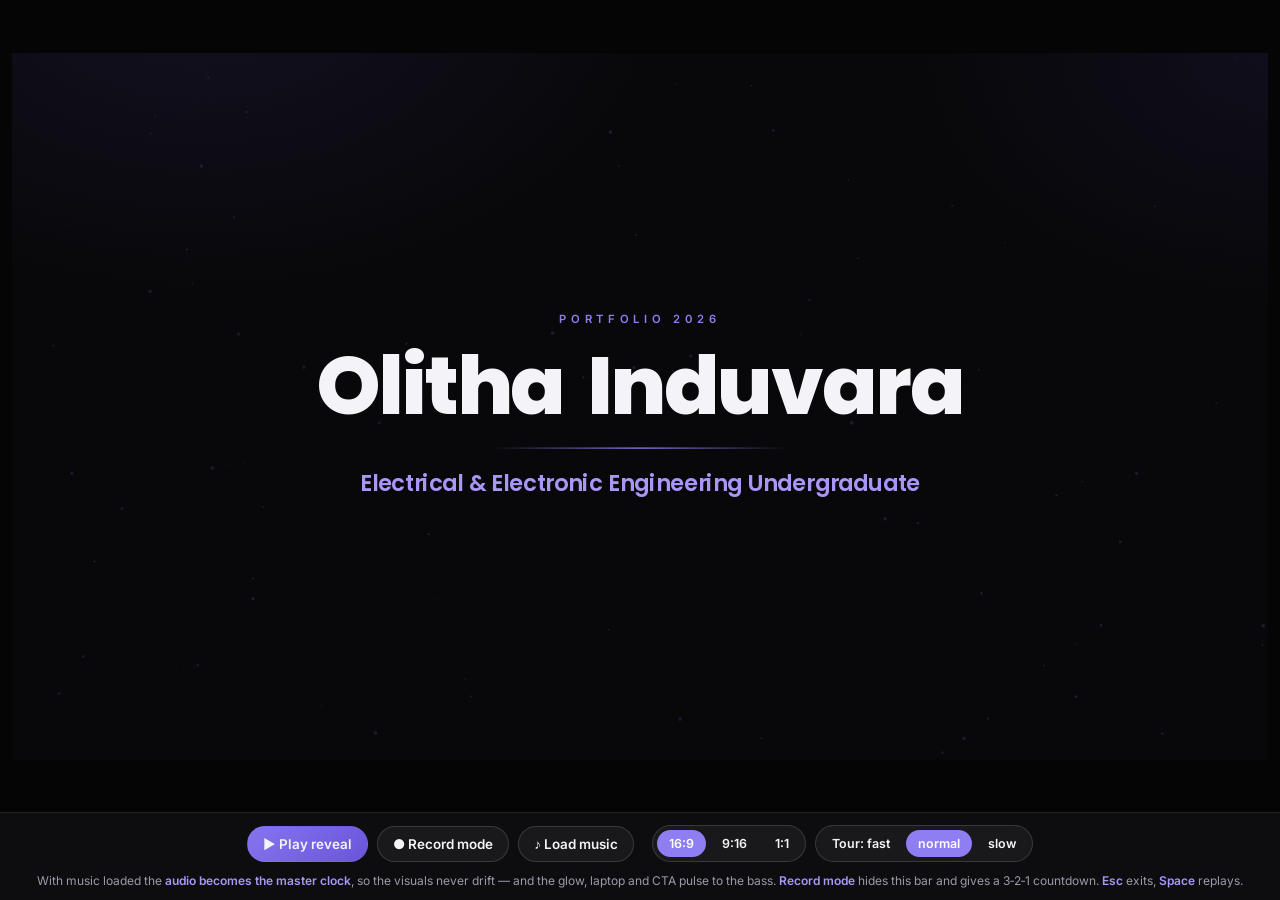
<file: reveal.html>
<!DOCTYPE html>
<html lang="en" data-theme="dark">
<head>
<meta charset="UTF-8">
<meta name="viewport" content="width=device-width, initial-scale=1.0">
<title>Portfolio Reveal — Olitha Induvara</title>
<link rel="preconnect" href="https://fonts.googleapis.com">
<link rel="preconnect" href="https://fonts.gstatic.com" crossorigin>
<link href="https://fonts.googleapis.com/css2?family=Inter:wght@400;500;600&family=Poppins:wght@500;600;700;800;900&display=swap" rel="stylesheet">
<style>
  :root{
    --bg:#08080a; --ink:#f4f4f8; --muted:#9a9aa9;
    --accent:#8f7df2; --accent-2:#a996f7;
    --w:1920px; --h:1080px; --s:1; --beat:0;
  }
  *{margin:0;padding:0;box-sizing:border-box}
  body{
    background:#050506; color:var(--ink);
    font-family:'Inter',system-ui,sans-serif;
    min-height:100vh; overflow:hidden;
    display:flex; flex-direction:column; align-items:center; justify-content:center;
  }

  /* ================= stage ================= */
  .stage-wrap{flex:1;width:100%;display:grid;place-items:center;overflow:hidden}
  .stage-box{position:relative}
  .stage{
    position:absolute; top:0; left:0;
    width:var(--w); height:var(--h);
    transform:scale(var(--s)); transform-origin:top left;
    overflow:hidden;
    background:
      radial-gradient(1200px 800px at 15% -10%, rgba(120,96,240,calc(.10 + var(--beat)*.14)), transparent 60%),
      radial-gradient(1000px 700px at 100% 0%, rgba(84,66,182,.10), transparent 55%),
      var(--bg);
  }
  .net{position:absolute;inset:0;width:100%;height:100%;opacity:calc(.4 + var(--beat)*.45)}

  .scene{position:absolute;inset:0;display:grid;place-items:center;opacity:0;pointer-events:none;
         transition:opacity .45s ease}
  .scene.on{opacity:1}

  /* ================= 1. intro ================= */
  .intro-inner{text-align:center;padding:0 6%}
  .kicker{
    font-size:calc(var(--h)*.016);font-weight:600;letter-spacing:.42em;
    text-transform:uppercase;color:var(--accent);margin-bottom:calc(var(--h)*.028);opacity:0;
  }
  .on .kicker{animation:up .55s cubic-bezier(.2,.8,.25,1) .05s both}
  .name{
    font-family:'Poppins',sans-serif;font-weight:800;
    font-size:calc(var(--h)*.115);line-height:1;letter-spacing:-.025em;
    display:flex;justify-content:center;flex-wrap:wrap;gap:0 .28em;
  }
  .name .word{display:flex}
  .name .ch{display:inline-block;opacity:0;transform:translateY(.45em);filter:blur(9px)}
  .on .name .ch{animation:chIn .5s cubic-bezier(.2,.8,.25,1) both}
  .rule{height:2px;width:0;margin:calc(var(--h)*.03) auto calc(var(--h)*.026);
        background:linear-gradient(90deg,transparent,var(--accent),transparent)}
  .on .rule{animation:ruleIn .6s cubic-bezier(.2,.8,.25,1) .5s both}
  .role{font-family:'Poppins',sans-serif;font-weight:600;
        font-size:calc(var(--h)*.032);color:var(--accent-2);opacity:0}
  .on .role{animation:up .55s cubic-bezier(.2,.8,.25,1) .62s both}

  /* ================= 2. hook ================= */
  .hook{text-align:center}
  .hook h2{font-family:'Poppins',sans-serif;font-weight:900;line-height:1.02;
           font-size:calc(var(--h)*.135);letter-spacing:-.03em}
  .hook .l1{display:block;opacity:0}
  .hook .l2{display:block;opacity:0;
    background:linear-gradient(100deg,#fff 10%,var(--accent-2) 55%,var(--accent) 95%);
    -webkit-background-clip:text;background-clip:text;-webkit-text-fill-color:transparent}
  .on .l1{animation:up .5s cubic-bezier(.2,.8,.25,1) .05s both}
  .on .l2{animation:up .5s cubic-bezier(.2,.8,.25,1) .22s both}
  .hook .url{margin-top:calc(var(--h)*.04);font-size:calc(var(--h)*.026);color:var(--muted);
             letter-spacing:.24em;text-transform:uppercase;opacity:0}
  .on .url{animation:up .5s ease .45s both}

  /* ================= 3. desktop tour ================= */
  .show{display:grid;place-items:center;width:100%;height:100%}
  .caption{position:absolute;left:6%;top:11%;font-family:'Poppins',sans-serif;text-align:left}
  .caption .c-k{font-size:calc(var(--h)*.016);font-weight:700;letter-spacing:.28em;
                text-transform:uppercase;color:var(--accent);margin-bottom:.5em}
  .caption .c-t{font-size:calc(var(--h)*.052);font-weight:800;letter-spacing:-.02em}
  .caption.swap .c-k,.caption.swap .c-t{animation:capIn .5s cubic-bezier(.2,.8,.25,1) both}
  .caption.swap .c-t{animation-delay:.06s}
  .stage[data-fmt="9x16"] .caption,
  .stage[data-fmt="1x1"] .caption{left:0;right:0;top:8%;padding:0 7%;text-align:center}

  .laptop{position:relative;opacity:0;transform-style:preserve-3d}
  .on .laptop{animation:deviceIn 1s cubic-bezier(.2,.8,.25,1) both}
  .laptop .lid{
    width:min(calc(var(--h)*1.02), calc(var(--w)*.80));padding:calc(var(--h)*.011);
    background:linear-gradient(150deg,#26262c,#141418);border-radius:calc(var(--h)*.016);
    box-shadow:0 40px 90px -30px rgba(0,0,0,.9),
               0 0 calc(var(--h)*.06) rgba(143,125,242,calc(var(--beat)*.5)),
               0 0 0 1px rgba(255,255,255,.07);
  }
  .laptop .screen{position:relative;width:100%;aspect-ratio:16/10;overflow:hidden;
                  border-radius:calc(var(--h)*.008);background:#0a0a0c}
  .laptop .base{
    width:min(calc(var(--h)*1.12), calc(var(--w)*.88));height:calc(var(--h)*.016);margin:0 auto;
    background:linear-gradient(180deg,#2b2b31,#17171b);
    border-radius:0 0 calc(var(--h)*.01) calc(var(--h)*.01);
    box-shadow:0 18px 34px -14px rgba(0,0,0,.85);
  }

  /* page dots for the tour */
  .pagedots{position:absolute;left:0;right:0;bottom:7%;display:flex;gap:calc(var(--h)*.011);
            justify-content:center;opacity:0}
  .on .pagedots{animation:up .6s ease .9s both}
  .pagedots i{width:calc(var(--h)*.008);height:calc(var(--h)*.008);border-radius:99px;
              background:rgba(255,255,255,.22);transition:all .4s ease}
  .pagedots i.a{background:var(--accent);width:calc(var(--h)*.032)}

  /* ================= 4. mobile ================= */
  .phone{position:relative;opacity:0}
  .on .phone{animation:deviceIn .9s cubic-bezier(.2,.8,.25,1) both}
  .phone .body{
    width:min(calc(var(--h)*.30), calc(var(--w)*.36));padding:calc(var(--h)*.009);
    background:linear-gradient(150deg,#26262c,#141418);border-radius:calc(var(--h)*.045);
    box-shadow:0 40px 90px -28px rgba(0,0,0,.9),
               0 0 calc(var(--h)*.05) rgba(143,125,242,calc(var(--beat)*.45)),
               0 0 0 1px rgba(255,255,255,.07);
  }
  .phone .screen{position:relative;width:100%;aspect-ratio:390/844;overflow:hidden;
                 border-radius:calc(var(--h)*.037);background:#0a0a0c}
  .phone .notch{position:absolute;top:calc(var(--h)*.016);left:50%;transform:translateX(-50%);
                width:26%;height:calc(var(--h)*.011);border-radius:99px;background:#0b0b0d;z-index:4}

  .frame{position:absolute;top:0;left:0;border:0;transform-origin:top left;
         transition:opacity .5s ease}
  .glare{position:absolute;inset:0;z-index:3;pointer-events:none;
    background:linear-gradient(115deg,transparent 35%,rgba(255,255,255,.09) 48%,transparent 60%);
    transform:translateX(-120%)}
  .on .glare{animation:sweep 2.6s ease 1s both}

  /* ================= 5. stats ================= */
  .stats{display:flex;gap:calc(var(--h)*.026);flex-wrap:wrap;justify-content:center;padding:0 7%}
  .stat{min-width:calc(var(--h)*.25);padding:calc(var(--h)*.04) calc(var(--h)*.03);
    border-radius:calc(var(--h)*.022);text-align:center;opacity:0;
    background:rgba(255,255,255,.045);border:1px solid rgba(255,255,255,.12);
    backdrop-filter:blur(16px)}
  .on .stat{animation:popIn .6s cubic-bezier(.2,.8,.3,1.1) both}
  .on .stat:nth-child(1){animation-delay:.08s}
  .on .stat:nth-child(2){animation-delay:.2s}
  .on .stat:nth-child(3){animation-delay:.32s}
  .on .stat:nth-child(4){animation-delay:.44s}
  .stat .n{font-family:'Poppins',sans-serif;font-weight:800;font-size:calc(var(--h)*.06);
    line-height:1;letter-spacing:-.02em;
    background:linear-gradient(120deg,#fff,var(--accent-2));
    -webkit-background-clip:text;background-clip:text;-webkit-text-fill-color:transparent}
  .stat .l{margin-top:.7em;font-size:calc(var(--h)*.018);color:var(--muted);line-height:1.45}

  /* ================= 6. end ================= */
  .end{text-align:center}
  .end .e-name{font-family:'Poppins',sans-serif;font-weight:800;
    font-size:calc(var(--h)*.085);letter-spacing:-.025em;opacity:0}
  .on .e-name{animation:up .7s cubic-bezier(.2,.8,.25,1) .05s both}
  .end .e-role{margin-top:.6em;font-size:calc(var(--h)*.026);color:var(--accent-2);
    font-weight:600;opacity:0}
  .on .e-role{animation:up .7s ease .25s both}
  .end .e-url{margin-top:calc(var(--h)*.05);display:inline-block;
    padding:calc(var(--h)*.022) calc(var(--h)*.05);border-radius:99px;
    font-family:'Poppins',sans-serif;font-weight:700;font-size:calc(var(--h)*.03);
    background:linear-gradient(135deg,#8574ef,#6a55d9);color:#fff;
    box-shadow:0 24px 60px -18px rgba(133,116,239,calc(.55 + var(--beat)*.45));opacity:0;
    transform-origin:center}
  .on .e-url{animation:popIn .7s cubic-bezier(.2,.8,.3,1.1) .45s both}
  .end .e-meta{margin-top:calc(var(--h)*.04);font-size:calc(var(--h)*.019);color:var(--muted);
    letter-spacing:.18em;text-transform:uppercase;opacity:0}
  .on .e-meta{animation:up .7s ease .7s both}

  /* ================= keyframes ================= */
  @keyframes up{from{opacity:0;transform:translateY(24px)}to{opacity:1;transform:none}}
  @keyframes capIn{from{opacity:0;transform:translateY(18px)}to{opacity:1;transform:none}}
  @keyframes chIn{to{opacity:1;transform:none;filter:blur(0)}}
  @keyframes ruleIn{from{width:0;opacity:0}to{width:min(46%,calc(var(--h)*.5));opacity:1}}
  @keyframes popIn{from{opacity:0;transform:translateY(26px) scale(.94)}to{opacity:1;transform:none}}
  @keyframes deviceIn{
    from{opacity:0;transform:perspective(2200px) rotateX(14deg) rotateY(-10deg) scale(.88) translateY(50px)}
    to{opacity:1;transform:perspective(2200px) rotateX(0) rotateY(0) scale(1) translateY(0)}}
  @keyframes sweep{from{transform:translateX(-120%)}to{transform:translateX(120%)}}

  .bar{position:absolute;left:0;bottom:0;height:3px;width:0;background:var(--accent);z-index:9}

  /* ================= controls ================= */
  .controls{display:flex;gap:9px;align-items:center;flex-wrap:wrap;justify-content:center;
    padding:12px 16px;background:#0d0d10;border-top:1px solid rgba(255,255,255,.08);width:100%}
  button,.seg,label.file{font-family:'Inter',sans-serif;font-size:.84rem;font-weight:600;
    padding:9px 15px;border-radius:99px;border:1px solid rgba(255,255,255,.14);
    background:rgba(255,255,255,.05);color:var(--ink);cursor:pointer;transition:all .18s ease}
  button:hover,label.file:hover{border-color:var(--accent);color:var(--accent-2)}
  button.primary{background:linear-gradient(135deg,#8574ef,#6a55d9);border-color:transparent}
  button.primary:hover{color:#fff;filter:brightness(1.1)}
  .seg{display:flex;gap:4px;padding:4px}
  .seg button{padding:6px 12px;border:0;background:transparent;font-size:.78rem}
  .seg button.active{background:var(--accent);color:#fff}
  .hint{color:var(--muted);font-size:.75rem;flex-basis:100%;text-align:center;margin-top:2px}
  .hint b{color:var(--accent-2);font-weight:600}
  #audioFile{display:none}
  .track{color:var(--accent-2);font-size:.78rem;max-width:190px;overflow:hidden;
         text-overflow:ellipsis;white-space:nowrap}
  body.rec .controls{display:none}
  body.rec{background:#000}
  .countdown{position:absolute;inset:0;display:none;place-items:center;z-index:20;background:#000;
    font-family:'Poppins',sans-serif;font-weight:800;font-size:calc(var(--h)*.16);color:#fff}
  .countdown.on{display:grid}
</style>
</head>
<body>

<div class="stage-wrap">
 <div class="stage-box" id="stageBox">
  <div class="stage" id="stage">
    <canvas class="net" id="net"></canvas>

    <section class="scene" data-scene="intro">
      <div class="intro-inner">
        <p class="kicker">Portfolio 2026</p>
        <h1 class="name" id="nameEl"></h1>
        <div class="rule"></div>
        <p class="role">Electrical &amp; Electronic Engineering Undergraduate</p>
      </div>
    </section>

    <section class="scene hook" data-scene="hook">
      <div>
        <h2><span class="l1">My portfolio</span><span class="l2">is now live.</span></h2>
        <p class="url">University of Peradeniya</p>
      </div>
    </section>

    <section class="scene show" data-scene="desktop">
      <div class="caption" id="deskCap"><p class="c-k"></p><p class="c-t"></p></div>
      <div class="laptop">
        <div class="lid">
          <div class="screen" id="deskScreen">
            <iframe class="frame" id="fA" width="1440" height="900" scrolling="no" title="Preview A"></iframe>
            <iframe class="frame" id="fB" width="1440" height="900" scrolling="no" title="Preview B" style="opacity:0"></iframe>
            <span class="glare"></span>
          </div>
        </div>
        <div class="base"></div>
      </div>
      <div class="pagedots" id="pageDots"></div>
    </section>

    <section class="scene show" data-scene="mobile">
      <div class="caption"><p class="c-k">Designed for every screen</p><p class="c-t">Fully responsive</p></div>
      <div class="phone">
        <div class="body">
          <div class="screen" id="phoneScreen">
            <span class="notch"></span>
            <iframe class="frame" id="phoneFrame" width="390" height="844" scrolling="no" title="Mobile preview"></iframe>
            <span class="glare"></span>
          </div>
        </div>
      </div>
    </section>

    <section class="scene" data-scene="stats">
      <div class="stats">
        <div class="stat"><p class="n">9</p><p class="l">Engineering<br>projects</p></div>
        <div class="stat"><p class="n">2nd</p><p class="l">Place — Idea to<br>Invention 2025</p></div>
        <div class="stat"><p class="n">5</p><p class="l">Asteroid search<br>campaigns</p></div>
        <div class="stat"><p class="n">140+</p><p class="l">LED walls — EngEx<br>2025 media lead</p></div>
      </div>
    </section>

    <section class="scene end" data-scene="end">
      <div>
        <p class="e-name">Olitha Induvara</p>
        <p class="e-role">Electrical &amp; Electronic Engineering Undergraduate</p>
        <p class="e-url">View the portfolio</p>
        <p class="e-meta">olithainduvara@gmail.com</p>
      </div>
    </section>

    <div class="bar" id="bar"></div>
    <div class="countdown" id="countdown"></div>
  </div>
 </div>
</div>

<div class="controls">
  <button class="primary" id="play">▶ Play reveal</button>
  <button id="rec">● Record mode</button>
  <label class="file" for="audioFile">♪ Load music</label>
  <input type="file" id="audioFile" accept="audio/*">
  <span class="track" id="trackName"></span>
  <div class="seg" id="fmt">
    <button data-f="16x9" class="active">16:9</button>
    <button data-f="9x16">9:16</button>
    <button data-f="1x1">1:1</button>
  </div>
  <div class="seg" id="speed">
    <button data-p="2600" >Tour: fast</button>
    <button data-p="3400" class="active">normal</button>
    <button data-p="4400">slow</button>
  </div>
  <p class="hint">
    With music loaded the <b>audio becomes the master clock</b>, so the visuals never drift —
    and the glow, laptop and CTA pulse to the bass. <b>Record mode</b> hides this bar and gives a 3‑2‑1 countdown. <b>Esc</b> exits, <b>Space</b> replays.
  </p>
</div>

<script>
(function(){
  'use strict';

  /* ============ the full site tour — every tab ============ */
  const PAGES = [
    { f:'index.html',        k:'The story',             t:'Bio &amp; Education', s:1500 },
    { f:'projects.html',     k:'Engineering in action', t:'Projects',            s:2100 },
    { f:'achievements.html', k:'Milestones',            t:'Achievements',        s:1700 },
    { f:'events.html',       k:'Community &amp; events',t:'Participations',      s:1900 },
    { f:'skills.html',       k:'Beyond engineering',    t:'Skills',              s:2200 },
    { f:'experience.html',   k:'My journey',            t:'Experience',          s:1400 },
    { f:'photography.html',  k:'Creative work',         t:'Photography',         s:1700 }
  ];
  let PAGE_DUR = 3400;

  /* ============ formats ============ */
  const FORMATS = { '16x9':[1920,1080], '9x16':[1080,1920], '1x1':[1080,1080] };
  const stage = document.getElementById('stage');
  let fmt = '16x9';

  function applyFormat(){
    const [w,h] = FORMATS[fmt];
    stage.style.setProperty('--w', w+'px');
    stage.style.setProperty('--h', h+'px');
    stage.dataset.fmt = fmt;
    fit(); netSize();
  }
  function fit(){
    const [w,h] = FORMATS[fmt];
    const wrap = document.querySelector('.stage-wrap').getBoundingClientRect();
    const s = Math.max(Math.min((wrap.width-24)/w, (wrap.height-24)/h), 0.05);
    stage.style.setProperty('--s', s);
    const box = document.getElementById('stageBox');
    box.style.width = (w*s)+'px'; box.style.height = (h*s)+'px';
  }
  window.addEventListener('resize', ()=>{ fit(); layoutFrames(); });

  document.getElementById('fmt').addEventListener('click', e=>{
    const b = e.target.closest('button'); if(!b) return;
    document.querySelectorAll('#fmt button').forEach(x=>x.classList.remove('active'));
    b.classList.add('active'); fmt = b.dataset.f; applyFormat(); layoutFrames();
  });
  document.getElementById('speed').addEventListener('click', e=>{
    const b = e.target.closest('button'); if(!b) return;
    document.querySelectorAll('#speed button').forEach(x=>x.classList.remove('active'));
    b.classList.add('active'); PAGE_DUR = +b.dataset.p; buildTimeline();
  });

  /* ============ name letters ============ */
  const nameEl = document.getElementById('nameEl');
  'Olitha Induvara'.split(' ').forEach((word, wi)=>{
    const w = document.createElement('span'); w.className='word';
    word.split('').forEach((ch,i)=>{
      const s = document.createElement('span');
      s.className='ch'; s.textContent=ch;
      s.style.animationDelay = (0.12 + (wi*7+i)*0.028)+'s';
      w.appendChild(s);
    });
    nameEl.appendChild(w);
  });

  /* ============ particle net (beat reactive) ============ */
  const cv = document.getElementById('net'), cx = cv.getContext('2d');
  let pts=[], W=0, H=0;
  function netSize(){
    const [w,h] = FORMATS[fmt];
    W = cv.width = w; H = cv.height = h;
    pts = Array.from({length: Math.round(w*h/26000)}, ()=>({
      x:Math.random()*W, y:Math.random()*H,
      vx:(Math.random()-.5)*.35, vy:(Math.random()-.5)*.35, r:Math.random()*1.8+1
    }));
  }
  function netFrame(){
    cx.clearRect(0,0,W,H);
    const b = beat;
    for(const p of pts){
      p.x += p.vx*(1+b*1.6); p.y += p.vy*(1+b*1.6);
      if(p.x<0||p.x>W) p.vx*=-1;
      if(p.y<0||p.y>H) p.vy*=-1;
    }
    for(let i=0;i<pts.length;i++)for(let j=i+1;j<pts.length;j++){
      const a=pts[i],c=pts[j],d=Math.hypot(a.x-c.x,a.y-c.y);
      if(d<170){
        cx.strokeStyle='rgba(143,125,242,'+((0.13+b*0.2)*(1-d/170))+')';
        cx.lineWidth=1; cx.beginPath(); cx.moveTo(a.x,a.y); cx.lineTo(c.x,c.y); cx.stroke();
      }
    }
    cx.fillStyle='rgba(143,125,242,'+(0.4+b*0.4)+')';
    for(const p of pts){ cx.beginPath(); cx.arc(p.x,p.y,p.r*(1+b*.5),0,7); cx.fill(); }
    requestAnimationFrame(netFrame);
  }

  /* ============ live site frames ============ */
  const fA = document.getElementById('fA'), fB = document.getElementById('fB');
  const phoneFrame = document.getElementById('phoneFrame');
  let front = fA, back = fB;

  function layoutFrames(){
    [[fA,'deskScreen',1440],[fB,'deskScreen',1440],[phoneFrame,'phoneScreen',390]]
    .forEach(([f, boxId, natW])=>{
      const box = document.getElementById(boxId); if(!box || !f) return;
      const r = box.getBoundingClientRect();
      const sc = parseFloat(getComputedStyle(stage).getPropertyValue('--s')) || 1;
      f.style.transform = 'scale(' + ((r.width/sc)/natW) + ')';
    });
  }
  function styleFrame(f){
    try{
      const d = f.contentDocument;
      d.documentElement.dataset.theme = 'dark';
      d.documentElement.style.scrollBehavior = 'auto';
    }catch(e){}
  }
  [fA,fB,phoneFrame].forEach(f=>f.addEventListener('load', ()=>{ styleFrame(f); layoutFrames(); }));

  function scrollFrame(f, to, dur){
    let win; try{ win=f.contentWindow; }catch(e){ return; }
    if(!win) return;
    const from = win.scrollY||0, t0 = performance.now();
    (function step(now){
      const p = Math.min((now-t0)/dur,1);
      const e = p<.5 ? 2*p*p : 1-Math.pow(-2*p+2,2)/2;
      try{ win.scrollTo(0, from+(to-from)*e); }catch(err){ return; }
      if(p<1 && playing) requestAnimationFrame(step);
    })(t0);
  }

  /* page dots */
  const dotsEl = document.getElementById('pageDots');
  PAGES.forEach(()=>dotsEl.appendChild(document.createElement('i')));
  const dots = [...dotsEl.children];

  const capEl = document.getElementById('deskCap');
  function gotoPage(i){
    const p = PAGES[i];
    capEl.classList.remove('swap'); void capEl.offsetWidth; capEl.classList.add('swap');
    capEl.querySelector('.c-k').innerHTML = p.k;
    capEl.querySelector('.c-t').innerHTML = p.t;

    if(i > 0){                       // crossfade to the preloaded frame
      front.style.opacity = 0;
      back.style.opacity  = 1;
      const tmp = front; front = back; back = tmp;
    }
    try{ front.contentWindow.scrollTo(0,0); }catch(e){}
    scrollFrame(front, p.s, PAGE_DUR - 700);
    if(PAGES[i+1]) back.src = PAGES[i+1].f;   // preload the next tab
    dots.forEach((d,k)=>d.classList.toggle('a', k===i));
  }
  function primeTour(){
    front = fA; back = fB;
    fA.style.opacity = 1; fB.style.opacity = 0;
    fA.src = PAGES[0].f;
    if(PAGES[1]) fB.src = PAGES[1].f;
    phoneFrame.src = 'skills.html';
  }

  /* ============ timeline ============ */
  const scenes = {};
  document.querySelectorAll('.scene').forEach(s=>scenes[s.dataset.scene]=s);
  function setScene(n){
    Object.values(scenes).forEach(s=>s.classList.remove('on'));
    if(scenes[n]) scenes[n].classList.add('on');
  }

  let CUES = [], TOTAL = 0;
  function buildTimeline(){
    CUES = [];
    let t = 0;
    CUES.push({t:0,      go:()=>setScene('intro')});      t = 2600;   // snappy intro
    CUES.push({t:t,      go:()=>setScene('hook')});       t += 2200;  // snappy hook
    const tourStart = t;
    CUES.push({t:tourStart, go:()=>setScene('desktop')});
    PAGES.forEach((p,i)=>{ CUES.push({ t: tourStart + i*PAGE_DUR, go:()=>gotoPage(i) }); });
    t = tourStart + PAGES.length*PAGE_DUR;
    CUES.push({t:t, go:()=>{ setScene('mobile');
      try{ phoneFrame.contentWindow.scrollTo(0,0); }catch(e){}
      setTimeout(()=>scrollFrame(phoneFrame, 2600, 3600), 900); }});     t += 4600;
    CUES.push({t:t, go:()=>setScene('stats')});                          t += 3600;
    CUES.push({t:t, go:()=>setScene('end')});                            t += 4400;
    TOTAL = t;
    CUES.push({t:TOTAL, go:()=>stop()});
    document.getElementById('dur') && (document.getElementById('dur').textContent = (TOTAL/1000).toFixed(1)+'s');
  }

  const bar = document.getElementById('bar');
  let playing=false, startT=0, idx=0, raf=0;

  function clockMs(){
    // audio is the master clock when a track is loaded — zero drift
    if(audio && !audio.paused) return audio.currentTime*1000;
    return performance.now() - startT;
  }
  function tick(){
    if(!playing) return;
    const el = clockMs();
    bar.style.width = Math.min(el/TOTAL*100,100)+'%';
    while(idx<CUES.length && el>=CUES[idx].t){ CUES[idx].go(); idx++; }
    raf = requestAnimationFrame(tick);
  }
  function play(){
    stop();
    primeTour();
    playing=true; idx=0; startT=performance.now();
    if(audio){ try{ audio.currentTime=0; audio.play(); ac&&ac.resume(); }catch(e){} }
    raf = requestAnimationFrame(tick);
  }
  function stop(){
    playing=false; cancelAnimationFrame(raf);
    if(audio){ try{ audio.pause(); }catch(e){} }
  }
  document.getElementById('play').addEventListener('click', play);

  /* ============ music + beat analysis ============ */
  let audio=null, ac=null, analyser=null, freq=null, beat=0;
  document.getElementById('audioFile').addEventListener('change', e=>{
    const file = e.target.files[0]; if(!file) return;
    document.getElementById('trackName').textContent = '♪ ' + file.name;
    if(audio){ try{ audio.pause(); }catch(err){} }
    audio = new Audio(URL.createObjectURL(file));
    audio.preload = 'auto';
    try{
      ac = ac || new (window.AudioContext||window.webkitAudioContext)();
      const src = ac.createMediaElementSource(audio);
      analyser = ac.createAnalyser();
      analyser.fftSize = 1024; analyser.smoothingTimeConstant = 0.75;
      freq = new Uint8Array(analyser.frequencyBinCount);
      src.connect(analyser); analyser.connect(ac.destination);
    }catch(err){ analyser = null; }
  });
  function beatLoop(){
    if(analyser && audio && !audio.paused){
      analyser.getByteFrequencyData(freq);
      let sum=0; for(let i=1;i<=8;i++) sum += freq[i];      // bass bins
      const level = Math.min(sum/(8*255) * 1.5, 1);
      beat = beat*0.72 + level*0.28;                         // smooth + decay
    } else beat *= 0.9;
    stage.style.setProperty('--beat', beat.toFixed(3));
    requestAnimationFrame(beatLoop);
  }

  /* ============ record mode ============ */
  const cd = document.getElementById('countdown');
  document.getElementById('rec').addEventListener('click', ()=>{
    document.body.classList.add('rec'); fit(); layoutFrames();
    let n=3; cd.classList.add('on'); cd.textContent=n;
    const iv=setInterval(()=>{
      n--;
      if(n===0){ clearInterval(iv); cd.classList.remove('on'); play(); }
      else cd.textContent=n;
    },1000);
  });
  document.addEventListener('keydown', e=>{
    if(e.key==='Escape'){ document.body.classList.remove('rec'); cd.classList.remove('on'); stop(); fit(); layoutFrames(); }
    if(e.key===' '){ e.preventDefault(); play(); }
  });

  /* ============ boot ============ */
  applyFormat(); netFrame(); beatLoop(); buildTimeline();
  setScene('intro'); primeTour();
  setTimeout(layoutFrames, 400);
})();
</script>
</body>
</html>
</file>
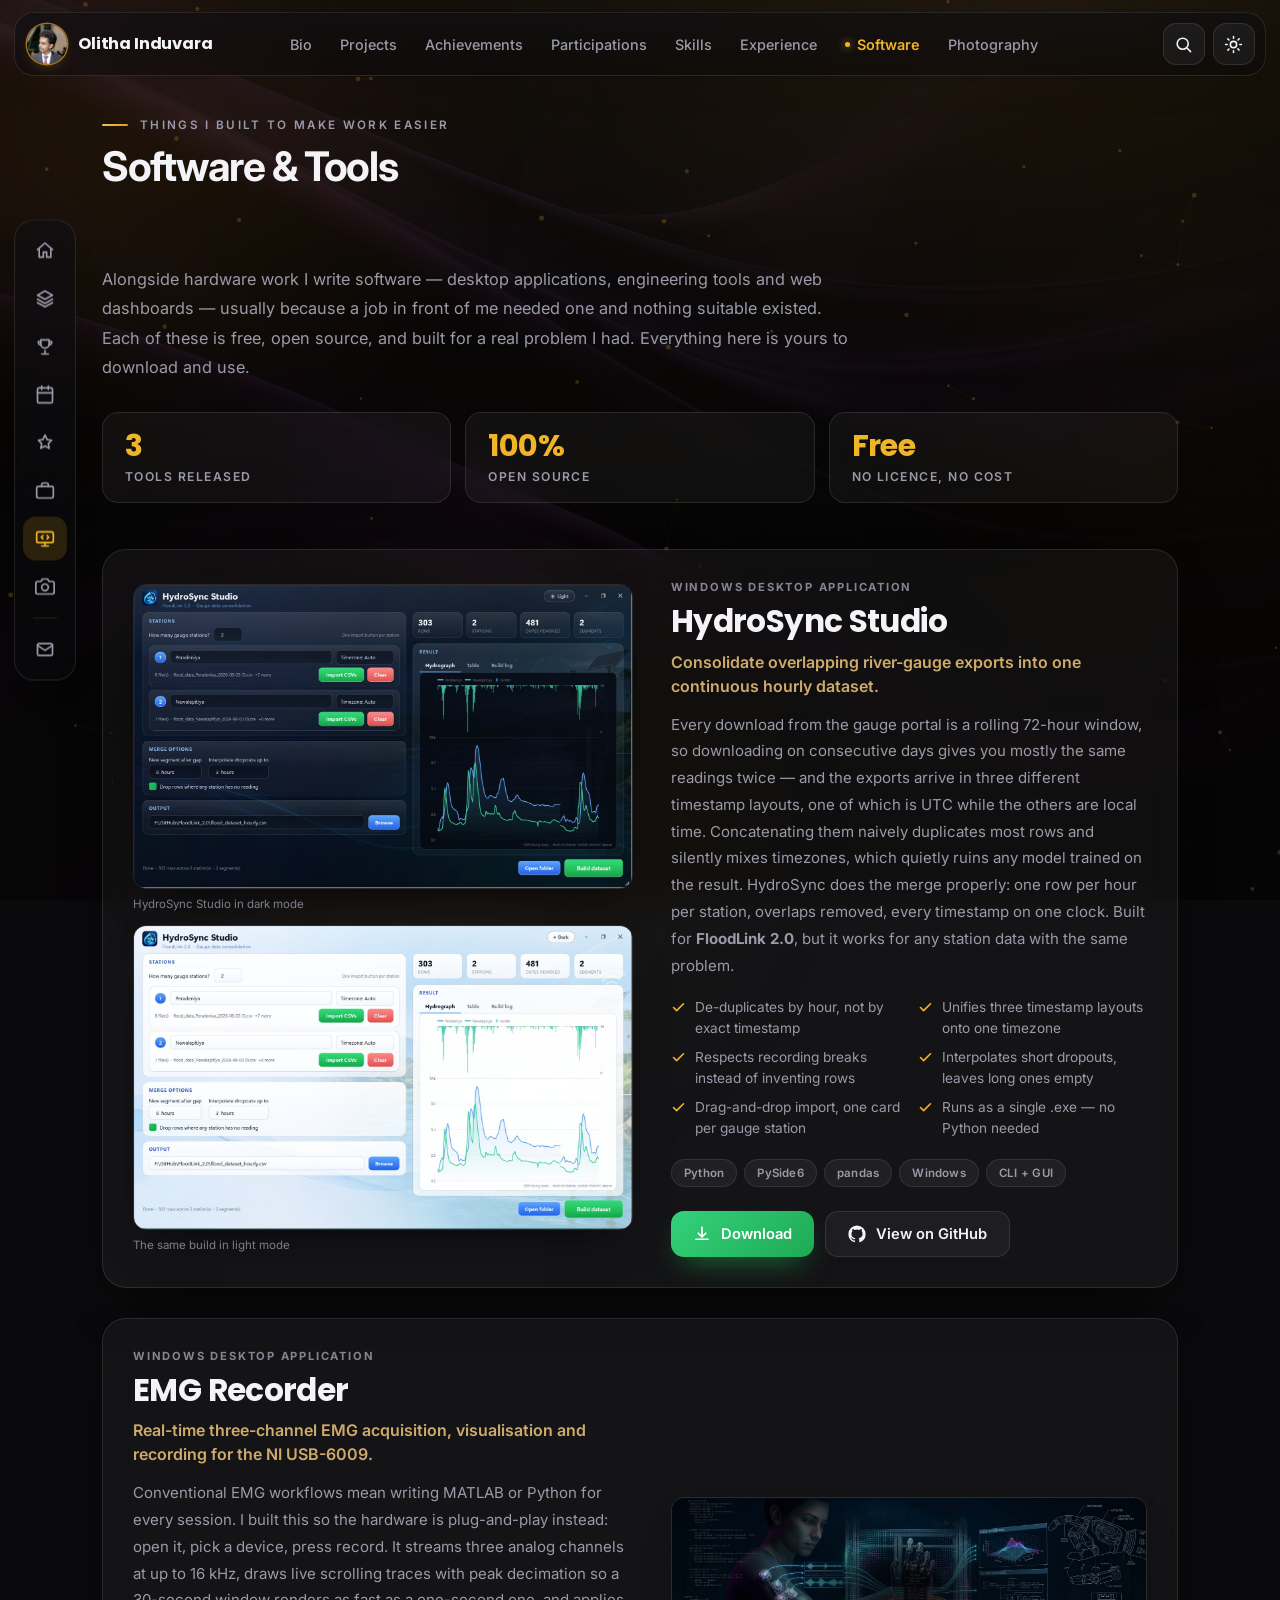
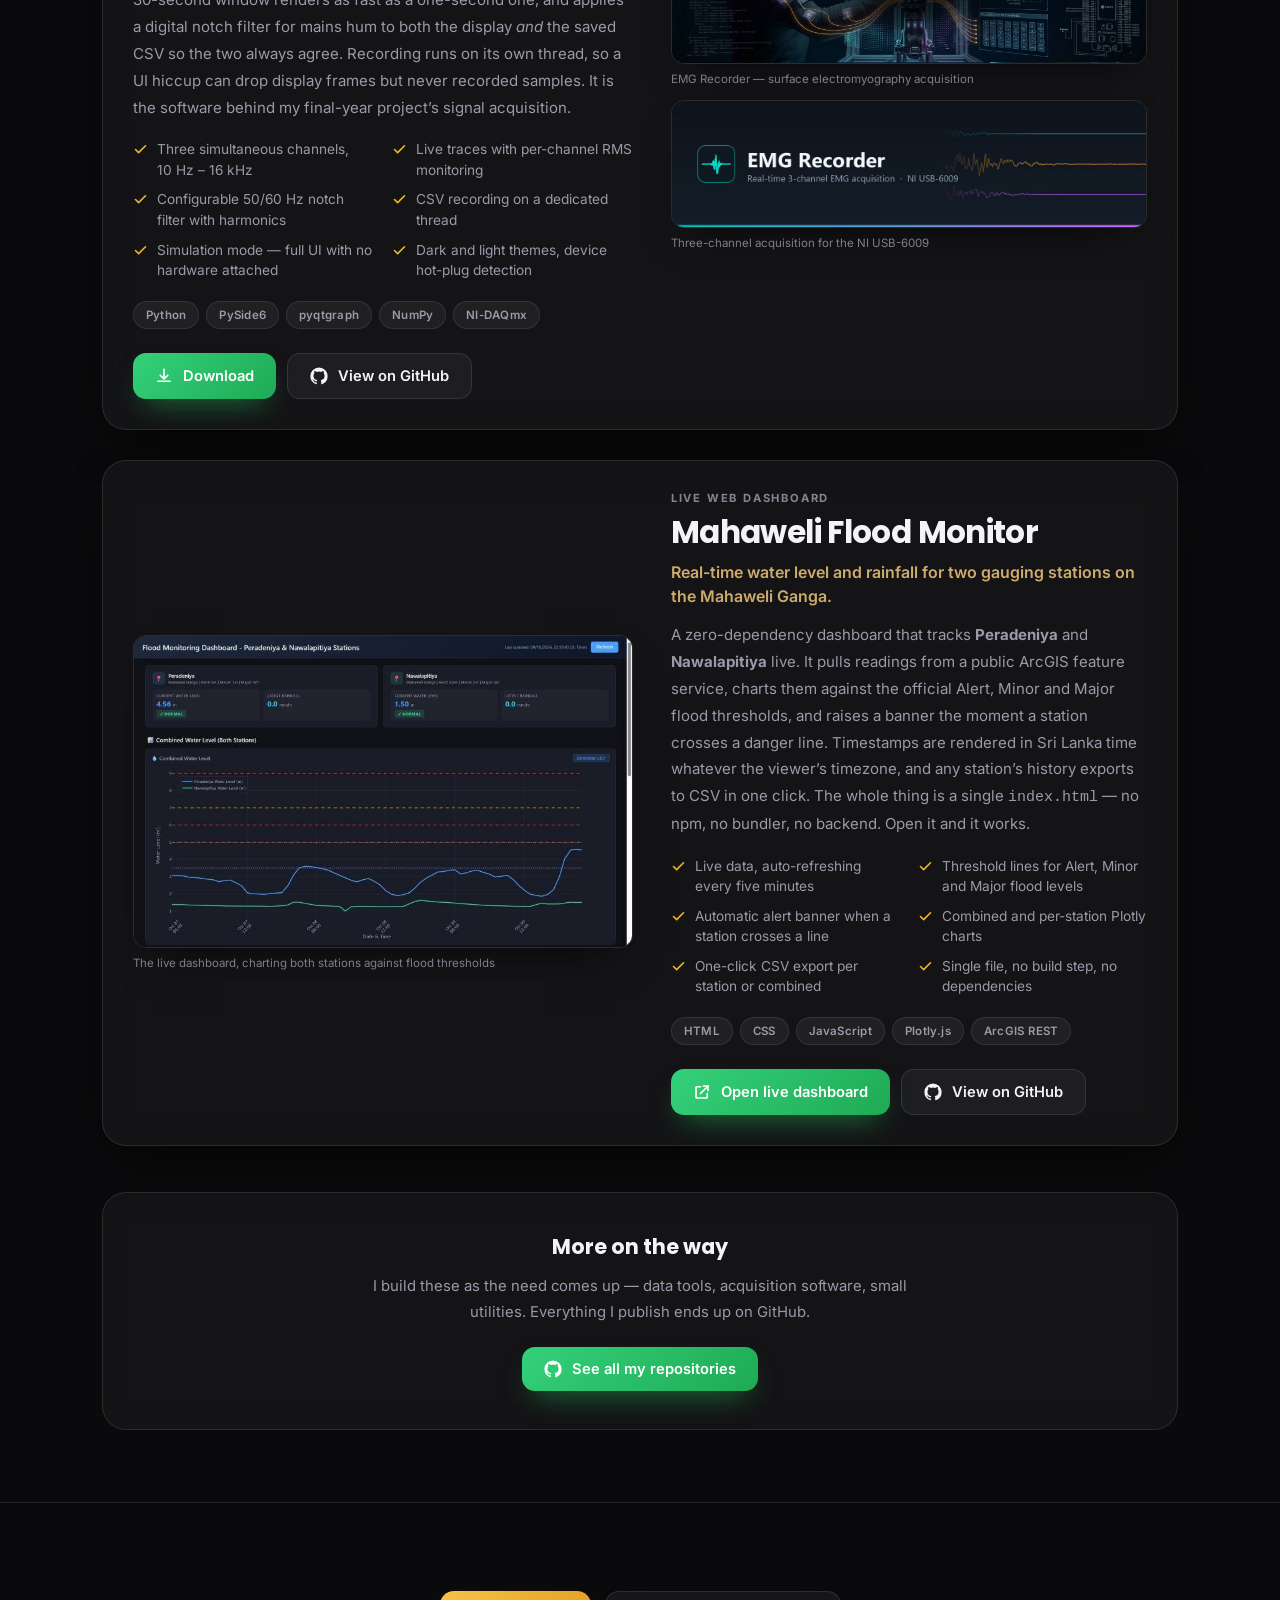
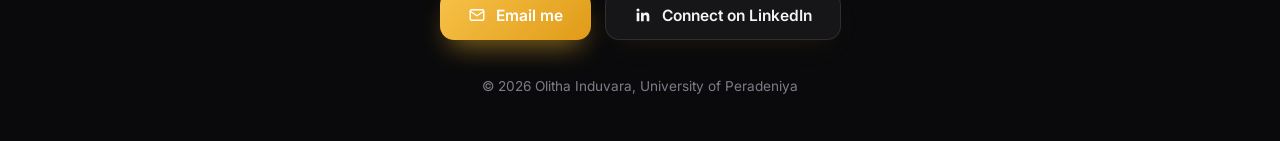
<file: software.html>
<!DOCTYPE html>
<html lang="en" data-theme="dark">
<head>
  <meta charset="UTF-8">
  <meta name="viewport" content="width=device-width, initial-scale=1.0">
  <title>Software &amp; Tools — Olitha Induvara</title>
  <meta name="description" content="Desktop applications, engineering tools and web dashboards built by Olitha Induvara — HydroSync Studio, EMG Recorder and the Mahaweli flood monitoring dashboard. Free to download.">
  <link rel="icon" href="data:image/svg+xml,%3Csvg xmlns='http://www.w3.org/2000/svg' viewBox='0 0 100 100'%3E%3Cdefs%3E%3ClinearGradient id='g' x1='0' y1='0' x2='1' y2='1'%3E%3Cstop offset='0' stop-color='%23f7c249'/%3E%3Cstop offset='1' stop-color='%23e09b18'/%3E%3C/linearGradient%3E%3C/defs%3E%3Ccircle cx='50' cy='50' r='48' fill='url(%23g)'/%3E%3Ctext x='50' y='68' text-anchor='middle' font-size='54' fill='%231a1306' font-family='Verdana' font-weight='bold'%3EO%3C/text%3E%3C/svg%3E">
  <link rel="preconnect" href="https://fonts.googleapis.com">
  <link rel="preconnect" href="https://fonts.gstatic.com" crossorigin>
  <link href="https://fonts.googleapis.com/css2?family=Inter:wght@400;500;600&family=Poppins:wght@500;600;700;800&display=swap" rel="stylesheet">
  <link rel="stylesheet" href="style.css">
</head>
<body>

  <div class="blob blob-1" aria-hidden="true"></div>
  <div class="blob blob-2" aria-hidden="true"></div>
  <div class="blob blob-3" aria-hidden="true"></div>
  <canvas id="netCanvas" class="net-canvas" aria-hidden="true"></canvas>
  <!-- ======================= NAVBAR ======================= -->
  <header class="topbar">
    <div class="g-bar-filter" aria-hidden="true"></div>
    <div class="g-bar-overlay" aria-hidden="true"></div>
    <div class="g-bar-spec" aria-hidden="true"></div>
    <div class="topbar-inner">
      <a class="brand" href="index.html">
        <img class="brand-mark" src="assets/avatar.jpg" alt="" width="40" height="40">
        <span class="brand-text">
          Olitha Induvara
          <span class="brand-sub">Electrical &amp; Electronic Engineering Undergraduate</span>
        </span>
      </a>

      <nav class="nav-links" id="navLinks">
        <a href="index.html" class="nav-link">Bio</a>
        <a href="projects.html" class="nav-link">Projects</a>
        <a href="achievements.html" class="nav-link">Achievements</a>
        <a href="events.html" class="nav-link">Participations</a>
        <a href="skills.html" class="nav-link">Skills</a>
        <a href="experience.html" class="nav-link">Experience</a>
        <a href="software.html" class="nav-link active">Software</a>
        <a href="photography.html" class="nav-link">Photography</a>
      </nav>

      <div class="nav-actions">
        <button class="icon-btn" id="searchBtn" aria-label="Search (quick navigation)" title="Quick search">
          <svg viewBox="0 0 24 24" fill="none" stroke="currentColor" stroke-width="2" stroke-linecap="round"><circle cx="11" cy="11" r="7"/><path d="m21 21-4.3-4.3"/></svg>
        </button>
        <button class="icon-btn theme-btn" id="themeToggle" aria-label="Toggle dark mode" title="Toggle theme">
          <svg class="icon-moon" viewBox="0 0 24 24" fill="none" stroke="currentColor" stroke-width="2" stroke-linecap="round" stroke-linejoin="round"><path d="M21 12.8A9 9 0 1 1 11.2 3a7 7 0 0 0 9.8 9.8Z"/></svg>
          <svg class="icon-sun" viewBox="0 0 24 24" fill="none" stroke="currentColor" stroke-width="2" stroke-linecap="round"><circle cx="12" cy="12" r="4"/><path d="M12 2v2m0 16v2M4.9 4.9l1.4 1.4m11.3 11.3 1.4 1.4M2 12h2m16 0h2M4.9 19.1l1.4-1.4M17.7 6.3l1.4-1.4"/></svg>
          <span class="theme-label">Dark</span>
        </button>
        <button class="icon-btn burger" id="burgerBtn" aria-label="Open menu" title="Menu">
          <svg viewBox="0 0 24 24" fill="none" stroke="currentColor" stroke-width="2" stroke-linecap="round"><path d="M4 7h16M4 12h16M4 17h16"/></svg>
        </button>
      </div>
    </div>
  </header>
  <main>
    <!-- ======================= PAGE HEADER ======================= -->
    <section class="page-hero">
      <div class="container">
        <p class="page-kicker reveal">Things I Built to Make Work Easier</p>
        <h1 class="reveal">Software &amp; Tools</h1>
      </div>
    </section>

    <section class="section">
      <div class="container">
        <p class="tools-intro reveal">
          Alongside hardware work I write software &mdash; desktop applications, engineering tools and
          web dashboards &mdash; usually because a job in front of me needed one and nothing suitable
          existed. Each of these is free, open source, and built for a real problem I had.
          Everything here is yours to download and use.
        </p>

        <div class="tools-stats reveal">
          <div class="tstat"><strong data-count="3">3</strong><span>Tools released</span></div>
          <div class="tstat"><strong data-count="100">100%</strong><span>Open source</span></div>
          <div class="tstat"><strong data-count="0">Free</strong><span>No licence, no cost</span></div>
        </div>

        <article class="app-card reveal" id="tool-hydrosync" style="--i:0">
          <div class="app-media">
              <figure class="shot lead">
                <img src="assets/tools/hydrosync-dark.jpg" alt="HydroSync Studio in dark mode" loading="lazy">
                <figcaption>HydroSync Studio in dark mode</figcaption>
              </figure>
              <figure class="shot">
                <img src="assets/tools/hydrosync-light.jpg" alt="The same build in light mode" loading="lazy">
                <figcaption>The same build in light mode</figcaption>
              </figure>
          </div>
          <div class="app-body">
            <p class="app-kicker">Windows desktop application</p>
            <h2 class="app-title">HydroSync Studio</h2>
            <p class="app-tagline">Consolidate overlapping river-gauge exports into one continuous hourly dataset.</p>
            <p class="app-desc">Every download from the gauge portal is a rolling 72-hour window, so downloading on consecutive days gives you mostly the same readings twice &mdash; and the exports arrive in three different timestamp layouts, one of which is UTC while the others are local time. Concatenating them naively duplicates most rows and silently mixes timezones, which quietly ruins any model trained on the result. HydroSync does the merge properly: one row per hour per station, overlaps removed, every timestamp on one clock. Built for <strong>FloodLink 2.0</strong>, but it works for any station data with the same problem.</p>
            <ul class="app-features">
            <li><svg viewBox="0 0 24 24" fill="none" stroke="currentColor" stroke-width="2.6" stroke-linecap="round" stroke-linejoin="round" aria-hidden="true"><path d="M20 6 9 17l-5-5"/></svg><span>De-duplicates by hour, not by exact timestamp</span></li>
            <li><svg viewBox="0 0 24 24" fill="none" stroke="currentColor" stroke-width="2.6" stroke-linecap="round" stroke-linejoin="round" aria-hidden="true"><path d="M20 6 9 17l-5-5"/></svg><span>Unifies three timestamp layouts onto one timezone</span></li>
            <li><svg viewBox="0 0 24 24" fill="none" stroke="currentColor" stroke-width="2.6" stroke-linecap="round" stroke-linejoin="round" aria-hidden="true"><path d="M20 6 9 17l-5-5"/></svg><span>Respects recording breaks instead of inventing rows</span></li>
            <li><svg viewBox="0 0 24 24" fill="none" stroke="currentColor" stroke-width="2.6" stroke-linecap="round" stroke-linejoin="round" aria-hidden="true"><path d="M20 6 9 17l-5-5"/></svg><span>Interpolates short dropouts, leaves long ones empty</span></li>
            <li><svg viewBox="0 0 24 24" fill="none" stroke="currentColor" stroke-width="2.6" stroke-linecap="round" stroke-linejoin="round" aria-hidden="true"><path d="M20 6 9 17l-5-5"/></svg><span>Drag-and-drop import, one card per gauge station</span></li>
            <li><svg viewBox="0 0 24 24" fill="none" stroke="currentColor" stroke-width="2.6" stroke-linecap="round" stroke-linejoin="round" aria-hidden="true"><path d="M20 6 9 17l-5-5"/></svg><span>Runs as a single .exe &mdash; no Python needed</span></li>
            </ul>
            <div class="app-chips"><span class="tchip">Python</span><span class="tchip">PySide6</span><span class="tchip">pandas</span><span class="tchip">Windows</span><span class="tchip">CLI + GUI</span></div>
            <div class="app-actions">
              <a class="dl-btn primary" href="https://github.com/olithainduvara/HydroSync-1.0/archive/refs/heads/main.zip" target="_blank" rel="noopener">
                <svg viewBox="0 0 24 24" fill="none" stroke="currentColor" stroke-width="2.3" stroke-linecap="round" stroke-linejoin="round" aria-hidden="true"><path d="M12 3v12"/><path d="m7 11 5 5 5-5"/><path d="M4 19h16"/></svg>
                <span>Download</span>
              </a>
              <a class="dl-btn ghost" href="https://github.com/olithainduvara/HydroSync-1.0" target="_blank" rel="noopener">
                <svg viewBox="0 0 24 24" fill="currentColor" aria-hidden="true"><path d="M12 .5A11.5 11.5 0 0 0 .5 12a11.5 11.5 0 0 0 7.86 10.92c.58.1.79-.25.79-.56v-2c-3.2.7-3.88-1.37-3.88-1.37-.53-1.34-1.29-1.7-1.29-1.7-1.05-.72.08-.7.08-.7 1.16.08 1.77 1.2 1.77 1.2 1.03 1.77 2.7 1.26 3.36.96.1-.75.4-1.26.73-1.55-2.56-.29-5.25-1.28-5.25-5.7 0-1.26.45-2.29 1.19-3.1-.12-.29-.52-1.46.11-3.05 0 0 .97-.31 3.18 1.18a11 11 0 0 1 5.8 0c2.2-1.49 3.17-1.18 3.17-1.18.63 1.59.23 2.76.12 3.05.74.81 1.18 1.84 1.18 3.1 0 4.43-2.69 5.41-5.26 5.69.41.36.78 1.07.78 2.16v3.2c0 .31.21.67.8.56A11.5 11.5 0 0 0 23.5 12 11.5 11.5 0 0 0 12 .5Z"/></svg>
                <span>View on GitHub</span>
              </a>
            </div>
          </div>
        </article>
        <article class="app-card reveal flip" id="tool-emg" style="--i:1">
          <div class="app-media">
              <figure class="shot lead">
                <img src="assets/tools/emg-cover.jpg" alt="EMG Recorder &mdash; surface electromyography acquisition" loading="lazy">
                <figcaption>EMG Recorder &mdash; surface electromyography acquisition</figcaption>
              </figure>
              <figure class="shot">
                <img src="assets/tools/emg-banner.jpg" alt="Three-channel acquisition for the NI USB-6009" loading="lazy">
                <figcaption>Three-channel acquisition for the NI USB-6009</figcaption>
              </figure>
          </div>
          <div class="app-body">
            <p class="app-kicker">Windows desktop application</p>
            <h2 class="app-title">EMG Recorder</h2>
            <p class="app-tagline">Real-time three-channel EMG acquisition, visualisation and recording for the NI USB-6009.</p>
            <p class="app-desc">Conventional EMG workflows mean writing MATLAB or Python for every session. I built this so the hardware is plug-and-play instead: open it, pick a device, press record. It streams three analog channels at up to 16&nbsp;kHz, draws live scrolling traces with peak decimation so a 30-second window renders as fast as a one-second one, and applies a digital notch filter for mains hum to both the display <em>and</em> the saved CSV so the two always agree. Recording runs on its own thread, so a UI hiccup can drop display frames but never recorded samples. It is the software behind my final-year project&rsquo;s signal acquisition.</p>
            <ul class="app-features">
            <li><svg viewBox="0 0 24 24" fill="none" stroke="currentColor" stroke-width="2.6" stroke-linecap="round" stroke-linejoin="round" aria-hidden="true"><path d="M20 6 9 17l-5-5"/></svg><span>Three simultaneous channels, 10&nbsp;Hz &ndash; 16&nbsp;kHz</span></li>
            <li><svg viewBox="0 0 24 24" fill="none" stroke="currentColor" stroke-width="2.6" stroke-linecap="round" stroke-linejoin="round" aria-hidden="true"><path d="M20 6 9 17l-5-5"/></svg><span>Live traces with per-channel RMS monitoring</span></li>
            <li><svg viewBox="0 0 24 24" fill="none" stroke="currentColor" stroke-width="2.6" stroke-linecap="round" stroke-linejoin="round" aria-hidden="true"><path d="M20 6 9 17l-5-5"/></svg><span>Configurable 50/60&nbsp;Hz notch filter with harmonics</span></li>
            <li><svg viewBox="0 0 24 24" fill="none" stroke="currentColor" stroke-width="2.6" stroke-linecap="round" stroke-linejoin="round" aria-hidden="true"><path d="M20 6 9 17l-5-5"/></svg><span>CSV recording on a dedicated thread</span></li>
            <li><svg viewBox="0 0 24 24" fill="none" stroke="currentColor" stroke-width="2.6" stroke-linecap="round" stroke-linejoin="round" aria-hidden="true"><path d="M20 6 9 17l-5-5"/></svg><span>Simulation mode &mdash; full UI with no hardware attached</span></li>
            <li><svg viewBox="0 0 24 24" fill="none" stroke="currentColor" stroke-width="2.6" stroke-linecap="round" stroke-linejoin="round" aria-hidden="true"><path d="M20 6 9 17l-5-5"/></svg><span>Dark and light themes, device hot-plug detection</span></li>
            </ul>
            <div class="app-chips"><span class="tchip">Python</span><span class="tchip">PySide6</span><span class="tchip">pyqtgraph</span><span class="tchip">NumPy</span><span class="tchip">NI-DAQmx</span></div>
            <div class="app-actions">
              <a class="dl-btn primary" href="https://github.com/olithainduvara/EMG-Data-Recorder-Via-NiDAQ-card/archive/refs/heads/main.zip" target="_blank" rel="noopener">
                <svg viewBox="0 0 24 24" fill="none" stroke="currentColor" stroke-width="2.3" stroke-linecap="round" stroke-linejoin="round" aria-hidden="true"><path d="M12 3v12"/><path d="m7 11 5 5 5-5"/><path d="M4 19h16"/></svg>
                <span>Download</span>
              </a>
              <a class="dl-btn ghost" href="https://github.com/olithainduvara/EMG-Data-Recorder-Via-NiDAQ-card" target="_blank" rel="noopener">
                <svg viewBox="0 0 24 24" fill="currentColor" aria-hidden="true"><path d="M12 .5A11.5 11.5 0 0 0 .5 12a11.5 11.5 0 0 0 7.86 10.92c.58.1.79-.25.79-.56v-2c-3.2.7-3.88-1.37-3.88-1.37-.53-1.34-1.29-1.7-1.29-1.7-1.05-.72.08-.7.08-.7 1.16.08 1.77 1.2 1.77 1.2 1.03 1.77 2.7 1.26 3.36.96.1-.75.4-1.26.73-1.55-2.56-.29-5.25-1.28-5.25-5.7 0-1.26.45-2.29 1.19-3.1-.12-.29-.52-1.46.11-3.05 0 0 .97-.31 3.18 1.18a11 11 0 0 1 5.8 0c2.2-1.49 3.17-1.18 3.17-1.18.63 1.59.23 2.76.12 3.05.74.81 1.18 1.84 1.18 3.1 0 4.43-2.69 5.41-5.26 5.69.41.36.78 1.07.78 2.16v3.2c0 .31.21.67.8.56A11.5 11.5 0 0 0 23.5 12 11.5 11.5 0 0 0 12 .5Z"/></svg>
                <span>View on GitHub</span>
              </a>
            </div>
          </div>
        </article>
        <article class="app-card reveal" id="tool-webmonitor" style="--i:2">
          <div class="app-media">
              <figure class="shot lead">
                <img src="assets/tools/webmonitor-dash.jpg" alt="The live dashboard, charting both stations against flood thresholds" loading="lazy">
                <figcaption>The live dashboard, charting both stations against flood thresholds</figcaption>
              </figure>
          </div>
          <div class="app-body">
            <p class="app-kicker">Live web dashboard</p>
            <h2 class="app-title">Mahaweli Flood Monitor</h2>
            <p class="app-tagline">Real-time water level and rainfall for two gauging stations on the Mahaweli Ganga.</p>
            <p class="app-desc">A zero-dependency dashboard that tracks <strong>Peradeniya</strong> and <strong>Nawalapitiya</strong> live. It pulls readings from a public ArcGIS feature service, charts them against the official Alert, Minor and Major flood thresholds, and raises a banner the moment a station crosses a danger line. Timestamps are rendered in Sri Lanka time whatever the viewer&rsquo;s timezone, and any station&rsquo;s history exports to CSV in one click. The whole thing is a single <code>index.html</code> &mdash; no npm, no bundler, no backend. Open it and it works.</p>
            <ul class="app-features">
            <li><svg viewBox="0 0 24 24" fill="none" stroke="currentColor" stroke-width="2.6" stroke-linecap="round" stroke-linejoin="round" aria-hidden="true"><path d="M20 6 9 17l-5-5"/></svg><span>Live data, auto-refreshing every five minutes</span></li>
            <li><svg viewBox="0 0 24 24" fill="none" stroke="currentColor" stroke-width="2.6" stroke-linecap="round" stroke-linejoin="round" aria-hidden="true"><path d="M20 6 9 17l-5-5"/></svg><span>Threshold lines for Alert, Minor and Major flood levels</span></li>
            <li><svg viewBox="0 0 24 24" fill="none" stroke="currentColor" stroke-width="2.6" stroke-linecap="round" stroke-linejoin="round" aria-hidden="true"><path d="M20 6 9 17l-5-5"/></svg><span>Automatic alert banner when a station crosses a line</span></li>
            <li><svg viewBox="0 0 24 24" fill="none" stroke="currentColor" stroke-width="2.6" stroke-linecap="round" stroke-linejoin="round" aria-hidden="true"><path d="M20 6 9 17l-5-5"/></svg><span>Combined and per-station Plotly charts</span></li>
            <li><svg viewBox="0 0 24 24" fill="none" stroke="currentColor" stroke-width="2.6" stroke-linecap="round" stroke-linejoin="round" aria-hidden="true"><path d="M20 6 9 17l-5-5"/></svg><span>One-click CSV export per station or combined</span></li>
            <li><svg viewBox="0 0 24 24" fill="none" stroke="currentColor" stroke-width="2.6" stroke-linecap="round" stroke-linejoin="round" aria-hidden="true"><path d="M20 6 9 17l-5-5"/></svg><span>Single file, no build step, no dependencies</span></li>
            </ul>
            <div class="app-chips"><span class="tchip">HTML</span><span class="tchip">CSS</span><span class="tchip">JavaScript</span><span class="tchip">Plotly.js</span><span class="tchip">ArcGIS REST</span></div>
            <div class="app-actions">
              <a class="dl-btn primary" href="https://olithainduvara.github.io/Peradeniya-And-Nawalapitiya-Water-Level-and-Rainfall_WebMonitor-Mahaweli-River-/" target="_blank" rel="noopener">
                <svg viewBox="0 0 24 24" fill="none" stroke="currentColor" stroke-width="2.3" stroke-linecap="round" stroke-linejoin="round" aria-hidden="true"><path d="M14 4h6v6"/><path d="M20 4 10 14"/><path d="M19 14v5a1 1 0 0 1-1 1H5a1 1 0 0 1-1-1V6a1 1 0 0 1 1-1h5"/></svg>
                <span>Open live dashboard</span>
              </a>
              <a class="dl-btn ghost" href="https://github.com/olithainduvara/Peradeniya-And-Nawalapitiya-Water-Level-and-Rainfall_WebMonitor-Mahaweli-River-" target="_blank" rel="noopener">
                <svg viewBox="0 0 24 24" fill="currentColor" aria-hidden="true"><path d="M12 .5A11.5 11.5 0 0 0 .5 12a11.5 11.5 0 0 0 7.86 10.92c.58.1.79-.25.79-.56v-2c-3.2.7-3.88-1.37-3.88-1.37-.53-1.34-1.29-1.7-1.29-1.7-1.05-.72.08-.7.08-.7 1.16.08 1.77 1.2 1.77 1.2 1.03 1.77 2.7 1.26 3.36.96.1-.75.4-1.26.73-1.55-2.56-.29-5.25-1.28-5.25-5.7 0-1.26.45-2.29 1.19-3.1-.12-.29-.52-1.46.11-3.05 0 0 .97-.31 3.18 1.18a11 11 0 0 1 5.8 0c2.2-1.49 3.17-1.18 3.17-1.18.63 1.59.23 2.76.12 3.05.74.81 1.18 1.84 1.18 3.1 0 4.43-2.69 5.41-5.26 5.69.41.36.78 1.07.78 2.16v3.2c0 .31.21.67.8.56A11.5 11.5 0 0 0 23.5 12 11.5 11.5 0 0 0 12 .5Z"/></svg>
                <span>View on GitHub</span>
              </a>
            </div>
          </div>
        </article>

        <div class="tools-cta reveal">
          <h3>More on the way</h3>
          <p>I build these as the need comes up &mdash; data tools, acquisition software, small utilities.
             Everything I publish ends up on GitHub.</p>
          <a class="dl-btn primary" href="https://github.com/olithainduvara" target="_blank" rel="noopener">
            <svg viewBox="0 0 24 24" fill="currentColor" aria-hidden="true"><path d="M12 .5A11.5 11.5 0 0 0 .5 12a11.5 11.5 0 0 0 7.86 10.92c.58.1.79-.25.79-.56v-2c-3.2.7-3.88-1.37-3.88-1.37-.53-1.34-1.29-1.7-1.29-1.7-1.05-.72.08-.7.08-.7 1.16.08 1.77 1.2 1.77 1.2 1.03 1.77 2.7 1.26 3.36.96.1-.75.4-1.26.73-1.55-2.56-.29-5.25-1.28-5.25-5.7 0-1.26.45-2.29 1.19-3.1-.12-.29-.52-1.46.11-3.05 0 0 .97-.31 3.18 1.18a11 11 0 0 1 5.8 0c2.2-1.49 3.17-1.18 3.17-1.18.63 1.59.23 2.76.12 3.05.74.81 1.18 1.84 1.18 3.1 0 4.43-2.69 5.41-5.26 5.69.41.36.78 1.07.78 2.16v3.2c0 .31.21.67.8.56A11.5 11.5 0 0 0 23.5 12 11.5 11.5 0 0 0 12 .5Z"/></svg>
            <span>See all my repositories</span>
          </a>
        </div>
      </div>
    </section>
  </main>
  <!-- ======================= FOOTER / CONTACT ======================= -->
  <footer class="footer" id="contact">
    <div class="container footer-inner reveal">
      <div class="footer-actions">
        <a class="btn-primary" href="mailto:olithainduvara@gmail.com">
          <svg viewBox="0 0 24 24" fill="none" stroke="currentColor" stroke-width="2" stroke-linecap="round" stroke-linejoin="round"><rect x="3" y="5" width="18" height="14" rx="2"/><path d="m3 7 9 6 9-6"/></svg>
          Email me
        </a>
        <a class="btn-outline" href="https://www.linkedin.com/in/olitha-induvara-16329733b/" target="_blank" rel="noopener">
          <svg viewBox="0 0 24 24" fill="currentColor"><path d="M20.45 20.45h-3.55v-5.57c0-1.33-.03-3.04-1.85-3.04-1.86 0-2.14 1.45-2.14 2.94v5.67H9.36V9h3.41v1.56h.05c.47-.9 1.63-1.85 3.36-1.85 3.6 0 4.27 2.37 4.27 5.45v6.29ZM5.34 7.43a2.06 2.06 0 1 1 0-4.12 2.06 2.06 0 0 1 0 4.12ZM7.12 20.45H3.56V9h3.56v11.45Z"/></svg>
          Connect on LinkedIn
        </a>
      </div>
      <p class="copyright">&copy; <span id="year">2026</span> Olitha Induvara, University of Peradeniya</p>
    </div>
  </footer>
  <!-- ======================= QUICK SEARCH OVERLAY ======================= -->
  <div class="search-overlay" id="searchOverlay" hidden>
    <div class="search-panel">
      <input type="text" id="searchInput" placeholder="Search this portfolio… (e.g. award)" autocomplete="off">
      <ul class="search-results" id="searchResults"></ul>
      <p class="search-hint">Press <kbd>Esc</kbd> to close</p>
    </div>
  </div>

  <script src="script.js"></script>
</body>
</html>
</file>
<file: style.css>
/* ============================================================
   Yeshini Illagolla — Portfolio stylesheet
   ============================================================ */

:root {
  --ink: #1b1a3f;
  --muted: #5c5a83;
  --card: rgba(255, 255, 255, 0.82);
  --card-solid: #ffffff;
  --line: #ebe7fb;
  --accent: #6a4df6;
  --accent-rgb: 106,77,246;
  --accent-2: #8b5cf6;
  --accent-soft: #f1edfe;
  --btn-grad: linear-gradient(135deg, #7c5df8 0%, #5b3df0 100%);
  --shadow-soft: 0 18px 40px -18px rgba(var(--accent-rgb), 0.28);
  --shadow-card: 0 10px 30px -12px rgba(var(--accent-rgb), 0.18);
  --radius-lg: 22px;
  --radius-md: 16px;
  --bg-base: #fbfbfe;
  --navbar: rgba(255, 255, 255, 0.75);
  --chip-bg: #f2effe;
  --chip-ink: #5b3ee0;
  --btn-ghost-bg: rgba(255, 255, 255, 0.75);
}

[data-theme="dark"] {
  --ink: #efedff;
  --muted: #a8a5d4;
  --card: rgba(30, 28, 58, 0.75);
  --card-solid: #1e1c3a;
  --line: #322f5c;
  --accent-soft: #2a2650;
  --shadow-soft: 0 18px 40px -18px rgba(0, 0, 0, 0.55);
  --shadow-card: 0 10px 30px -12px rgba(0, 0, 0, 0.45);
  --bg-base: #12101f;
  --navbar: rgba(18, 16, 33, 0.75);
  --chip-bg: #2c2954;
  --chip-ink: #b8aaff;
  --btn-ghost-bg: rgba(30, 28, 58, 0.75);
}

* { margin: 0; padding: 0; box-sizing: border-box; }

html { scroll-behavior: smooth; scroll-padding-top: 96px; }

body {
  font-family: 'Inter', 'Segoe UI', system-ui, sans-serif;
  color: var(--ink);
  background:
    radial-gradient(1100px 700px at 8% -5%, rgba(214, 233, 255, 0.9), transparent 60%),
    radial-gradient(900px 600px at 95% 12%, rgba(255, 220, 240, 0.8), transparent 60%),
    radial-gradient(800px 700px at 88% 82%, rgba(223, 248, 234, 0.75), transparent 60%),
    radial-gradient(900px 800px at -5% 95%, rgba(226, 219, 255, 0.85), transparent 60%),
    var(--bg-base);
  background-attachment: fixed;
  min-height: 100vh;
  transition: background 0.4s ease, color 0.3s ease;
}

[data-theme="dark"] body {
  background:
    radial-gradient(1100px 700px at 8% -5%, rgba(59, 50, 130, 0.35), transparent 60%),
    radial-gradient(900px 600px at 95% 12%, rgba(120, 50, 120, 0.22), transparent 60%),
    radial-gradient(800px 700px at 88% 82%, rgba(30, 90, 90, 0.18), transparent 60%),
    radial-gradient(900px 800px at -5% 95%, rgba(60, 40, 130, 0.28), transparent 60%),
    var(--bg-base);
}

h1, h2, h3, .brand { font-family: 'Poppins', 'Inter', 'Segoe UI', sans-serif; }

a { color: inherit; text-decoration: none; }

.container { width: min(1120px, 92%); margin: 0 auto; }

.section { padding: 72px 0; }

/* ---------------- Decorative blobs ---------------- */
.blob {
  position: fixed;
  border-radius: 50%;
  filter: blur(90px);
  opacity: 0.45;
  z-index: -1;
  pointer-events: none;
}
.blob-1 { width: 480px; height: 480px; background: #cfe4ff; top: -120px; left: -120px; }
.blob-2 { width: 420px; height: 420px; background: #ffd9ef; top: 20%; right: -140px; }
.blob-3 { width: 420px; height: 420px; background: #e3dcff; bottom: -140px; left: 20%; }
[data-theme="dark"] .blob { opacity: 0.16; }

/* ---------------- Interactive particle network (Bio page) ---------------- */
.net-canvas {
  position: fixed;
  inset: 0;
  z-index: -1;
  pointer-events: none;
  opacity: 0.75;
}
[data-theme="dark"] .net-canvas { opacity: 0.5; }

/* ---------------- Navbar ---------------- */
.topbar {
  position: sticky;
  top: 0;
  z-index: 50;
  backdrop-filter: blur(14px);
  -webkit-backdrop-filter: blur(14px);
  background: var(--navbar);
  border-bottom: 1px solid var(--line);
}
.topbar-inner {
  width: min(1180px, 94%);
  margin: 0 auto;
  height: 72px;
  display: flex;
  align-items: center;
  gap: 24px;
}
.brand {
  display: flex;
  flex-direction: column;
  justify-content: center;
  font-weight: 700;
  font-size: 1.12rem;
  line-height: 1.2;
  letter-spacing: -0.01em;
  white-space: nowrap;
}
.brand-sub {
  margin-top: 2px;
  font-size: 0.68rem;
  font-weight: 500;
  letter-spacing: 0.01em;
  color: var(--muted);
  white-space: nowrap;
  overflow: hidden;
  text-overflow: ellipsis;
  max-width: 340px;
}
@media (max-width: 820px) {
  .brand-sub { max-width: 210px; font-size: 0.62rem; }
}
@media (max-width: 480px) {
  .brand-sub { max-width: 148px; font-size: 0.56rem; }
}
.nav-links {
  display: flex;
  gap: 6px;
  margin: 0 auto;
}
.nav-link {
  padding: 9px 16px;
  border-radius: 999px;
  font-size: 0.94rem;
  font-weight: 500;
  color: var(--muted);
  transition: all 0.2s ease;
}
.nav-link:hover { color: var(--ink); background: var(--accent-soft); }
.nav-link.active {
  color: #fff;
  background: var(--btn-grad);
  box-shadow: 0 6px 16px -6px rgba(var(--accent-rgb), 0.55);
}
.nav-actions { display: flex; align-items: center; gap: 8px; }

.icon-btn {
  width: 42px;
  height: 42px;
  border-radius: 50%;
  border: 1px solid var(--line);
  background: var(--btn-ghost-bg);
  color: var(--ink);
  display: grid;
  place-items: center;
  cursor: pointer;
  transition: all 0.2s ease;
  box-shadow: var(--shadow-card);
}
.icon-btn:hover { transform: translateY(-2px); color: var(--accent); }
.icon-btn svg { width: 19px; height: 19px; }
.icon-sun { display: none; }
[data-theme="dark"] .icon-moon { display: none; }
[data-theme="dark"] .icon-sun { display: block; }
.burger { display: none; }

/* ---------------- Hero ---------------- */
.hero { padding-top: 84px; }
.hero-grid {
  display: grid;
  grid-template-columns: 340px 1fr;
  gap: 64px;
  align-items: start;
}

.profile-col { text-align: center; }

.avatar-wrap {
  position: relative;
  width: 216px;
  height: 216px;
  margin: 0 auto 26px;
  border-radius: 50%;
  padding: 6px;
  background: conic-gradient(from 180deg, #f0b429, #e0a428, #b3760a, #f0b429);
  box-shadow: var(--shadow-soft);
}
.avatar {
  width: 100%;
  height: 100%;
  object-fit: cover;
  border-radius: 50%;
  border: 4px solid var(--card-solid);
  display: block;
}
.avatar-badge {
  position: absolute;
  right: 6px;
  bottom: 6px;
  width: 48px;
  height: 48px;
  border-radius: 50%;
  background: var(--card-solid);
  border: 1px solid var(--line);
  display: grid;
  place-items: center;
  color: var(--accent);
  box-shadow: var(--shadow-card);
}
.avatar-badge svg { width: 24px; height: 24px; }

@keyframes float-y {
  0%, 100% { transform: translateY(0); }
  50% { transform: translateY(-10px); }
}
.avatar-wrap { animation: float-y 5s ease-in-out infinite; }

.name {
  font-size: 2.5rem;
  font-weight: 800;
  letter-spacing: -0.02em;
  line-height: 1.15;
  background: linear-gradient(115deg, var(--ink) 15%, #c2860c 62%, #e0a428 95%);
  background-size: 200% 100%;
  -webkit-background-clip: text;
  background-clip: text;
  -webkit-text-fill-color: transparent;
  color: transparent;
  animation: title-shift 6s ease-in-out infinite alternate;
}
[data-theme="dark"] .name {
  background: linear-gradient(115deg, #efedff 15%, #a78bfa 55%, #e0a4f5 90%);
  background-size: 200% 100%;
  -webkit-background-clip: text;
  background-clip: text;
}
.role {
  color: var(--accent);
  font-weight: 600;
  font-size: 1.04rem;
  margin-top: 10px;
}
.org { color: var(--muted); font-size: 0.95rem; margin-top: 4px; }

.socials {
  display: flex;
  justify-content: center;
  gap: 12px;
  margin-top: 24px;
}
.social-btn {
  width: 46px;
  height: 46px;
  border-radius: 50%;
  border: 1px solid var(--line);
  background: var(--card);
  color: var(--muted);
  display: grid;
  place-items: center;
  box-shadow: var(--shadow-card);
  transition: all 0.2s ease;
}
.social-btn:hover { transform: translateY(-3px); color: var(--accent); border-color: var(--accent); }
.social-btn svg { width: 20px; height: 20px; }

/* ---------------- Section heads ---------------- */
.section-head {
  display: flex;
  align-items: center;
  gap: 14px;
  margin-bottom: 22px;
}
.section-head h2 { font-size: 1.55rem; font-weight: 700; letter-spacing: -0.01em; }
.bubble {
  width: 44px;
  height: 44px;
  border-radius: 14px;
  background: var(--accent-soft);
  color: var(--accent);
  display: grid;
  place-items: center;
  flex-shrink: 0;
}
.bubble svg { width: 22px; height: 22px; }

/* ---------------- About ---------------- */
.summary {
  color: var(--muted);
  line-height: 1.8;
  font-size: 1.0rem;
  max-width: 640px;
}

.chips { display: flex; flex-wrap: wrap; gap: 10px; margin-top: 20px; }
.chip {
  background: var(--chip-bg);
  color: var(--chip-ink);
  font-size: 0.82rem;
  font-weight: 600;
  padding: 7px 14px;
  border-radius: 999px;
}

/* ---------------- Buttons ---------------- */
.btn-primary, .btn-outline {
  display: inline-flex;
  align-items: center;
  gap: 10px;
  font-weight: 600;
  font-size: 0.97rem;
  padding: 14px 28px;
  border-radius: 14px;
  margin-top: 28px;
  transition: all 0.22s ease;
}
.btn-primary {
  background: var(--btn-grad);
  color: #fff;
  box-shadow: 0 14px 28px -10px rgba(var(--accent-rgb), 0.6);
}
.btn-primary:hover { transform: translateY(-3px); box-shadow: 0 18px 34px -10px rgba(var(--accent-rgb), 0.7); }
.btn-primary svg { width: 18px; height: 18px; }
.btn-outline {
  background: var(--card);
  border: 1px solid var(--line);
  color: var(--ink);
  box-shadow: var(--shadow-card);
}
.btn-outline:hover { transform: translateY(-3px); border-color: var(--accent); color: var(--accent); }
.btn-outline svg { width: 18px; height: 18px; }

/* ---------------- Education cards (3 horizontal boxes) ---------------- */
.content-col > .reveal + .reveal { margin-top: 56px; }
.edu-grid { display: grid; grid-template-columns: repeat(3, 1fr); gap: 16px; }
.edu-card {
  display: flex;
  flex-direction: column;
  align-items: center;
  text-align: center;
  background: var(--card);
  border: 1px solid var(--line);
  border-radius: var(--radius-md);
  padding: 28px 16px 24px;
  box-shadow: var(--shadow-card);
  transition: transform 0.2s ease, box-shadow 0.2s ease;
}
.edu-card:hover { transform: translateY(-3px); box-shadow: var(--shadow-soft); }
.edu-icon {
  width: 46px;
  height: 46px;
  border-radius: 50%;
  background: var(--btn-grad);
  color: #fff;
  display: grid;
  place-items: center;
  flex-shrink: 0;
}
.edu-icon svg { width: 22px; height: 22px; }
.edu-card h3 { font-size: 1.0rem; font-weight: 600; margin-top: 14px; line-height: 1.4; }
.edu-sub { color: var(--muted); font-size: 0.88rem; margin-top: 6px; line-height: 1.5; }
.edu-chips { margin-top: 14px; justify-content: center; gap: 7px; }
.edu-chips .chip { font-size: 0.76rem; padding: 5px 11px; }

@media (min-width: 961px) and (max-width: 1240px) {
  .edu-grid { grid-template-columns: 1fr; }
}
@media (max-width: 700px) {
  .edu-grid { grid-template-columns: 1fr; }
}

/* ---------------- Cards (projects) ---------------- */
.card-grid {
  display: grid;
  grid-template-columns: repeat(auto-fit, minmax(270px, 1fr));
  gap: 20px;
}
.project-card {
  background: var(--card);
  border: 1px solid var(--line);
  border-radius: var(--radius-lg);
  padding: 26px;
  box-shadow: var(--shadow-card);
  transition: all 0.22s ease;
}
.project-card:hover { transform: translateY(-4px); box-shadow: var(--shadow-soft); }
.project-card h3 { font-size: 1.12rem; margin: 14px 0 10px; }
.project-card p { color: var(--muted); font-size: 0.93rem; line-height: 1.7; }
.project-top { display: flex; justify-content: space-between; align-items: center; }
.badge-soft {
  background: var(--chip-bg);
  color: var(--chip-ink);
  font-size: 0.78rem;
  font-weight: 600;
  padding: 6px 13px;
  border-radius: 999px;
}
.tags { display: flex; gap: 8px; margin-top: 18px; flex-wrap: wrap; }
.tag {
  font-size: 0.76rem;
  color: var(--muted);
  border: 1px solid var(--line);
  padding: 5px 12px;
  border-radius: 999px;
}
.placeholder { border-style: dashed !important; border-width: 1.5px !important; opacity: 0.9; }

/* ---------------- Timeline (experience) ---------------- */
.timeline { list-style: none; position: relative; padding-left: 30px; }
.timeline::before {
  content: "";
  position: absolute;
  left: 7px;
  top: 8px;
  bottom: 8px;
  width: 2px;
  background: linear-gradient(var(--accent-2), transparent);
  opacity: 0.4;
}
.timeline-item { position: relative; margin-bottom: 26px; }
.timeline-dot {
  position: absolute;
  left: -30px;
  top: 8px;
  width: 16px;
  height: 16px;
  border-radius: 50%;
  border: 3px solid var(--accent);
  background: var(--bg-base);
}
.timeline-dot.filled { background: var(--accent); }
.timeline-card {
  background: var(--card);
  border: 1px solid var(--line);
  border-radius: var(--radius-md);
  padding: 22px 24px;
  box-shadow: var(--shadow-card);
  max-width: 720px;
}
.timeline-date { font-size: 0.83rem; font-weight: 600; color: var(--accent); }
.timeline-card h3 { font-size: 1.1rem; margin: 6px 0 2px; }
.timeline-org { color: var(--muted); font-size: 0.9rem; margin-bottom: 10px; }
.timeline-card p:last-child { color: var(--muted); font-size: 0.93rem; line-height: 1.7; }

/* ---------------- Empty state ---------------- */
.empty-state {
  background: var(--card);
  border: 1.5px dashed var(--line);
  border-radius: var(--radius-lg);
  padding: 44px 34px;
  text-align: center;
  max-width: 720px;
}
.empty-title { font-weight: 700; font-size: 1.08rem; margin-bottom: 10px; }
.empty-state p:last-child { color: var(--muted); font-size: 0.94rem; line-height: 1.7; }

/* ---------------- Footer ---------------- */
.footer { padding: 60px 0 48px; border-top: 1px solid var(--line); }
.footer-inner { text-align: center; }
.footer-title { font-size: 1.7rem; font-weight: 700; }
.footer-sub { color: var(--muted); margin-top: 12px; }
.footer-actions { display: flex; justify-content: center; gap: 14px; flex-wrap: wrap; }
.copyright { color: var(--muted); font-size: 0.85rem; margin-top: 38px; opacity: 0.8; }

/* ---------------- Search overlay ---------------- */
.search-overlay {
  position: fixed;
  inset: 0;
  background: rgba(15, 12, 40, 0.45);
  backdrop-filter: blur(6px);
  z-index: 100;
  display: flex;
  align-items: flex-start;
  justify-content: center;
  padding-top: 14vh;
}
.search-overlay[hidden] { display: none; }
.search-panel {
  background: var(--card-solid);
  border: 1px solid var(--line);
  border-radius: 18px;
  width: min(520px, 92%);
  padding: 18px;
  box-shadow: var(--shadow-soft);
}
#searchInput {
  width: 100%;
  border: 1px solid var(--line);
  border-radius: 12px;
  padding: 13px 16px;
  font-size: 0.97rem;
  font-family: inherit;
  color: var(--ink);
  background: var(--bg-base);
  outline: none;
}
#searchInput:focus { border-color: var(--accent); }
.search-results { list-style: none; margin-top: 12px; max-height: 300px; overflow-y: auto; }
.search-results a {
  display: block;
  padding: 11px 14px;
  border-radius: 10px;
  font-size: 0.94rem;
  color: var(--muted);
}
.search-results a:hover { background: var(--accent-soft); color: var(--ink); }
.search-hint { text-align: center; color: var(--muted); font-size: 0.78rem; margin-top: 12px; }
kbd {
  border: 1px solid var(--line);
  border-bottom-width: 2px;
  padding: 1px 6px;
  border-radius: 6px;
  font-size: 0.75rem;
  background: var(--bg-base);
}

/* ---------------- Reveal animation ---------------- */
.reveal { opacity: 0; transform: translateY(22px); transition: opacity 0.65s ease, transform 0.65s ease; }
.reveal.visible { opacity: 1; transform: none; }

/* ---------------- Responsive ---------------- */
@media (max-width: 960px) {
  .hero-grid { grid-template-columns: 1fr; gap: 56px; }
  .profile-col { max-width: 420px; margin: 0 auto; }
}

@media (max-width: 820px) {
  .nav-links {
    position: absolute;
    top: 72px;
    left: 0;
    right: 0;
    flex-direction: column;
    background: var(--navbar);
    backdrop-filter: blur(18px);
    border-bottom: 1px solid var(--line);
    padding: 14px;
    gap: 4px;
    display: none;
  }
  .nav-links.open { display: flex; }
  .nav-link { padding: 13px 18px; }
  .burger { display: grid; }
}

@media (max-width: 520px) {
  .name { font-size: 2rem; }
  .section { padding: 54px 0; }
  .hero { padding-top: 56px; }
  .btn-primary, .btn-outline { width: 100%; justify-content: center; }
}

@media (prefers-reduced-motion: reduce) {
  html { scroll-behavior: auto; }
  .reveal { opacity: 1; transform: none; transition: none; }
  * { transition-duration: 0.01ms !important; animation-duration: 0.01ms !important; animation-iteration-count: 1 !important; }
  .avatar-wrap, .name, .page-hero h1 { animation: none !important; }
}

/* ============================================================
   Sub-pages: Skills, Projects (FloodLink), Experience, etc.
   ============================================================ */

/* ---------- Page header (Projects / Experience / Publications / ...) ---------- */
.page-hero { padding: 92px 0 8px; }

@keyframes title-shift {
  from { background-position: 0% center; }
  to { background-position: 100% center; }
}

.page-kicker {
  display: inline-flex;
  align-items: center;
  gap: 12px;
  font-size: 0.78rem;
  font-weight: 600;
  letter-spacing: 0.24em;
  text-transform: uppercase;
  color: var(--accent);
  margin-bottom: 16px;
}
.page-kicker::before {
  content: "";
  width: 36px;
  height: 2px;
  border-radius: 2px;
  background: var(--btn-grad);
}

.page-hero h1 {
  font-size: 2.6rem;
  font-weight: 800;
  letter-spacing: -0.02em;
  line-height: 1.18;
  background: linear-gradient(115deg, #b3760a 0%, #d99b15 48%, #f0b429 95%);
  background-size: 200% 100%;
  -webkit-background-clip: text;
  background-clip: text;
  -webkit-text-fill-color: transparent;
  color: transparent;
  animation: title-shift 7s ease-in-out infinite alternate;
}
[data-theme="dark"] .page-hero h1 {
  background: linear-gradient(115deg, #a78bfa 0%, #c4b5fd 45%, #f0a6e6 95%);
  background-size: 200% 100%;
  -webkit-background-clip: text;
  background-clip: text;
}

.page-hero h1::after {
  content: "";
  display: block;
  width: 74px;
  height: 4px;
  border-radius: 4px;
  margin-top: 16px;
  background: var(--btn-grad);
  box-shadow: 0 4px 14px -4px rgba(var(--accent-rgb), 0.6);
}

.page-sub { color: var(--muted); margin-top: 18px; max-width: 640px; line-height: 1.75; }

/* ---------- Skills ---------- */
.skills-grid {
  display: grid;
  grid-template-columns: repeat(auto-fit, minmax(255px, 1fr));
  gap: 18px;
}
.skill-cat {
  background: var(--card);
  border: 1px solid var(--line);
  border-radius: var(--radius-md);
  padding: 22px;
  box-shadow: var(--shadow-card);
  transition: transform 0.2s ease, box-shadow 0.2s ease;
}
.skill-cat:hover { transform: translateY(-3px); box-shadow: var(--shadow-soft); }
.skill-cat h3 {
  font-size: 0.98rem;
  font-weight: 600;
  margin-bottom: 16px;
}
.skill-cat .chips { margin-top: 0; }

/* ---------- Featured project ---------- */
.project-feature {
  background: var(--card);
  border: 1px solid var(--line);
  border-radius: var(--radius-lg);
  padding: 36px;
  box-shadow: var(--shadow-card);
}
.badges { display: flex; flex-wrap: wrap; gap: 10px; margin-bottom: 18px; }
.badge-accent {
  background: var(--btn-grad);
  color: #fff;
  font-size: 0.78rem;
  font-weight: 600;
  padding: 6px 14px;
  border-radius: 999px;
  box-shadow: 0 6px 14px -6px rgba(var(--accent-rgb), 0.55);
}
.project-feature h2 {
  font-size: 1.6rem;
  font-weight: 700;
  letter-spacing: -0.01em;
  line-height: 1.3;
  margin-bottom: 10px;
}
.project-meta { color: var(--muted); font-size: 0.92rem; margin-bottom: 20px; }
.project-feature p.body { color: var(--muted); line-height: 1.85; margin-bottom: 14px; }
.project-feature p.body strong { color: var(--ink); }

.section-subhead {
  font-size: 1.12rem;
  font-weight: 700;
  margin: 30px 0 16px;
  display: flex;
  align-items: center;
  gap: 10px;
}
.section-subhead::before {
  content: "";
  width: 22px;
  height: 3px;
  border-radius: 3px;
  background: var(--btn-grad);
}

.quote {
  border-left: 4px solid var(--accent);
  background: var(--accent-soft);
  padding: 16px 22px;
  border-radius: 0 14px 14px 0;
  color: var(--muted);
  line-height: 1.75;
  margin: 22px 0;
}
.quote strong { color: var(--ink); }

.features-grid {
  display: grid;
  grid-template-columns: repeat(auto-fit, minmax(260px, 1fr));
  gap: 14px;
}
.feature {
  display: flex;
  align-items: flex-start;
  gap: 12px;
  background: var(--accent-soft);
  border-radius: 12px;
  padding: 14px 16px;
  font-size: 0.9rem;
  font-weight: 500;
  line-height: 1.5;
}
.feature svg {
  width: 19px;
  height: 19px;
  color: var(--accent);
  flex-shrink: 0;
  margin-top: 2px;
}

.team { display: flex; flex-wrap: wrap; gap: 10px; }
.team-member {
  border: 1px solid var(--line);
  background: var(--card-solid);
  color: var(--muted);
  font-size: 0.88rem;
  font-weight: 600;
  padding: 9px 18px;
  border-radius: 999px;
}
.team-member.me {
  background: var(--btn-grad);
  border-color: transparent;
  color: #fff;
  box-shadow: 0 8px 18px -8px rgba(var(--accent-rgb), 0.65);
}
a.team-member { transition: all 0.2s ease; }
a.team-member:hover {
  border-color: var(--accent);
  color: var(--accent);
  transform: translateY(-2px);
  box-shadow: var(--shadow-card);
}

/* ---------- Gallery ---------- */
.gallery {
  display: grid;
  grid-template-columns: repeat(4, 1fr);
  gap: 14px;
}
.gallery-item {
  position: relative;
  border-radius: 14px;
  overflow: hidden;
  border: 1px solid var(--line);
  box-shadow: var(--shadow-card);
  cursor: zoom-in;
  background: #121214;
  margin: 0;
}
.gallery-item img {
  width: 100%;
  height: 100%;
  aspect-ratio: 4 / 3;
  object-fit: cover;
  display: block;
  transition: transform 0.4s ease;
}
.gallery-item:hover img { transform: scale(1.05); }
.gallery-item:first-child { grid-column: span 2; grid-row: span 2; }

/* video items: click to open enlarged in the lightbox, same as photos */
.gallery-item.video-item video {
  width: 100%;
  height: 100%;
  aspect-ratio: 4 / 3;
  object-fit: cover;
  display: block;
  background: #000;
  transition: transform 0.4s ease;
}
.gallery-item.video-item:hover video { transform: scale(1.05); }
.video-play-icon {
  position: absolute;
  top: 50%;
  left: 50%;
  transform: translate(-50%, -50%);
  width: 54px;
  height: 54px;
  border-radius: 50%;
  display: grid;
  place-items: center;
  background: rgba(9, 7, 26, 0.55);
  border: 1.5px solid rgba(255, 255, 255, 0.75);
  color: #fff;
  backdrop-filter: blur(3px);
  -webkit-backdrop-filter: blur(3px);
  transition: transform 0.25s ease, background 0.25s ease;
  pointer-events: none;
}
.video-play-icon svg { width: 22px; height: 22px; margin-left: 3px; }
.gallery-item.video-item:hover .video-play-icon {
  transform: translate(-50%, -50%) scale(1.1);
  background: rgba(var(--accent-rgb), 0.75);
}
.gallery-item:first-child img { aspect-ratio: auto; }
.g-cap {
  position: absolute;
  left: 0;
  right: 0;
  bottom: 0;
  padding: 30px 14px 11px;
  font-size: 0.76rem;
  line-height: 1.4;
  color: #f2f0ff;
  background: linear-gradient(transparent, rgba(8, 8, 10, 0.78));
  pointer-events: none;
}
.gallery-hint { color: var(--muted); font-size: 0.82rem; margin-top: 12px; }

/* ---------- Lightbox ---------- */
.lightbox {
  position: fixed;
  inset: 0;
  background: rgba(9, 7, 26, 0.94);
  z-index: 200;
  display: none;
  align-items: center;
  justify-content: center;
  padding: 24px;
}
.lightbox.open { display: flex; }
.lb-figure { max-width: min(1080px, 94vw); text-align: center; }
.lb-img {
  max-width: 100%;
  max-height: 80vh;
  border-radius: 12px;
  box-shadow: 0 30px 80px rgba(0, 0, 0, 0.6);
  object-fit: contain;
}
.lb-video {
  max-width: 100%;
  max-height: 80vh;
  border-radius: 12px;
  box-shadow: 0 30px 80px rgba(0, 0, 0, 0.6);
  background: #000;
}
.lb-cap { color: #cfccf2; font-size: 0.85rem; margin-top: 14px; }
.lb-btn {
  position: absolute;
  width: 46px;
  height: 46px;
  border-radius: 50%;
  border: 1px solid rgba(255, 255, 255, 0.25);
  background: rgba(255, 255, 255, 0.1);
  color: #fff;
  font-size: 1.5rem;
  cursor: pointer;
  display: grid;
  place-items: center;
  transition: background 0.2s ease;
  line-height: 1;
}
.lb-btn:hover { background: rgba(255, 255, 255, 0.22); }
.lb-close { top: 22px; right: 22px; }
.lb-prev { left: 18px; top: 50%; transform: translateY(-50%); }
.lb-next { right: 18px; top: 50%; transform: translateY(-50%); }

/* ---------- Callout (experience page) ---------- */
.callout {
  display: flex;
  gap: 16px;
  align-items: flex-start;
  background: var(--accent-soft);
  border: 1px solid var(--line);
  border-radius: var(--radius-md);
  padding: 20px 24px;
  margin-bottom: 34px;
  max-width: 820px;
}
.callout p { color: var(--muted); line-height: 1.75; font-size: 0.95rem; }
.callout strong { color: var(--ink); }
.callout-icon {
  width: 40px;
  height: 40px;
  border-radius: 50%;
  background: var(--btn-grad);
  color: #fff;
  display: grid;
  place-items: center;
  flex-shrink: 0;
}
.callout-icon svg { width: 20px; height: 20px; }

.timeline-card a { color: var(--accent); font-weight: 600; }
.timeline-card a:hover { text-decoration: underline; }

/* ---------- Responsive for new blocks ---------- */
@media (max-width: 900px) {
  .gallery { grid-template-columns: repeat(3, 1fr); }
  .project-feature { padding: 26px 22px; }
}
@media (max-width: 640px) {
  .gallery { grid-template-columns: repeat(2, 1fr); gap: 10px; }
  .gallery-item:first-child { grid-column: span 2; grid-row: auto; }
  .gallery-item:first-child img { aspect-ratio: 4 / 3; }
  .page-hero h1 { font-size: 1.9rem; }
  .project-feature h2 { font-size: 1.28rem; }
  .lb-prev, .lb-next { display: none; }
}

/* ============================================================
   Achievements, Publications & Skills additions
   ============================================================ */

/* ---------- Info row (dates, venues, organisations) ---------- */
.info-row {
  display: flex;
  flex-wrap: wrap;
  gap: 10px 22px;
  margin: 4px 0 22px;
}
.info-item {
  display: inline-flex;
  align-items: center;
  gap: 8px;
  color: var(--muted);
  font-size: 0.9rem;
  font-weight: 500;
}
.info-item svg {
  width: 17px;
  height: 17px;
  color: var(--accent);
  flex-shrink: 0;
}

/* ---------- Award / cross-page link strip ---------- */
.award-link {
  display: flex;
  align-items: center;
  gap: 15px;
  background: var(--accent-soft);
  border: 1px solid var(--line);
  border-radius: var(--radius-md);
  padding: 16px 20px;
  margin-bottom: 24px;
  font-size: 0.94rem;
  line-height: 1.5;
  color: var(--muted);
  text-decoration: none;
  transition: all 0.22s ease;
}
.award-link:hover {
  transform: translateY(-2px);
  box-shadow: var(--shadow-soft);
  border-color: var(--accent);
}
.award-link strong { color: var(--ink); }
.award-emoji { font-size: 1.6rem; flex-shrink: 0; }
.award-go {
  margin-left: auto;
  white-space: nowrap;
  color: var(--accent);
  font-weight: 600;
  font-size: 0.88rem;
}

/* ---------- Gallery variants ---------- */
.gallery.plain { grid-template-columns: repeat(3, 1fr); }
.gallery.pages { grid-template-columns: repeat(4, 1fr); }
.gallery.plain .gallery-item:first-child,
.gallery.pages .gallery-item:first-child {
  grid-column: auto;
  grid-row: auto;
}
.gallery.plain .gallery-item:first-child img { aspect-ratio: 4 / 3; }
.gallery.pages .gallery-item:first-child img { aspect-ratio: 3 / 4; }
.gallery.pages .gallery-item img { aspect-ratio: 3 / 4; }

/* ---------- Responsive for new blocks ---------- */
@media (max-width: 900px) {
  .gallery.plain { grid-template-columns: repeat(2, 1fr); }
  .gallery.pages { grid-template-columns: repeat(2, 1fr); }
}
@media (max-width: 640px) {
  .award-go { display: none; }
  .gallery.plain, .gallery.pages { gap: 10px; }
}

/* ---------- Role list (clubs & societies) ---------- */
.role-list {
  list-style: none;
}
.role-list li {
  padding: 9px 0;
  border-bottom: 1px dashed var(--line);
  font-size: 0.9rem;
  color: var(--muted);
  line-height: 1.5;
}
.role-list li:last-child { border-bottom: none; }
.role-list strong { color: var(--ink); font-weight: 600; }
.timeline-org a { color: var(--accent); }

/* ---------- Read more / collapsible card details ---------- */
.lead-desc {
  color: var(--muted);
  line-height: 1.75;
  font-size: 0.97rem;
  margin: 4px 0 2px;
  max-width: 760px;
}
.details-collapse {
  max-height: 0;
  overflow: hidden;
  transition: max-height 0.55s ease;
}
.read-more-btn {
  display: inline-flex;
  align-items: center;
  gap: 8px;
  margin: 12px 0 6px;
  padding: 9px 18px;
  border-radius: 999px;
  border: 1px solid var(--line);
  background: var(--accent-soft);
  color: var(--accent);
  font-family: inherit;
  font-size: 0.88rem;
  font-weight: 600;
  cursor: pointer;
  transition: all 0.2s ease;
}
.read-more-btn:hover {
  border-color: var(--accent);
  transform: translateY(-2px);
  box-shadow: var(--shadow-card);
}
.read-more-btn svg {
  width: 15px;
  height: 15px;
  transition: transform 0.3s ease;
}
.read-more-btn[aria-expanded="true"] svg { transform: rotate(180deg); }

/* ---------- Theme toggle with text label ---------- */
.theme-btn {
  width: auto;
  height: 42px;
  padding: 0 15px;
  border-radius: 999px;
  display: inline-flex;
  align-items: center;
  gap: 7px;
}
.theme-label { font-size: 0.85rem; font-weight: 600; white-space: nowrap; }
@media (max-width: 560px) {
  .theme-label { display: none; }
  .theme-btn { width: 42px; padding: 0; gap: 0; }
}

/* Highlights wall (bio page): see the HIGHLIGHTS WALL block at the end of this file. */

/* ============================================================
   Project summary cards (glass look) + Bio load-in animations
   ============================================================ */

/* ---------- Glass summary cards (Projects page) ---------- */
.proj-summary-grid {
  display: grid;
  grid-template-columns: repeat(4, 1fr);
  gap: 18px;
  margin-bottom: 26px;
}
.proj-card {
  display: flex;
  flex-direction: column;
  border-radius: var(--radius-lg);
  overflow: hidden;
  background: var(--card);
  backdrop-filter: blur(14px);
  -webkit-backdrop-filter: blur(14px);
  border: 1px solid var(--line);
  box-shadow: var(--shadow-card);
  transition: transform 0.25s ease, box-shadow 0.25s ease, border-color 0.25s ease;
}
.proj-card:hover {
  transform: translateY(-6px);
  box-shadow: var(--shadow-soft);
  border-color: var(--accent);
}

.pc-cover {
  position: relative;
  height: 132px;
  display: grid;
  place-items: center;
}
.pc-grad-1 { background: linear-gradient(135deg, #5b3df0 0%, #8b5cf6 55%, #b07cf8 100%); }
.pc-grad-2 { background: linear-gradient(135deg, #2563eb 0%, #0ea5e9 55%, #2dd4bf 100%); }
.pc-grad-3 { background: linear-gradient(135deg, #c026d3 0%, #8b5cf6 60%, #6366f1 100%); }
.pc-cover::before {
  content: "";
  position: absolute;
  inset: 0;
  background:
    radial-gradient(340px 120px at 85% -20%, rgba(255, 255, 255, 0.35), transparent 65%),
    radial-gradient(300px 160px at 10% 120%, rgba(0, 0, 0, 0.18), transparent 60%);
}
.pc-badge {
  position: relative;
  background: rgba(12, 9, 38, 0.55);
  border: 1px solid rgba(255, 255, 255, 0.28);
  backdrop-filter: blur(8px);
  -webkit-backdrop-filter: blur(8px);
  color: #fff;
  font-size: 0.76rem;
  font-weight: 600;
  letter-spacing: 0.08em;
  padding: 7px 15px;
  border-radius: 999px;
}

.pc-body { padding: 20px 22px 20px; display: flex; flex-direction: column; flex: 1; }
.pc-kicker {
  font-size: 0.7rem;
  font-weight: 700;
  letter-spacing: 0.2em;
  text-transform: uppercase;
  color: var(--accent);
  margin-bottom: 8px;
}
.pc-title { font-size: 1.16rem; font-weight: 700; line-height: 1.35; margin-bottom: 10px; }
.pc-desc { color: var(--muted); font-size: 0.89rem; line-height: 1.7; flex: 1; }

.pc-tags { display: flex; flex-wrap: wrap; gap: 7px; margin-top: 16px; }
.pc-tags span {
  font-size: 0.73rem;
  font-weight: 600;
  padding: 5px 11px;
  border-radius: 999px;
  border: 1px solid var(--line);
  color: var(--muted);
  background: var(--accent-soft);
}
.pc-foot {
  display: flex;
  justify-content: space-between;
  align-items: center;
  gap: 10px;
  margin-top: 16px;
  padding-top: 14px;
  border-top: 1px dashed var(--line);
  font-size: 0.84rem;
}
.pc-award { color: var(--muted); font-weight: 600; }
.pc-go { color: var(--accent); font-weight: 700; white-space: nowrap; }
.proj-card:hover .pc-go { text-decoration: underline; }

@media (max-width: 1100px) {
  .proj-summary-grid { grid-template-columns: repeat(3, 1fr); }
}
@media (max-width: 760px) {
  .proj-summary-grid { grid-template-columns: repeat(2, 1fr); }
  .pc-cover { height: 118px; }
}
@media (max-width: 480px) {
  .proj-summary-grid { grid-template-columns: 1fr; }
  .pc-cover { height: 112px; }
}

/* ---------- Bio page first-load animations ---------- */
@keyframes bio-in {
  from { opacity: 0; transform: translateY(24px); filter: blur(6px); }
  to { opacity: 1; transform: none; filter: blur(0); }
}
@keyframes bio-pop {
  0% { opacity: 0; transform: scale(0.65); }
  60% { transform: scale(1.04); }
  100% { opacity: 1; transform: scale(1); }
}

.avatar-wrap {
  animation: bio-pop 0.9s cubic-bezier(0.25, 0.9, 0.3, 1.2) 0.05s both,
             float-y 5s ease-in-out 1.3s infinite;
}
.profile-col .name {
  animation: bio-in 0.75s ease 0.22s both,
             title-shift 6s ease-in-out 1.1s infinite alternate;
}
.profile-col .role { animation: bio-in 0.75s ease 0.34s both; }
.profile-col .org { animation: bio-in 0.75s ease 0.42s both; }
.profile-col .socials { animation: bio-in 0.75s ease 0.52s both; }

#bio .content-col > .reveal:first-child .section-head { animation: bio-in 0.7s ease 0.3s both; }
#bio .summary { animation: bio-in 0.7s ease 0.44s both; }
#bio .content-col .btn-primary { animation: bio-in 0.7s ease 0.56s both; }
#education .section-head { animation: bio-in 0.7s ease 0.62s both; }
.edu-card:nth-child(1) { animation: bio-in 0.7s ease 0.72s both; }
.edu-card:nth-child(2) { animation: bio-in 0.7s ease 0.82s both; }
.edu-card:nth-child(3) { animation: bio-in 0.7s ease 0.92s both; }

/* ---------- Photo covers + animations on project summary cards ---------- */
.pc-cover { height: 190px; overflow: hidden; }
.pc-cover-img {
  position: absolute;
  inset: 0;
  width: 100%;
  height: 100%;
  object-fit: cover;
  transition: transform 0.5s ease;
}
.pc-badge { z-index: 2; }
.pc-cover::before { z-index: 1; }

/* glass shine sweep over the cover photo on hover */
.pc-cover::after {
  content: "";
  position: absolute;
  top: 0;
  bottom: 0;
  left: -75%;
  width: 55%;
  background: linear-gradient(115deg, transparent, rgba(255, 255, 255, 0.32), transparent);
  transform: skewX(-20deg);
  transition: left 0.75s ease;
  z-index: 1;
  pointer-events: none;
}
.proj-card:hover .pc-cover::after { left: 128%; }
.proj-card:hover .pc-cover-img { transform: scale(1.08); transition-duration: 2.6s; }

/* staggered entrance when the grid scrolls into view */
@keyframes card-in {
  from { opacity: 0; transform: translateY(26px); }
  to { opacity: 1; transform: none; }
}
.proj-summary-grid .proj-card { opacity: 0; }
.proj-summary-grid.visible .proj-card {
  animation: card-in 0.7s cubic-bezier(0.22, 0.8, 0.3, 1) both;
}
.proj-summary-grid.visible .proj-card:nth-child(2) { animation-delay: 0.13s; }
.proj-summary-grid.visible .proj-card:nth-child(3) { animation-delay: 0.26s; }
.proj-summary-grid.visible .proj-card:nth-child(4) { animation-delay: 0.39s; }
.proj-summary-grid.visible .proj-card:nth-child(5) { animation-delay: 0.52s; }
.proj-summary-grid.visible .proj-card:nth-child(6) { animation-delay: 0.65s; }

@media (max-width: 900px) {
  .pc-cover { height: 170px; }
}

/* ============================================================
   Glass summary cards, clubs & societies, role note
   ============================================================ */

/* --- stronger frosted glass look on summary cards --- */
.proj-card {
  position: relative;
  background: linear-gradient(135deg, rgba(255, 255, 255, 0.68) 0%, rgba(255, 255, 255, 0.30) 100%);
  backdrop-filter: blur(18px) saturate(170%);
  -webkit-backdrop-filter: blur(18px) saturate(170%);
  border: 1px solid rgba(255, 255, 255, 0.62);
}
.proj-card::before {
  content: "";
  position: absolute;
  inset: 0;
  border-radius: inherit;
  background: radial-gradient(130% 90% at 8% 0%, rgba(255, 255, 255, 0.45), transparent 55%);
  pointer-events: none;
}
.proj-card:hover {
  border-color: rgba(255, 255, 255, 0.85);
}
[data-theme="dark"] .proj-card {
  background: linear-gradient(135deg, rgba(48, 44, 92, 0.60) 0%, rgba(24, 22, 54, 0.36) 100%);
  border: 1px solid rgba(255, 255, 255, 0.16);
}
[data-theme="dark"] .proj-card::before {
  background: radial-gradient(130% 90% at 8% 0%, rgba(255, 255, 255, 0.10), transparent 55%);
}
[data-theme="dark"] .proj-card:hover {
  border-color: rgba(255, 255, 255, 0.30);
}

/* --- 4-card grid: 3 in one row, 4th card centred below (projects page) --- */
.proj-summary-grid.tri .proj-card:last-child { grid-column: 2; }
@media (max-width: 900px) {
  .proj-summary-grid.tri .proj-card:last-child { grid-column: auto; }
}

/* --- clubs & societies: logo, quote, poster, facebook button --- */
.club-head {
  display: flex;
  align-items: center;
  gap: 12px;
  margin-bottom: 6px;
}
.club-head h3 { margin: 0; }
.club-logo {
  width: 54px;
  height: 54px;
  border-radius: 14px;
  object-fit: cover;
  border: 1px solid var(--line);
  box-shadow: var(--shadow-card);
  background: #fff;
  flex-shrink: 0;
  transition: transform 0.25s ease;
}
.skill-cat:hover .club-logo { transform: rotate(-4deg) scale(1.06); }
.club-fb {
  display: inline-flex;
  align-items: center;
  gap: 8px;
  margin-top: 14px;
  padding: 9px 18px;
  border-radius: 999px;
  background: linear-gradient(135deg, #2b8bf7 0%, #1877f2 60%, #0f5ec0 100%);
  color: #ffffff;
  font-weight: 600;
  font-size: 0.88rem;
  text-decoration: none;
  box-shadow: 0 8px 20px -8px rgba(24, 119, 242, 0.55);
  transition: transform 0.2s ease, box-shadow 0.2s ease, filter 0.2s ease;
}
.club-fb svg { width: 17px; height: 17px; flex-shrink: 0; }
.club-fb:hover {
  transform: translateY(-2px);
  filter: brightness(1.07);
  box-shadow: 0 12px 26px -8px rgba(24, 119, 242, 0.65);
  color: #ffffff;
}

/* --- project role highlight note --- */
.role-note {
  display: flex;
  gap: 12px;
  align-items: flex-start;
  margin: 16px 0 20px;
  padding: 14px 16px;
  border-radius: var(--radius-md);
  border: 1px solid var(--line);
  border-left: 4px solid var(--accent);
  background: linear-gradient(135deg, var(--accent-soft) 0%, transparent 90%);
  box-shadow: var(--shadow-card);
}
.role-note p { margin: 0; font-size: 0.95rem; line-height: 1.65; color: var(--muted); }
.role-note p strong { color: var(--ink); }
.role-note .rn-icon { font-size: 1.25rem; line-height: 1.45; flex-shrink: 0; }

/* --- committee highlight cards (below clubs & societies) --- */
.club-news-grid {
  display: grid;
  grid-template-columns: repeat(2, 1fr);
  gap: 18px;
}
.club-news {
  display: flex;
  gap: 18px;
  align-items: center;
  padding: 18px;
  border-radius: var(--radius-lg);
  background: linear-gradient(135deg, rgba(255, 255, 255, 0.68) 0%, rgba(255, 255, 255, 0.32) 100%);
  backdrop-filter: blur(18px) saturate(170%);
  -webkit-backdrop-filter: blur(18px) saturate(170%);
  border: 1px solid rgba(255, 255, 255, 0.62);
  box-shadow: var(--shadow-card);
  transition: transform 0.25s ease, box-shadow 0.25s ease;
}
.club-news:hover { transform: translateY(-4px); box-shadow: var(--shadow-soft); }
[data-theme="dark"] .club-news {
  background: linear-gradient(135deg, rgba(48, 44, 92, 0.60) 0%, rgba(24, 22, 54, 0.36) 100%);
  border: 1px solid rgba(255, 255, 255, 0.16);
}
.cn-poster { width: 168px; flex-shrink: 0; }
.cn-poster img { aspect-ratio: 3 / 4; }
.cn-poster .g-cap { display: none; }
.cn-body { min-width: 0; }
.cn-kicker {
  margin: 0 0 4px;
  font-size: 0.72rem;
  font-weight: 600;
  letter-spacing: 0.1em;
  text-transform: uppercase;
  color: var(--accent);
}
.cn-title { margin: 0 0 8px; font-size: 1.15rem; }
.cn-quote { margin: 0; color: var(--muted); font-size: 0.92rem; line-height: 1.6; }
.cn-quote strong { color: var(--ink); }
@media (max-width: 900px) {
  .club-news-grid { grid-template-columns: 1fr; }
}
@media (max-width: 480px) {
  .club-news { flex-direction: column; align-items: flex-start; }
  .cn-poster { width: 100%; max-width: 270px; }
}

/* ============================================================
   Photography / Studio page + category glass panels + extras
   ============================================================ */

/* face-aware cover crop for people photos */
.pc-cover-img.cover-top { object-position: center top; }

/* glass category panel (participations) */
.cat-panel {
  position: relative;
  margin: 30px 0 10px;
  padding: 26px 24px 22px;
  border-radius: var(--radius-lg);
  border: 1px solid var(--line);
  background: var(--card);
  backdrop-filter: blur(14px);
  -webkit-backdrop-filter: blur(14px);
  box-shadow: var(--shadow-card);
  overflow: hidden;
}
.cat-panel::before {
  content: "";
  position: absolute; inset: 0;
  background: linear-gradient(135deg, rgba(var(--accent-rgb),0.12), rgba(var(--accent-rgb),0.04));
  pointer-events: none;
}
.cat-head { position: relative; margin-bottom: 18px; }
.cat-head h2 { font-size: 1.4rem; font-weight: 700; }
.cat-head p { color: var(--muted); font-size: 0.92rem; margin-top: 4px; }
.cat-panel .proj-summary-grid { position: relative; }

/* studio hero */
.studio-hero { padding: 64px 0 26px; text-align: center; position: relative; }
.studio-hero-inner { max-width: 760px; margin: 0 auto; }
.studio-logo {
  width: 150px; height: 150px; object-fit: contain; border-radius: 30px;
  margin: 0 auto 22px; display: block;
  background: var(--card-solid);
  box-shadow: var(--shadow-soft);
  animation: avatar-pop 0.8s cubic-bezier(.2,.8,.25,1) both;
}
.studio-hero h1 { font-size: clamp(2rem,5vw,3rem); font-weight: 800; }
.studio-tag { color: var(--accent); font-weight: 600; letter-spacing: .03em; margin: 8px 0 14px; }
.studio-sub { color: var(--muted); max-width: 620px; margin: 0 auto 24px; line-height: 1.7; font-size: 1.02rem; }
.studio-cta { display: flex; gap: 14px; justify-content: center; flex-wrap: wrap; }

/* whatsapp buttons */
.wa-cta, .wa-btn {
  display: inline-flex; align-items: center; gap: 9px;
  background: var(--btn-grad);
  color: #fff; font-weight: 600; padding: 12px 24px; border-radius: 999px;
  text-decoration: none; border: none; cursor: pointer; font-family: inherit; font-size: .96rem;
  box-shadow: 0 14px 30px -12px rgba(var(--accent-rgb), .6);
  transition: transform .25s ease, box-shadow .25s ease;
}
.wa-cta:hover, .wa-btn:hover { transform: translateY(-3px); color: #fff; }
.wa-cta svg, .wa-btn svg { width: 19px; height: 19px; }

/* services grid */
.services-grid { display: grid; gap: 18px; grid-template-columns: repeat(4, 1fr); margin-top: 22px; }
.service-card {
  background: var(--card); border: 1px solid var(--line); border-radius: var(--radius-md);
  overflow: hidden; box-shadow: var(--shadow-card);
  transition: transform .3s ease, box-shadow .3s ease;
}
.service-card:hover { transform: translateY(-4px); box-shadow: var(--shadow-soft); }
.service-card .svc-img { height: 132px; width: 100%; object-fit: cover; display: block; }
.service-card .svc-body { padding: 16px 18px; }
.service-card h3 { font-size: 1.06rem; font-weight: 700; margin-bottom: 6px; }
.service-card p { color: var(--muted); font-size: 0.85rem; line-height: 1.6; }

/* portfolio masonry */
.masonry { column-count: 3; column-gap: 14px; margin-top: 22px; }
.masonry figure { break-inside: avoid; margin: 0 0 14px; border-radius: var(--radius-md); overflow: hidden; box-shadow: var(--shadow-card); position: relative; }
.masonry img { width: 100%; display: block; transition: transform .5s ease; }
.masonry figure:hover img { transform: scale(1.06); }
.masonry figcaption {
  position: absolute; left: 0; right: 0; bottom: 0;
  padding: 18px 14px 10px; font-size: .78rem; color: #fff;
  background: linear-gradient(transparent, rgba(12,9,38,.7)); opacity: 0; transition: opacity .3s ease;
}
.masonry figure:hover figcaption { opacity: 1; }

/* hire / contact */
.hire-grid { display: grid; grid-template-columns: 1fr 1.1fr; gap: 32px; margin-top: 22px; align-items: start; }
.hire-info p.lead { color: var(--muted); line-height: 1.75; margin-bottom: 18px; }
.hire-info .channel { display: flex; align-items: center; gap: 12px; margin: 14px 0; }
.hire-info .channel .ch-ico {
  width: 44px; height: 44px; border-radius: 12px; display: grid; place-items: center; flex: none;
  background: var(--accent-soft); color: var(--accent);
}
.hire-info .channel .ch-ico svg { width: 21px; height: 21px; }
.hire-info .channel strong { display: block; color: var(--ink); font-size: .96rem; }
.hire-info .channel span { color: var(--muted); font-size: .9rem; }
.hire-form {
  background: var(--card); border: 1px solid var(--line); border-radius: var(--radius-lg);
  padding: 28px; box-shadow: var(--shadow-card); backdrop-filter: blur(10px); -webkit-backdrop-filter: blur(10px);
}
.hire-form h3 { font-size: 1.2rem; font-weight: 700; margin-bottom: 4px; }
.hire-form .hf-sub { color: var(--muted); font-size: .88rem; margin-bottom: 8px; }
.hire-form label { display: block; font-size: .8rem; font-weight: 600; color: var(--muted); margin: 16px 0 6px; letter-spacing: .03em; }
.hire-form input, .hire-form select, .hire-form textarea {
  width: 100%; padding: 12px 14px; border-radius: 12px; border: 1px solid var(--line);
  background: var(--bg-base); color: var(--ink); font-family: inherit; font-size: .95rem;
}
.hire-form textarea { min-height: 110px; resize: vertical; }
.hire-form input:focus, .hire-form select:focus, .hire-form textarea:focus {
  outline: none; border-color: var(--accent); box-shadow: 0 0 0 3px rgba(var(--accent-rgb),.16);
}
.hire-form .form-actions { margin-top: 20px; display: flex; gap: 12px; flex-wrap: wrap; align-items: center; }
.form-note { color: var(--muted); font-size: .82rem; margin-top: 12px; }

@media (max-width: 980px) {
  .services-grid { grid-template-columns: repeat(2, 1fr); }
  .masonry { column-count: 2; }
  .hire-grid { grid-template-columns: 1fr; }
}
@media (max-width: 560px) {
  .services-grid { grid-template-columns: 1fr; }
  .masonry { column-count: 1; }
  .studio-logo { width: 120px; height: 120px; }
}

/* ============================================================
   Photography page — animated cover background
   ============================================================ */
body.studio-page #netCanvas,
body.studio-page .blob { display: none; }

.page-bg {
  position: fixed;
  inset: 0;
  z-index: -1;
  overflow: hidden;
  pointer-events: none;
}
.page-bg-inner { width: 100%; height: 100%; will-change: transform; }
.page-bg-inner img {
  width: 100%;
  height: 100%;
  object-fit: cover;
  opacity: 0.2;
  animation: kb 28s ease-in-out infinite alternate;
}
@keyframes kb {
  from { transform: scale(1.06) translate3d(0, 0, 0); }
  to   { transform: scale(1.18) translate3d(-2%, -3%, 0); }
}
@media (prefers-reduced-motion: reduce) {
  .page-bg-inner img { animation: none; }
}

/* ============================================================
   Photography page — pro hero, stats & advanced animations
   ============================================================ */
.studio-hero { position: relative; overflow: hidden; }
.studio-hero-inner { position: relative; z-index: 1; }

.logo-ring { position: relative; width: 150px; height: 150px; margin: 0 auto 22px; border-radius: 30px; }
.studio-logo { animation: floaty 6s ease-in-out infinite; }
.studio-eyebrow { text-transform: uppercase; letter-spacing: .28em; font-size: .78rem; font-weight: 700; color: var(--accent); margin-bottom: 10px; }
.studio-name {
  font-size: clamp(2rem, 6vw, 3.6rem); font-weight: 800; line-height: 1.1; margin-bottom: 14px;
  color: var(--ink);
}
.studio-cta { margin-top: 8px; }
.scroll-cue { display: block; margin: 36px auto 0; width: 26px; height: 42px; border: 2px solid var(--accent); border-radius: 14px; position: relative; }
.scroll-cue span { position: absolute; left: 50%; top: 8px; width: 5px; height: 5px; border-radius: 50%; background: var(--accent); transform: translateX(-50%); animation: cue 1.6s ease-in-out infinite; }

@keyframes floaty { 0%, 100% { transform: translateY(0); } 50% { transform: translateY(-10px); } }
@keyframes spin { to { transform: rotate(360deg); } }
@keyframes cue { 0% { opacity: 0; transform: translate(-50%, 0); } 30% { opacity: 1; } 100% { opacity: 0; transform: translate(-50%, 14px); } }
@media (prefers-reduced-motion: reduce) {
  .studio-logo, .scroll-cue span { animation: none; }
}

/* stats strip */
.stats-strip { padding: 30px 0 6px; }
.stats-grid { display: grid; grid-template-columns: repeat(4, 1fr); gap: 16px; }
.stat {
  text-align: center; padding: 22px 12px; border-radius: var(--radius-md);
  background: var(--card); border: 1px solid var(--line); box-shadow: var(--shadow-card);
  backdrop-filter: blur(10px); -webkit-backdrop-filter: blur(10px);
  transition: transform .3s ease, box-shadow .3s ease;
}
.stat:hover { transform: translateY(-4px); box-shadow: var(--shadow-soft); }
.stat-num { display: block; font-size: clamp(1.6rem, 4vw, 2.4rem); font-weight: 800;
  background: var(--btn-grad); -webkit-background-clip: text; background-clip: text; color: transparent; }
.stat-label { display: block; margin-top: 4px; color: var(--muted); font-size: .82rem; font-weight: 600; letter-spacing: .04em; }
@media (max-width: 760px) { .stats-grid { grid-template-columns: repeat(2, 1fr); } }

/* ============================================================
   Photography page — My Work carousel
   ============================================================ */
.carousel { position: relative; max-width: 920px; margin: 22px auto 0; }
.carousel-viewport { overflow: hidden; border-radius: var(--radius-lg); box-shadow: var(--shadow-soft); border: 1px solid var(--line); }
.carousel-track { display: flex; transition: transform 0.6s cubic-bezier(0.25, 0.8, 0.25, 1); will-change: transform; }
.carousel-slide { min-width: 100%; position: relative; }
.carousel-slide img { width: 100%; display: block; aspect-ratio: 16 / 10; object-fit: cover; }
.carousel-slide figcaption {
  position: absolute; left: 0; right: 0; bottom: 0;
  padding: 30px 20px 14px; color: #fff; font-weight: 600; font-size: .92rem;
  background: linear-gradient(transparent, rgba(12, 9, 38, 0.78));
}

.carousel-btn {
  position: absolute; top: calc(50% - 22px); transform: translateY(-50%);
  width: 48px; height: 48px; border-radius: 50%; border: none; cursor: pointer;
  background: rgba(255, 255, 255, 0.9); color: var(--accent);
  display: grid; place-items: center; box-shadow: var(--shadow-card);
  backdrop-filter: blur(6px); -webkit-backdrop-filter: blur(6px);
  transition: background 0.25s ease, transform 0.25s ease, opacity 0.25s ease;
}
.carousel-btn:hover { background: #fff; transform: translateY(-50%) scale(1.08); }
.carousel-btn:active { transform: translateY(-50%) scale(0.96); }
.carousel-btn svg { width: 24px; height: 24px; }
.carousel-btn.prev { left: 14px; }
.carousel-btn.next { right: 14px; }
[data-theme="dark"] .carousel-btn { background: rgba(30, 28, 58, 0.9); color: #b8aaff; }
[data-theme="dark"] .carousel-btn:hover { background: rgba(40, 37, 78, 1); }

.carousel-dots { display: flex; gap: 9px; justify-content: center; margin-top: 16px; }
.carousel-dots .dot {
  width: 10px; height: 10px; border-radius: 50%; border: none; cursor: pointer; padding: 0;
  background: var(--line); transition: background 0.25s ease, transform 0.25s ease, width 0.3s ease;
}
.carousel-dots .dot:hover { background: var(--accent-2); }
.carousel-dots .dot.active { background: var(--accent); transform: scale(1.25); width: 26px; border-radius: 999px; }

@media (max-width: 560px) {
  .carousel-btn { width: 40px; height: 40px; }
  .carousel-btn svg { width: 20px; height: 20px; }
}

/* ============================================================
   My Work — 3D coverflow carousel (photography page)
   ============================================================ */
.wc-title {
  font-size: clamp(2.5rem, 9vw, 6rem);
  font-weight: 900;
  text-transform: uppercase;
  letter-spacing: -0.02em;
  text-align: center;
  line-height: 1;
  margin: 0 0 4px;
  font-family: "Arial Black", "Arial Bold", Arial, sans-serif;
  background: linear-gradient(to bottom, rgba(var(--accent-rgb), 0.34) 30%, rgba(var(--accent-rgb), 0) 78%);
  -webkit-background-clip: text;
  background-clip: text;
  color: transparent;
  pointer-events: none;
}


.wc-stage {
  width: 100%;
  max-width: 1100px;
  height: 440px;
  position: relative;
  perspective: 1000px;
  margin: 8px auto 0;
}
.wc-track {
  width: 100%;
  height: 100%;
  display: flex;
  justify-content: center;
  align-items: center;
  position: relative;
  transform-style: preserve-3d;
}
.wc-card {
  position: absolute;
  width: 280px;
  height: 380px;
  border-radius: 20px;
  overflow: hidden;
  box-shadow: 0 20px 40px rgba(0, 0, 0, 0.18);
  cursor: pointer;
  backface-visibility: hidden;
  -webkit-backface-visibility: hidden;
  will-change: transform, opacity;
  transition: transform 0.7s cubic-bezier(0.22, 1, 0.36, 1), opacity 0.7s cubic-bezier(0.22, 1, 0.36, 1);
}
.wc-card img {
  width: 100%;
  height: 100%;
  object-fit: cover;
}
.wc-card.center { z-index: 10; transform: translateZ(0) scale(1.1); }
.wc-card.left-1 { z-index: 5; transform: translateX(-200px) scale(0.9) translateZ(-100px); opacity: 0.92; }
.wc-card.right-1 { z-index: 5; transform: translateX(200px) scale(0.9) translateZ(-100px); opacity: 0.92; }
.wc-card.left-2 { z-index: 1; transform: translateX(-400px) scale(0.8) translateZ(-300px); opacity: 0.7; }
.wc-card.right-2 { z-index: 1; transform: translateX(400px) scale(0.8) translateZ(-300px); opacity: 0.7; }
.wc-card.hidden { opacity: 0; pointer-events: none; }

.wc-info { text-align: center; margin-top: 30px; }
.wc-name {
  color: var(--ink);
  font-size: clamp(1.5rem, 3vw, 2.25rem);
  font-weight: 700;
  position: relative;
  display: inline-block;
  transition: opacity 0.4s ease;
}
.wc-name::before, .wc-name::after {
  content: "";
  position: absolute;
  top: 100%;
  width: 90px;
  height: 2px;
  background: var(--accent);
}
.wc-name::before { left: -110px; }
.wc-name::after { right: -110px; }
.wc-role {
  color: var(--muted);
  font-size: 1rem;
  font-weight: 600;
  text-transform: uppercase;
  letter-spacing: 0.12em;
  margin-top: 10px;
  transition: opacity 0.4s ease;
}

.wc-dots { display: flex; justify-content: center; gap: 10px; margin-top: 22px; }
.wc-dot {
  width: 12px; height: 12px; border-radius: 50%; cursor: pointer; padding: 0; border: none;
  background: rgba(var(--accent-rgb), 0.22);
  transition: all 0.3s ease;
}
.wc-dot:hover { background: var(--accent-2); }
.wc-dot.active { background: var(--accent); transform: scale(1.2); }
[data-theme="dark"] .wc-dot { background: rgba(168, 140, 250, 0.26); }

.wc-arrow {
  position: absolute; top: 50%; transform: translateY(-50%);
  background: rgba(var(--accent-rgb), 0.62); color: #fff;
  width: 44px; height: 44px; border-radius: 50%; border: none; cursor: pointer;
  display: flex; align-items: center; justify-content: center;
  z-index: 20; font-size: 1.7rem; line-height: 1;
  transition: background 0.3s ease, transform 0.3s ease;
}
.wc-arrow:hover { background: var(--accent); transform: translateY(-50%) scale(1.1); }
.wc-arrow.left { left: 18px; padding-right: 3px; }
.wc-arrow.right { right: 18px; padding-left: 3px; }

@media (max-width: 768px) {
  .wc-stage { height: 360px; }
  .wc-card { width: 200px; height: 280px; }
  .wc-card.left-1 { transform: translateX(-120px) scale(0.9) translateZ(-100px); }
  .wc-card.right-1 { transform: translateX(120px) scale(0.9) translateZ(-100px); }
  .wc-card.left-2 { transform: translateX(-240px) scale(0.8) translateZ(-300px); }
  .wc-card.right-2 { transform: translateX(240px) scale(0.8) translateZ(-300px); }
  .wc-name::before, .wc-name::after { width: 46px; }
  .wc-name::before { left: -60px; }
  .wc-name::after { right: -60px; }
}

/* ============================================================
   My Work — center-card zoom overlay (photography page)
   ============================================================ */
.wc-zoom {
  position: fixed;
  inset: 0;
  z-index: 9999;
  display: flex;
  align-items: center;
  justify-content: center;
  background: rgba(10, 8, 25, 0);
  backdrop-filter: blur(0);
  -webkit-backdrop-filter: blur(0);
  opacity: 0;
  visibility: hidden;
  cursor: zoom-out;
  transition: opacity 0.35s ease, background 0.35s ease, backdrop-filter 0.35s ease;
}
.wc-zoom.open {
  opacity: 1;
  visibility: visible;
  background: rgba(10, 8, 25, 0.82);
  backdrop-filter: blur(8px);
  -webkit-backdrop-filter: blur(8px);
}
.wc-zoom img {
  max-width: 92vw;
  max-height: 86vh;
  border-radius: 14px;
  box-shadow: 0 30px 80px rgba(0, 0, 0, 0.55);
  transform: scale(0.6);
  opacity: 0;
  transition: transform 0.45s cubic-bezier(0.22, 1, 0.36, 1), opacity 0.35s ease;
}
.wc-zoom.open img { transform: scale(1); opacity: 1; }
.wc-zoom-close {
  position: absolute;
  top: 22px;
  right: 26px;
  width: 46px;
  height: 46px;
  border-radius: 50%;
  border: none;
  background: rgba(255, 255, 255, 0.16);
  color: #fff;
  font-size: 1.8rem;
  line-height: 1;
  cursor: pointer;
  display: grid;
  place-items: center;
  transition: background 0.25s ease, transform 0.25s ease;
}
.wc-zoom-close:hover { background: rgba(255, 255, 255, 0.3); transform: rotate(90deg); }

/* ============================================================
   Photography — glassmorphism message form
   ============================================================ */
.hire-intro { text-align: center; max-width: 640px; margin: 0 auto 24px; color: var(--muted); line-height: 1.75; }

.glass-stage {
  position: relative;
  max-width: 760px;
  margin: 0 auto;
  padding: 50px 20px;
  border-radius: 30px;
  overflow: hidden;
  background: linear-gradient(135deg, rgba(38, 26, 86, 0.55), rgba(10, 8, 28, 0.74)),
              url("assets/photography/work-3.jpg") center / cover no-repeat;
  border: 1px solid rgba(255, 255, 255, 0.14);
  box-shadow: 0 30px 70px -22px rgba(var(--accent-rgb), 0.6);
}
.glass-stage > * { position: relative; z-index: 1; }

.gchips { display: flex; gap: 12px; justify-content: center; flex-wrap: wrap; margin-bottom: 34px; }
.gchip {
  display: inline-flex; align-items: center; gap: 9px; text-decoration: none;
  background: rgba(255, 255, 255, 0.18);
  backdrop-filter: blur(10px); -webkit-backdrop-filter: blur(10px);
  border: 1px solid rgba(255, 255, 255, 0.35); color: #fff;
  padding: 10px 18px; border-radius: 30px; font-weight: 600; font-size: 0.9rem;
  box-shadow: 0 4px 16px rgba(0, 0, 0, 0.15);
  transition: transform 0.25s ease, background 0.25s ease;
}
.gchip svg { width: 18px; height: 18px; }
.gchip span { font-weight: 500; opacity: 0.9; }
.gchip:hover { transform: translateY(-3px); background: rgba(255, 255, 255, 0.28); }

.gmsg-card {
  position: relative; width: 100%; max-width: 470px; margin: 0 auto;
  background: rgba(255, 255, 255, 0.16);
  backdrop-filter: blur(22px) saturate(160%); -webkit-backdrop-filter: blur(22px) saturate(160%);
  border: 1.5px solid rgba(255, 255, 255, 0.35);
  border-radius: 18px;
  box-shadow: 0 8px 32px rgba(0, 0, 0, 0.2), inset 0 1px 1px rgba(255, 255, 255, 0.4);
  padding: 4.6em 2.2em 2.4em; color: #fff;
}
.gmsg-header {
  position: absolute; top: 0; left: 50%; transform: translateX(-50%);
  display: flex; align-items: center; justify-content: center;
  background: var(--accent); width: 168px; height: 60px; border-radius: 0 0 20px 20px;
  color: #fff; font-weight: 600; font-size: 1rem; box-shadow: 0 6px 18px rgba(0, 0, 0, 0.25);
}
.gmsg-header::before, .gmsg-header::after { content: ""; position: absolute; top: 0; width: 30px; height: 30px; }
.gmsg-header::before { left: -30px; border-top-right-radius: 50%; box-shadow: 15px 0 0 0 var(--accent); }
.gmsg-header::after { right: -30px; border-top-left-radius: 50%; box-shadow: -15px 0 0 0 var(--accent); }

.gi-box { position: relative; margin: 24px 0; }
.gi-field {
  width: 100%; height: 52px; font-size: 15px; background: rgba(255, 255, 255, 0.16); color: #fff;
  padding: 0 48px 0 20px; border: 1.5px solid rgba(255, 255, 255, 0.32); border-radius: 30px;
  outline: none; font-family: inherit;
  transition: border-color 0.25s ease, background 0.25s ease;
}
.gi-field::placeholder { color: transparent; }
.gi-field:focus { border-color: rgba(255, 255, 255, 0.75); background: rgba(255, 255, 255, 0.26); }
textarea.gi-field { height: auto; min-height: 112px; padding: 17px 20px; resize: vertical; border-radius: 20px; }
select.gi-field { appearance: none; -webkit-appearance: none; cursor: pointer; }
select.gi-field option { color: #1b1a3f; }
.gi-icon { position: absolute; top: 16px; right: 20px; color: rgba(255, 255, 255, 0.6); display: flex; }
.gi-icon svg { width: 20px; height: 20px; }
.gi-label {
  position: absolute; top: 50%; left: 20px; transform: translateY(-50%);
  color: rgba(255, 255, 255, 0.72); pointer-events: none; font-size: 15px; transition: 0.2s ease;
}
.gi-label.gi-label-area { top: 27px; transform: none; }
.gi-field:focus ~ .gi-label,
.gi-field:not(:placeholder-shown) ~ .gi-label {
  top: 0; transform: translateY(-50%); left: 18px; font-size: 13px; padding: 0 10px;
  background: var(--accent); color: #fff; border-radius: 20px;
}
textarea.gi-field:focus ~ .gi-label-area,
textarea.gi-field:not(:placeholder-shown) ~ .gi-label-area {
  top: 0; transform: translateY(-50%);
}
.gi-submit {
  width: 100%; height: 50px; border: none; border-radius: 30px; cursor: pointer;
  background: var(--btn-grad); color: #fff;
  font-size: 15px; font-weight: 600; font-family: inherit;
  display: inline-flex; align-items: center; justify-content: center; gap: 9px;
  box-shadow: 0 10px 26px -10px rgba(var(--accent-rgb), 0.7);
  transition: transform 0.25s ease, box-shadow 0.25s ease;
}
.gi-submit svg { width: 19px; height: 19px; }
.gi-submit:hover { transform: translateY(-2px); }
.gi-note { text-align: center; color: rgba(255, 255, 255, 0.6); font-size: 0.78rem; margin-top: 14px; }

@media (max-width: 564px) { .gmsg-card { padding: 4.4em 1.4em 2em; } .gmsg-header { width: 150px; } }

/* ============================================================
   Glass + glossy treatment for all content blocks (both themes)
   Matches the summary-card frosted-glass look.
   ============================================================ */
.project-feature,
.skill-cat,
.service-card,
.edu-card,
.timeline-card,
.club-news {
  position: relative;
  background: linear-gradient(135deg, rgba(255, 255, 255, 0.70) 0%, rgba(255, 255, 255, 0.36) 100%);
  backdrop-filter: blur(14px) saturate(165%);
  -webkit-backdrop-filter: blur(14px) saturate(165%);
  border: 1px solid rgba(255, 255, 255, 0.60);
  box-shadow: var(--shadow-card), inset 0 1px 1px rgba(255, 255, 255, 0.55);
}

[data-theme="dark"] .project-feature,
[data-theme="dark"] .skill-cat,
[data-theme="dark"] .service-card,
[data-theme="dark"] .edu-card,
[data-theme="dark"] .timeline-card,
[data-theme="dark"] .club-news {
  background: linear-gradient(135deg, rgba(48, 44, 92, 0.62) 0%, rgba(24, 22, 54, 0.40) 100%);
  border: 1px solid rgba(255, 255, 255, 0.14);
  box-shadow: var(--shadow-card), inset 0 1px 1px rgba(255, 255, 255, 0.10);
}

/* glossy top sheen on hover for the block cards */
.project-feature::before,
.skill-cat::before,
.service-card::before,
.edu-card::before,
.timeline-card::before,
.club-news::before {
  content: "";
  position: absolute;
  inset: 0;
  border-radius: inherit;
  background: radial-gradient(120% 80% at 10% 0%, rgba(255, 255, 255, 0.40), transparent 55%);
  pointer-events: none;
  z-index: 0;
}
[data-theme="dark"] .project-feature::before,
[data-theme="dark"] .skill-cat::before,
[data-theme="dark"] .service-card::before,
[data-theme="dark"] .edu-card::before,
[data-theme="dark"] .timeline-card::before,
[data-theme="dark"] .club-news::before {
  background: radial-gradient(120% 80% at 10% 0%, rgba(255, 255, 255, 0.10), transparent 55%);
}
/* keep inner content above the sheen */
.project-feature > *, .skill-cat > *, .service-card > *, .edu-card > *, .timeline-card > *, .club-news > * { position: relative; z-index: 1; }

/* softer accent-tinted glass for the highlight callouts */
.callout, .role-note {
  backdrop-filter: blur(12px) saturate(150%);
  -webkit-backdrop-filter: blur(12px) saturate(150%);
}

/* ============================================================
   Mobile / tablet optimization (glass fallback + layout)
   backdrop-filter is unreliable on many mobile browsers, so
   cards become more solid on smaller screens for readability.
   ============================================================ */

/* Tablet — more opaque glass, lighter blur */
@media (max-width: 900px) {
  .proj-card,
  .project-feature,
  .skill-cat,
  .service-card,
  .edu-card,
  .timeline-card,
  .club-news,
  .cat-panel,
  .stat {
    background: linear-gradient(135deg, rgba(255, 255, 255, 0.93) 0%, rgba(255, 255, 255, 0.82) 100%);
    backdrop-filter: blur(10px) saturate(150%);
    -webkit-backdrop-filter: blur(10px) saturate(150%);
  }
  [data-theme="dark"] .proj-card,
  [data-theme="dark"] .project-feature,
  [data-theme="dark"] .skill-cat,
  [data-theme="dark"] .service-card,
  [data-theme="dark"] .edu-card,
  [data-theme="dark"] .timeline-card,
  [data-theme="dark"] .club-news,
  [data-theme="dark"] .cat-panel,
  [data-theme="dark"] .stat {
    background: linear-gradient(135deg, rgba(42, 38, 80, 0.93) 0%, rgba(26, 24, 54, 0.88) 100%);
  }
  .pc-body { padding: 16px 17px; }
  .project-feature { padding: 22px 18px; }
}

/* Phone — near-solid cards (safe fallback), subtle blur only */
@media (max-width: 560px) {
  .proj-card,
  .project-feature,
  .skill-cat,
  .service-card,
  .edu-card,
  .timeline-card,
  .club-news,
  .cat-panel,
  .stat {
    background: rgba(255, 255, 255, 0.97);
    backdrop-filter: blur(6px);
    -webkit-backdrop-filter: blur(6px);
    border-color: var(--line);
  }
  [data-theme="dark"] .proj-card,
  [data-theme="dark"] .project-feature,
  [data-theme="dark"] .skill-cat,
  [data-theme="dark"] .service-card,
  [data-theme="dark"] .edu-card,
  [data-theme="dark"] .timeline-card,
  [data-theme="dark"] .club-news,
  [data-theme="dark"] .cat-panel,
  [data-theme="dark"] .stat {
    background: rgba(30, 28, 58, 0.96);
  }
  .pc-title { font-size: 1.05rem; }
  .pc-body { padding: 15px 15px; }
  .project-feature { padding: 18px 14px; }
  .pc-cover { height: 150px; }
  .gmsg-card { background: rgba(255, 255, 255, 0.22); }
  .glass-stage { padding: 30px 12px; }
}

/* Small phones — shrink coverflow so it never overflows */
@media (max-width: 420px) {
  .wc-stage { height: 308px; }
  .wc-card { width: 162px; height: 226px; border-radius: 16px; }
  .wc-card.left-1 { transform: translateX(-96px) scale(0.9) translateZ(-100px); }
  .wc-card.right-1 { transform: translateX(96px) scale(0.9) translateZ(-100px); }
  .wc-card.left-2 { transform: translateX(-186px) scale(0.8) translateZ(-300px); }
  .wc-card.right-2 { transform: translateX(186px) scale(0.8) translateZ(-300px); }
  .wc-arrow { width: 38px; height: 38px; font-size: 1.4rem; }
  .wc-name::before, .wc-name::after { width: 34px; }
  .wc-name::before { left: -46px; }
  .wc-name::after { right: -46px; }
}

/* Larger touch targets & breathing room on touch devices */
@media (max-width: 560px) {
  .btn-primary, .btn-outline, .wa-cta, .wa-btn, .gi-submit, .club-fb { min-height: 46px; }
  .nav-link { padding: 12px 4px; }
  .section { padding: 30px 0; }
  .page-hero h1 { font-size: clamp(1.8rem, 8vw, 2.4rem); }
}

/* ============================================================
   Mobile top bar — solid (backdrop-filter is unreliable),
   so the navbar reads as a full bar reaching the corners.
   ============================================================ */
@media (max-width: 820px) {
  .topbar {
    background: rgba(255, 255, 255, 0.96);
    backdrop-filter: blur(12px);
    -webkit-backdrop-filter: blur(12px);
  }
  .nav-links {
    background: rgba(255, 255, 255, 0.98);
    backdrop-filter: blur(14px);
    -webkit-backdrop-filter: blur(14px);
    box-shadow: 0 14px 30px -18px rgba(0, 0, 0, 0.25);
  }
  [data-theme="dark"] .topbar { background: rgba(18, 16, 33, 0.96); }
  [data-theme="dark"] .nav-links { background: rgba(18, 16, 33, 0.98); }
  .topbar-inner { width: min(1180px, 92%); height: 64px; }
  .nav-links { top: 64px; }
  .brand { font-size: 1rem; }
}

/* ============================================================
   Mobile bottom navigation bar (glass) — mobile only
   ============================================================ */
.bottom-nav { display: none; }
@media (max-width: 820px) {
  .bottom-nav {
    display: flex;
    position: fixed;
    bottom: 0; left: 0; right: 0;
    z-index: 60;
    justify-content: space-around;
    align-items: stretch;
    padding: 7px 4px calc(7px + env(safe-area-inset-bottom, 0px));
    background: rgba(255, 255, 255, 0.80);
    backdrop-filter: blur(18px) saturate(160%);
    -webkit-backdrop-filter: blur(18px) saturate(160%);
    border-top: 1px solid var(--line);
    box-shadow: 0 -10px 30px -14px rgba(0, 0, 0, 0.20);
  }
  [data-theme="dark"] .bottom-nav { background: rgba(18, 16, 33, 0.82); }
  .bn-item {
    display: flex; flex-direction: column; align-items: center; justify-content: center; gap: 3px;
    flex: 1; padding: 6px 2px; color: var(--muted); text-decoration: none;
    font-size: 0.6rem; font-weight: 600; border-radius: 12px;
    transition: color 0.2s ease, background 0.2s ease;
  }
  .bn-item svg { width: 21px; height: 21px; }
  .bn-item.active { color: var(--accent); background: var(--accent-soft); }
  body { padding-bottom: 72px; }
}
@media (max-width: 360px) {
  .bn-item { font-size: 0.54rem; }
  .bn-item svg { width: 19px; height: 19px; }
}

/* ============================================================
   Photography page — fix coverflow horizontal overflow
   (side cards were spilling out, causing horizontal scroll
   that hid the bottom nav). Clip to the stage.
   ============================================================ */
.wc-stage { overflow: hidden; }
#work { overflow-x: hidden; }

/* keep bottom nav above everything (except fullscreen overlays) */
.bottom-nav { z-index: 100; }

/* ============================================================
   Mobile bars — fully solid (no translucent seam / blur line)
   Glass is kept for desktop; mobile gets a clean opaque bar
   that clearly extends edge-to-edge.
   ============================================================ */
@media (max-width: 820px) {
  .topbar,
  .nav-links,
  .bottom-nav {
    background: var(--card-solid);
    backdrop-filter: none;
    -webkit-backdrop-filter: none;
  }
  .topbar { border-bottom: 1px solid var(--line); }
  .bottom-nav { border-top: 1px solid var(--line); box-shadow: none; }
}

/* ============================================================
   Mobile bars — liquid-glass (professional frosted look)
   Glossy highlight + gradient depth + light glass edge + frost.
   ============================================================ */
@media (max-width: 820px) {
  .topbar,
  .bottom-nav,
  .nav-links {
    backdrop-filter: blur(20px) saturate(180%);
    -webkit-backdrop-filter: blur(20px) saturate(180%);
  }
  .topbar {
    background: linear-gradient(180deg, rgba(255, 255, 255, 0.85) 0%, rgba(252, 248, 238, 0.70) 100%);
    border-bottom: 1px solid rgba(255, 255, 255, 0.65);
    box-shadow: inset 0 1px 1px rgba(255, 255, 255, 0.9), 0 8px 22px -12px rgba(var(--accent-rgb), 0.30);
  }
  .bottom-nav {
    background: linear-gradient(0deg, rgba(255, 255, 255, 0.85) 0%, rgba(252, 248, 238, 0.70) 100%);
    border-top: 1px solid rgba(255, 255, 255, 0.65);
    box-shadow: inset 0 1px 1px rgba(255, 255, 255, 0.9), 0 -8px 22px -14px rgba(var(--accent-rgb), 0.22);
  }
  .nav-links {
    background: linear-gradient(180deg, rgba(255, 255, 255, 0.92) 0%, rgba(252, 248, 238, 0.82) 100%);
    border-bottom: 1px solid rgba(255, 255, 255, 0.65);
    box-shadow: inset 0 1px 1px rgba(255, 255, 255, 0.9), 0 14px 30px -16px rgba(var(--accent-rgb), 0.30);
  }

  [data-theme="dark"] .topbar {
    background: linear-gradient(180deg, rgba(26, 22, 16, 0.72) 0%, rgba(14, 12, 9, 0.60) 100%);
    border-bottom: 1px solid rgba(255, 255, 255, 0.14);
    box-shadow: inset 0 1px 1px rgba(255, 255, 255, 0.16), 0 8px 22px -12px rgba(0, 0, 0, 0.55);
  }
  [data-theme="dark"] .bottom-nav {
    background: linear-gradient(0deg, rgba(26, 22, 16, 0.72) 0%, rgba(14, 12, 9, 0.60) 100%);
    border-top: 1px solid rgba(255, 255, 255, 0.14);
    box-shadow: inset 0 1px 1px rgba(255, 255, 255, 0.16), 0 -8px 22px -14px rgba(0, 0, 0, 0.50);
  }
  [data-theme="dark"] .nav-links {
    background: linear-gradient(180deg, rgba(42, 38, 80, 0.86) 0%, rgba(20, 18, 44, 0.80) 100%);
    border-bottom: 1px solid rgba(255, 255, 255, 0.14);
    box-shadow: inset 0 1px 1px rgba(255, 255, 255, 0.16), 0 14px 30px -16px rgba(0, 0, 0, 0.55);
  }
}

/* ============================================================
   Mobile bars — layered LIQUID GLASS (ref: glass reference)
   Layers: blur+saturate+brightness filter, tint overlay,
   specular inset highlight. (feDisplacementMap skipped for
   scroll performance on mobile.)
   ============================================================ */
.g-bar-filter, .g-bar-overlay, .g-bar-spec { display: none; }

@media (max-width: 820px) {
  .topbar, .bottom-nav {
    background: transparent !important;
    backdrop-filter: none !important;
    -webkit-backdrop-filter: none !important;
    box-shadow: none !important;
  }
  .topbar { border-bottom: 1px solid rgba(255, 255, 255, 0.45); }
  .bottom-nav { border-top: 1px solid rgba(255, 255, 255, 0.45); }

  .g-bar-filter, .g-bar-overlay, .g-bar-spec {
    display: block;
    position: absolute;
    inset: 0;
    border-radius: inherit;
    pointer-events: none;
  }
  .g-bar-filter {
    z-index: 0;
    backdrop-filter: blur(10px) saturate(170%) brightness(1.12);
    -webkit-backdrop-filter: blur(10px) saturate(170%) brightness(1.12);
  }
  .g-bar-overlay { z-index: 1; background: rgba(255, 255, 255, 0.45); }
  .g-bar-spec {
    z-index: 2;
    box-shadow: inset 1px 1px 1px rgba(255, 255, 255, 0.85), inset 0 -1px 1px rgba(255, 255, 255, 0.25);
  }

  [data-theme="dark"] .topbar { border-bottom-color: rgba(255, 255, 255, 0.12); }
  [data-theme="dark"] .bottom-nav { border-top-color: rgba(255, 255, 255, 0.12); }
  [data-theme="dark"] .g-bar-overlay { background: rgba(22, 19, 48, 0.52); }
  [data-theme="dark"] .g-bar-spec {
    box-shadow: inset 1px 1px 1px rgba(255, 255, 255, 0.18), inset 0 -1px 1px rgba(255, 255, 255, 0.06);
  }

  /* keep content above the glass layers */
  .topbar-inner, .bn-item { position: relative; z-index: 3; }

  /* theme toggle: icon only + move to last position */
  .theme-label { display: none; }
  .nav-actions #searchBtn { order: 1; }
  .nav-actions .burger { order: 2; }
  .nav-actions .theme-btn { order: 3; }
}



/* ============================================================
   Dark theme — textured site background image
   (light theme keeps its gradient). Mobile: portrait rotation.
   ============================================================ */
[data-theme="dark"] body::before {
  content: "";
  position: fixed;
  inset: 0;
  background:
    linear-gradient(rgba(8, 6, 20, 0.55), rgba(10, 8, 24, 0.74)),
    url("assets/bg/dark-bg.jpg") center / cover no-repeat;
  z-index: -2;
  pointer-events: none;
}
@media (max-width: 820px) {
  [data-theme="dark"] body::before {
    inset: auto;
    top: 50%; left: 50%;
    width: 100vh;
    height: 100vw;
    transform: translate(-50%, -50%) rotate(90deg);
  }
}

/* Photography page keeps its own cover background — exclude the dark texture */
[data-theme="dark"] body.studio-page::before { display: none; }


/* ============================================================
   ✦  PROFESSIONAL BLACK + LIQUID-GLASS THEME  ✦
   Dark is the primary look (served by default unless the
   visitor's OS is set to light, or they toggle to light).
   Near-black canvas · refined violet accent · a consistent
   frosted / glossy glass treatment on every content block.
   Appended last so it wins the cascade over earlier rules.
   ============================================================ */

:root {
  /* shared liquid-glass tokens — light values */
  --glass-bg: rgba(255,255,255,0.60);
  --glass-border: rgba(255,255,255,0.64);
  --glass-blur: blur(16px) saturate(160%);
  --glass-shadow: 0 18px 44px -20px rgba(var(--accent-rgb),0.28);
  --glass-sheen: none;
}

[data-theme="dark"] {
  --ink: #f4f4f8;
  --muted: #9a9aa9;
  --card: rgba(255,255,255,0.05);
  --card-solid: #131317;
  --line: rgba(255,255,255,0.10);
  --accent: #8f7df2;
  --accent-rgb: 143,125,242;
  --accent-2: #ab99f7;
  --accent-soft: rgba(var(--accent-rgb),0.13);
  --btn-grad: linear-gradient(135deg, #8574ef 0%, #6a55d9 100%);
  --shadow-soft: 0 26px 64px -22px rgba(0,0,0,0.80);
  --shadow-card: 0 16px 44px -20px rgba(0,0,0,0.66);
  --bg-base: #0a0a0c;
  --navbar: rgba(9,9,11,0.55);
  --chip-bg: rgba(var(--accent-rgb),0.15);
  --chip-ink: #cabefb;
  --btn-ghost-bg: rgba(255,255,255,0.055);

  --glass-bg: rgba(255,255,255,0.045);
  --glass-border: rgba(255,255,255,0.12);
  --glass-blur: blur(22px) saturate(145%);
  --glass-shadow: 0 22px 52px -20px rgba(0,0,0,0.82);
  --glass-sheen: none;
}

/* ---- near-black canvas ---- */
[data-theme="dark"] body {
  background:
    radial-gradient(1200px 820px at 12% -12%, rgba(var(--accent-rgb),0.10), transparent 60%),
    radial-gradient(1050px 720px at 102% -4%, rgba(var(--accent-rgb),0.09), transparent 55%),
    radial-gradient(900px 900px at 50% 122%, rgba(var(--accent-rgb),0.08), transparent 60%),
    var(--bg-base);
}
[data-theme="dark"] body::before {
  background:
    radial-gradient(1500px 950px at 50% -22%, rgba(24,18,46,0.55), transparent 72%),
    linear-gradient(rgba(6,6,9,0.88), rgba(5,5,7,0.95)),
    url("assets/bg/dark-bg.jpg") center / cover no-repeat;
}
[data-theme="dark"] .blob { opacity: 0.06; filter: blur(130px); }
[data-theme="dark"] .blob-1 { background: #5c47ca; }
[data-theme="dark"] .blob-2 { background: #372c66; }
[data-theme="dark"] .blob-3 { background: #46389c; }
[data-theme="dark"] .net-canvas { opacity: 0.34; }

/* ---- refined gradient headings ---- */
[data-theme="dark"] .name,
[data-theme="dark"] .page-hero h1 {
  background: linear-gradient(115deg, #ffffff 8%, #cdbdf8 50%, #8f7df2 92%);
  background-size: 200% 100%;
  -webkit-background-clip: text;
  background-clip: text;
  -webkit-text-fill-color: transparent;
  color: transparent;
}
[data-theme="dark"] .page-hero h1::after,
[data-theme="dark"] .section-subhead::before,
[data-theme="dark"] .page-kicker::before {
  box-shadow: 0 4px 16px -4px rgba(var(--accent-rgb),0.55);
}

/* ============================================================
   Unified liquid glass — every major content block
   ============================================================ */
.project-feature,
.skill-cat,
.service-card,
.edu-card,
.timeline-card,
.club-news,
.proj-card,
.cat-panel,
.empty-state,
.stat {
  position: relative;
  overflow: hidden;
  background: var(--glass-bg);
  -webkit-backdrop-filter: var(--glass-blur);
  backdrop-filter: var(--glass-blur);
  border: 1px solid var(--glass-border);
  box-shadow: var(--glass-shadow);
}
[data-theme="dark"] .project-feature,
[data-theme="dark"] .skill-cat,
[data-theme="dark"] .service-card,
[data-theme="dark"] .edu-card,
[data-theme="dark"] .timeline-card,
[data-theme="dark"] .club-news,
[data-theme="dark"] .proj-card,
[data-theme="dark"] .cat-panel,
[data-theme="dark"] .empty-state,
[data-theme="dark"] .stat {
  background: var(--glass-bg);
  border-color: var(--glass-border);
  box-shadow: var(--glass-shadow);
}

/* no white glow / sheen layer on any block — clean flat glass */
.project-feature::before,
.skill-cat::before,
.service-card::before,
.edu-card::before,
.timeline-card::before,
.club-news::before,
.cat-panel::before,
.stat::before,
.proj-card::before,
[data-theme="dark"] .project-feature::before,
[data-theme="dark"] .skill-cat::before,
[data-theme="dark"] .service-card::before,
[data-theme="dark"] .edu-card::before,
[data-theme="dark"] .timeline-card::before,
[data-theme="dark"] .club-news::before,
[data-theme="dark"] .proj-card::before {
  background: none;
  box-shadow: none;
}

/* hover: lift + brighten the glass edge */
[data-theme="dark"] .project-feature:hover,
[data-theme="dark"] .skill-cat:hover,
[data-theme="dark"] .service-card:hover,
[data-theme="dark"] .edu-card:hover,
[data-theme="dark"] .timeline-card:hover,
[data-theme="dark"] .club-news:hover,
[data-theme="dark"] .proj-card:hover,
[data-theme="dark"] .stat:hover {
  border-color: rgba(var(--accent-rgb),0.42);
  box-shadow:
    0 30px 72px -22px rgba(0,0,0,0.88),
    0 0 0 1px rgba(var(--accent-rgb),0.12);
}

/* ---- accent-tinted info strips ---- */
[data-theme="dark"] .callout,
[data-theme="dark"] .award-link,
[data-theme="dark"] .role-note {
  background: linear-gradient(155deg, rgba(var(--accent-rgb),0.15), rgba(var(--accent-rgb),0.045));
  border-color: rgba(var(--accent-rgb),0.22);
  -webkit-backdrop-filter: blur(14px) saturate(150%);
  backdrop-filter: blur(14px) saturate(150%);
}

/* ---- glossy small surfaces & controls ---- */
[data-theme="dark"] .icon-btn,
[data-theme="dark"] .social-btn,
[data-theme="dark"] .team-member,
[data-theme="dark"] .read-more-btn {
  background: rgba(255,255,255,0.055);
  border: 1px solid var(--line);
  -webkit-backdrop-filter: blur(12px);
  backdrop-filter: blur(12px);
}
[data-theme="dark"] .read-more-btn {
  background: rgba(var(--accent-rgb),0.13);
  border-color: rgba(var(--accent-rgb),0.26);
}
[data-theme="dark"] .feature {
  background: rgba(255,255,255,0.045);
  border: 1px solid var(--line);
}
[data-theme="dark"] .tag { border-color: var(--line); }
[data-theme="dark"] .gallery-item { background: #0c0c0f; border-color: var(--line); }
[data-theme="dark"] .quote { background: linear-gradient(155deg, rgba(var(--accent-rgb),0.13), transparent 85%); }

/* ---- navbar: desktop liquid glass ---- */
[data-theme="dark"] .topbar {
  background: linear-gradient(180deg, rgba(15,15,19,0.72) 0%, rgba(9,9,11,0.54) 100%);
  border-bottom: 1px solid rgba(255,255,255,0.08);
  -webkit-backdrop-filter: blur(20px) saturate(160%);
  backdrop-filter: blur(20px) saturate(160%);
}
[data-theme="dark"] .nav-link:hover { background: rgba(255,255,255,0.06); color: var(--ink); }
[data-theme="dark"] .nav-link.active { box-shadow: 0 8px 22px -8px rgba(var(--accent-rgb),0.60); }

/* ---- search overlay ---- */
[data-theme="dark"] .search-overlay { background: rgba(4,4,6,0.62); }
[data-theme="dark"] .search-panel {
  background: rgba(18,18,22,0.82);
  border: 1px solid var(--line);
  -webkit-backdrop-filter: blur(26px) saturate(150%);
  backdrop-filter: blur(26px) saturate(150%);
}
[data-theme="dark"] #searchInput {
  background: rgba(255,255,255,0.04);
  border-color: var(--line);
  color: var(--ink);
}
[data-theme="dark"] #searchInput:focus { border-color: var(--accent); }
[data-theme="dark"] .search-results a:hover { background: rgba(var(--accent-rgb),0.15); color: var(--ink); }
[data-theme="dark"] kbd { background: rgba(255,255,255,0.05); border-color: var(--line); }

/* ---- footer ---- */
[data-theme="dark"] .footer { border-top: 1px solid var(--line); }

/* ---- mobile top/bottom bars: retune the glass layers for near-black ---- */
@media (max-width: 820px) {
  [data-theme="dark"] .g-bar-filter {
    -webkit-backdrop-filter: blur(12px) saturate(150%) brightness(0.85);
    backdrop-filter: blur(12px) saturate(150%) brightness(0.85);
  }
  [data-theme="dark"] .g-bar-overlay { background: rgba(12,12,15,0.60); }
  [data-theme="dark"] .g-bar-spec {
    box-shadow: inset 1px 1px 1px rgba(255,255,255,0.14), inset 0 -1px 1px rgba(255,255,255,0.05);
  }
  [data-theme="dark"] .topbar { border-bottom-color: rgba(255,255,255,0.09); }
  [data-theme="dark"] .bottom-nav { border-top-color: rgba(255,255,255,0.09); }
  [data-theme="dark"] .bn-item.active { background: rgba(var(--accent-rgb),0.16); }
}

/* ============================================================
   Mobile glass fallback — backdrop-filter is unreliable while
   scrolling on phones, so blocks get more opaque (both themes).
   ============================================================ */
@media (max-width: 900px) {
  .project-feature, .skill-cat, .service-card, .edu-card,
  .timeline-card, .club-news, .proj-card, .cat-panel, .empty-state, .stat {
    background: rgba(255,255,255,0.90);
    -webkit-backdrop-filter: blur(10px) saturate(150%);
    backdrop-filter: blur(10px) saturate(150%);
  }
  [data-theme="dark"] .project-feature, [data-theme="dark"] .skill-cat,
  [data-theme="dark"] .service-card, [data-theme="dark"] .edu-card,
  [data-theme="dark"] .timeline-card, [data-theme="dark"] .club-news,
  [data-theme="dark"] .proj-card, [data-theme="dark"] .cat-panel,
  [data-theme="dark"] .empty-state, [data-theme="dark"] .stat {
    background: rgba(19,19,23,0.92);
  }
}
@media (max-width: 560px) {
  .project-feature, .skill-cat, .service-card, .edu-card,
  .timeline-card, .club-news, .proj-card, .cat-panel, .empty-state, .stat {
    background: rgba(255,255,255,0.97);
    -webkit-backdrop-filter: blur(6px);
    backdrop-filter: blur(6px);
  }
  [data-theme="dark"] .project-feature, [data-theme="dark"] .skill-cat,
  [data-theme="dark"] .service-card, [data-theme="dark"] .edu-card,
  [data-theme="dark"] .timeline-card, [data-theme="dark"] .club-news,
  [data-theme="dark"] .proj-card, [data-theme="dark"] .cat-panel,
  [data-theme="dark"] .empty-state, [data-theme="dark"] .stat {
    background: rgba(17,17,20,0.97);
  }
}

/* ============================================================
   ✦  BIO PAGE  ✦
   The name reads as a single static colour — white on the dark
   theme, ink on light — no gradient, no shimmer.
   ============================================================ */

.name {
  background: none;
  background-image: none;
  -webkit-text-fill-color: var(--ink);
  color: var(--ink);
}
[data-theme="dark"] .name {
  background: none;
  -webkit-text-fill-color: #ffffff;
  color: #ffffff;
}
/* no colour-shift shimmer on the name anywhere */
.name { animation: none; }


/* ============================================================
   ✦  BIO HERO — full-bleed photo background, text on the left ✦
   ============================================================ */

.bio-hero {
  position: relative;
  overflow: hidden;
  min-height: min(86vh, 720px);
  display: flex;
  align-items: center;
  padding: clamp(96px, 13vh, 140px) 0 clamp(48px, 7vh, 80px);
}

/* full-bleed background photo slideshow + dark gradient so the text stays legible */
.bio-hero-bg {
  position: absolute;
  inset: 0;
  z-index: 0;
  overflow: hidden;
  pointer-events: none;
}
/* The slide box IS the photo's bounds (right-anchored, full height) and the
   photo covers it — so there is no letterboxing and no stray hard edges. The
   mask then feathers exactly on the box edges. */
.bio-hero-slide {
  position: absolute;
  top: 0;
  bottom: 0;
  right: 0;
  left: auto;
  width: 78%;
  background-size: cover;
  background-repeat: no-repeat;
  background-position: center;
  opacity: 0;
  transition: opacity 1.3s ease;
  /* Only the left edge of the box is a real hard edge (top/bottom are already
     full-bleed via cover) — a single fade, no mask intersection artifacts. */
  -webkit-mask-image: linear-gradient(90deg, transparent 0%, rgba(0,0,0,0.5) 24%, #000 52%);
  mask-image: linear-gradient(90deg, transparent 0%, rgba(0,0,0,0.5) 24%, #000 52%);
}
.bio-hero-slide.is-active { opacity: 1; }
.bio-hero-slide:nth-child(2) { filter: saturate(0.8); }
.bio-hero-bg::after {
  content: "";
  position: absolute;
  inset: 0;
  background:
    linear-gradient(90deg, rgba(6,6,8,0) 0%, rgba(6,6,8,0) 17%, rgba(6,6,8,0.72) 33%, rgba(6,6,8,0.42) 54%, rgba(6,6,8,0.16) 76%, rgba(6,6,8,0.28) 100%);
}
:root:not([data-theme="dark"]) .bio-hero-bg::after {
  background:
    linear-gradient(90deg, rgba(251,251,254,0) 0%, rgba(251,251,254,0) 17%, rgba(251,251,254,0.8) 33%, rgba(251,251,254,0.5) 54%, rgba(251,251,254,0.2) 76%, rgba(251,251,254,0.32) 100%);
}

/* slideshow dots — bottom-centre of the hero */
.bio-hero-dots {
  position: absolute;
  left: 50%;
  bottom: clamp(14px, 3vh, 26px);
  transform: translateX(-50%);
  z-index: 2;
  display: flex;
  align-items: center;
  gap: 10px;
  pointer-events: auto;
}
.bh-dot {
  width: 9px;
  height: 9px;
  padding: 0;
  border: none;
  border-radius: 999px;
  background: rgba(255, 255, 255, 0.38);
  cursor: pointer;
  transition: all 0.3s ease;
}
:root:not([data-theme="dark"]) .bh-dot { background: rgba(27, 26, 63, 0.28); }
.bh-dot:hover { background: rgba(255, 255, 255, 0.6); }
:root:not([data-theme="dark"]) .bh-dot:hover { background: rgba(27, 26, 63, 0.5); }
.bh-dot.is-active {
  width: 26px;
  background: var(--accent);
}

.bio-hero-inner {
  position: relative;
  z-index: 1;
  display: grid;
  grid-template-columns: minmax(0, 620px);
}

/* ---- left column ---- */
.bio-hero-text { min-width: 0; }
.bh-hello {
  font-size: 0.98rem;
  font-weight: 600;
  letter-spacing: 0.02em;
  color: var(--muted);
  margin-bottom: 10px;
}
.bio-hero .name {
  font-size: clamp(2.4rem, 5.4vw, 4rem);
  font-weight: 800;
  letter-spacing: -0.02em;
  line-height: 1.05;
  margin: 0;
}
.bh-title {
  margin: 10px 0 0;
  font-family: 'Poppins', 'Inter', 'Segoe UI', sans-serif;
  font-size: clamp(1.35rem, 3.1vw, 2.15rem);
  font-weight: 700;
  line-height: 1.22;
  color: var(--accent);
}
.bh-desc {
  margin: 20px 0 0;
  max-width: 486px;
  color: var(--muted);
  line-height: 1.78;
  font-size: 1.01rem;
}

.bh-cta {
  display: flex;
  align-items: center;
  gap: 14px;
  flex-wrap: wrap;
  margin-top: 30px;
}
.bh-cta .btn-primary,
.bh-cta .btn-outline { margin-top: 0; }
.bh-social {
  width: 46px;
  height: 46px;
  border-radius: 50%;
  display: grid;
  place-items: center;
  border: 1px solid var(--line);
  background: var(--btn-ghost-bg);
  color: var(--muted);
  transition: color 0.2s ease, border-color 0.2s ease, transform 0.2s ease;
}
.bh-social:hover { color: var(--accent); border-color: var(--accent); transform: translateY(-2px); }
.bh-social svg { width: 19px; height: 19px; }

.bh-trust {
  display: flex;
  align-items: center;
  gap: 16px;
  flex-wrap: wrap;
  max-width: 520px;
  margin-top: 40px;
  padding-top: 22px;
  border-top: 1px solid var(--line);
  text-decoration: none;
}
.bh-trust-label {
  font-size: 0.7rem;
  font-weight: 700;
  letter-spacing: 0.18em;
  text-transform: uppercase;
  color: var(--muted);
}
.bh-logos { display: flex; align-items: center; gap: 11px; flex-wrap: wrap; }
.bh-logos img {
  height: 34px;
  width: 34px;
  border-radius: 9px;
  object-fit: cover;
  background: #fff;
  padding: 3px;
  opacity: 0.68;
  filter: grayscale(1);
  transition: opacity 0.2s ease, filter 0.2s ease, transform 0.2s ease;
}
.bh-trust:hover .bh-logos img { opacity: 0.96; filter: grayscale(0); }
.bh-logos img:hover { transform: translateY(-2px); }

/* ---- entrance stagger ---- */
.bio-hero-text .reveal { transition: opacity 0.6s ease, transform 0.6s ease; }
.bio-hero-text .bh-hello { transition-delay: 0.04s; }
.bio-hero-text .name { transition-delay: 0.11s; }
.bio-hero-text .bh-title { transition-delay: 0.18s; }
.bio-hero-text .bh-desc { transition-delay: 0.25s; }
.bio-hero-text .bh-cta { transition-delay: 0.32s; }
.bio-hero-text .bh-trust { transition-delay: 0.4s; }

/* ---- section spacing below the hero ---- */
.bio-about .reveal + .reveal { margin-top: 60px; }

/* ---- responsive ---- */
@media (max-width: 1024px) {
  .bio-hero { min-height: min(78vh, 620px); padding-top: clamp(88px, 12vh, 120px); }
  .bio-hero-slide { width: 86%; background-position: 60% center; }
}
@media (max-width: 720px) {
  .bio-hero { min-height: 0; padding-bottom: 56px; }
  .bio-hero-inner { grid-template-columns: 1fr; text-align: center; }
  .bio-hero-text { display: flex; flex-direction: column; align-items: center; }
  .bh-desc { margin-left: auto; margin-right: auto; }
  .bh-cta, .bh-trust { justify-content: center; }
  /* full-bleed backdrop on phones — the box now equals the whole hero, so
     background-size:cover fills it edge-to-edge with no hard edges at all */
  .bio-hero-slide {
    width: 100%;
    left: 0;
    right: 0;
    background-position: 60% center;
    -webkit-mask-image: none;
    mask-image: none;
  }
  .bio-hero-bg::after {
    background:
      linear-gradient(180deg, rgba(6,6,8,0.55) 0%, rgba(6,6,8,0.90) 55%, rgba(6,6,8,0.90) 82%, rgba(6,6,8,0) 100%);
  }
  :root:not([data-theme="dark"]) .bio-hero-bg::after {
    background:
      linear-gradient(180deg, rgba(251,251,254,0.55) 0%, rgba(251,251,254,0.90) 55%, rgba(251,251,254,0.90) 82%, rgba(251,251,254,0) 100%);
  }
}
@media (max-width: 480px) {
  .bh-cta { width: 100%; }
  .bh-cta .btn-primary, .bh-cta .btn-outline { flex: 1 1 auto; justify-content: center; }
}

/* ============================================================
   ✦  MOBILE-ONLY REFINEMENTS  ✦
   Top bar: theme toggle only (icon, top-right corner).
   Bio hero: brighter photo, face shifted into view, text
   pinned toward the bottom so the photo actually shows.
   ============================================================ */

/* ---- top bar: drop search + menu, theme toggle stays as a plain icon,
   flush to the right, on a flat black transparent bar ---- */
@media (max-width: 820px) {
  #searchBtn, .burger { display: none !important; }
  .nav-actions { margin-left: auto; }
  .theme-btn {
    width: 42px;
    height: 42px;
    padding: 0;
    gap: 0;
    display: grid;
    place-items: center;
  }
  .theme-label { display: none; }

  /* flat transparent bars instead of the frosted-glass treatment, tinted to
     match the active theme — black on dark, white on light. The bottom nav
     stays a bit more opaque since it's a persistent control. */
  .topbar, .bottom-nav {
    -webkit-backdrop-filter: blur(14px) !important;
    backdrop-filter: blur(14px) !important;
    box-shadow: none !important;
  }
  [data-theme="dark"] .topbar { background: rgba(0, 0, 0, 0.42) !important; }
  [data-theme="dark"] .bottom-nav { background: rgba(0, 0, 0, 0.68) !important; }
  :root:not([data-theme="dark"]) .topbar { background: rgba(255, 255, 255, 0.55) !important; }
  :root:not([data-theme="dark"]) .bottom-nav { background: rgba(255, 255, 255, 0.8) !important; }
  .g-bar-filter, .g-bar-overlay, .g-bar-spec { display: none !important; }
}

/* ---- bio hero (phones only) ----
   The photo becomes a compact, framed band at the top with a soft fade at
   its own bottom edge; the text flows normally below it, so legibility
   never depends on where the face happens to land. ---- */
@media (max-width: 720px) {
  .bio-hero {
    display: block;
    min-height: 0;
    padding: 0 0 40px;
  }
  .bio-hero-bg {
    position: relative;
    inset: auto;
    width: 100%;
    max-width: none;
    height: 56vh;
    min-height: 340px;
    /* pull up under the sticky, semi-transparent top bar so the photo
       reaches the very top corner of the screen */
    margin: -64px 0 44px;
    border-radius: 0 0 28px 28px;
    box-shadow: 0 26px 60px -24px rgba(0, 0, 0, 0.6);
  }
  .bio-hero-slide { background-position: 62% 16%; }
  /* dark theme: brighten a touch and feather the bottom edge into the page */
  [data-theme="dark"] .bio-hero-slide {
    filter: brightness(1.12);
    -webkit-mask-image: linear-gradient(180deg, #000 68%, transparent 100%);
    mask-image: linear-gradient(180deg, #000 68%, transparent 100%);
  }
  [data-theme="dark"] .bio-hero-slide:nth-child(2) { filter: saturate(0.85) brightness(1.12); }
  /* light theme: no fade — just the clean rounded card edge */
  :root:not([data-theme="dark"]) .bio-hero-slide {
    -webkit-mask-image: none;
    mask-image: none;
  }
  /* the framed photo no longer needs the page-wide readability wash */
  .bio-hero-bg::after { display: none; }

  .bio-hero-inner { display: block; }
  .bio-hero-text {
    background: none;
    padding: 0 6px;
    border-radius: 0;
  }
  .bh-hello, .bio-hero-text .name, .bh-title, .bh-desc, .bh-cta, .bh-trust {
    text-shadow: none;
  }
}


/* ============================================================
   ✦  SUMMARY CARDS — framed media + proximity spotlight border ✦
   The photo sits inset inside the card like a frame, the text
   block below is kicker → title → description → footnote, and a
   gradient border lights up wherever the pointer is on the grid.
   ============================================================ */

.proj-card{
  --mx: 50%;
  --my: 50%;
  position: relative;
  display: flex;
  flex-direction: column;
  padding: 10px;
  border-radius: 20px;
  overflow: visible;                 /* let the glow border sit on the edge */
  background: rgba(255,255,255,0.035);
  border: 1px solid rgba(255,255,255,0.09);
  box-shadow: 0 18px 46px -22px rgba(0,0,0,0.75);
  -webkit-backdrop-filter: blur(18px) saturate(140%);
  backdrop-filter: blur(18px) saturate(140%);
  transition: transform .3s cubic-bezier(.2,.8,.25,1),
              background .3s ease, border-color .3s ease;
}
:root:not([data-theme="dark"]) .proj-card{
  background: rgba(255,255,255,0.72);
  border-color: rgba(23,22,48,0.09);
  box-shadow: 0 18px 44px -24px rgba(var(--accent-rgb),0.28);
}
.proj-card:hover{ transform: translateY(-5px); }
[data-theme="dark"] .proj-card:hover{ background: rgba(255,255,255,0.055); }

/* the framed photo */
.pc-media{
  position: relative;
  width: 100%;
  aspect-ratio: 16 / 10;
  border-radius: 13px;
  overflow: hidden;
  background: #0c0c0f;
}
.pc-media .pc-cover-img{
  position: absolute;
  inset: 0;
  width: 100%;
  height: 100%;
  object-fit: cover;
  transition: transform .6s cubic-bezier(.2,.8,.25,1);
}
.proj-card:hover .pc-media .pc-cover-img{ transform: scale(1.06); }

/* text block */
.pc-body{
  display: flex;
  flex-direction: column;
  flex: 1;
  padding: 16px 8px 8px;
}
.pc-kicker{
  font-size: .70rem;
  font-weight: 700;
  letter-spacing: .14em;
  text-transform: uppercase;
  color: var(--accent);
  margin-bottom: 9px;
  line-height: 1.35;
}
.pc-title{
  font-family: 'Poppins','Inter',sans-serif;
  font-size: 1.08rem;
  font-weight: 700;
  line-height: 1.34;
  letter-spacing: -.01em;
  color: var(--ink);
  margin: 0;
}
.pc-desc{
  margin-top: 10px;
  font-size: .86rem;
  line-height: 1.65;
  color: var(--muted);
  flex: 1;
}
.pc-foot{
  display: block;
  margin-top: 16px;
  padding-top: 13px;
  border-top: 1px solid var(--line);
  font-size: .76rem;
  font-weight: 600;
  letter-spacing: .02em;
  color: var(--muted);
}

/* ---- proximity spotlight border ----
   A gradient ring is painted only in the 1.5px border area (the two
   masks cancel out everything inside), centred on the pointer. Cards
   far from the cursor get a fully transparent gradient, so the glow
   naturally falls off across the grid. */
.proj-card::after{
  content: "";
  position: absolute;
  inset: 0;
  border-radius: inherit;
  padding: 1.5px;
  background: radial-gradient(260px circle at var(--mx) var(--my),
              var(--accent) 0%, rgba(var(--accent-rgb),.45) 38%, transparent 72%);
  -webkit-mask: linear-gradient(#000 0 0) content-box, linear-gradient(#000 0 0);
          mask: linear-gradient(#000 0 0) content-box, linear-gradient(#000 0 0);
  -webkit-mask-composite: xor;
          mask-composite: exclude;
  opacity: 0;
  transition: opacity .35s ease;
  pointer-events: none;
  z-index: 3;
}
.proj-summary-grid:hover .proj-card::after{ opacity: 1; }

/* a soft bloom just inside the lit edge */
.proj-card::before{
  content: "";
  position: absolute;
  inset: 0;
  border-radius: inherit;
  background: radial-gradient(220px circle at var(--mx) var(--my),
              rgba(var(--accent-rgb),.13), transparent 70%);
  opacity: 0;
  transition: opacity .35s ease;
  pointer-events: none;
  z-index: 0;
}
.proj-summary-grid:hover .proj-card::before{ opacity: 1; }
.pc-media, .pc-body{ position: relative; z-index: 1; }

@media (hover: none){
  .proj-card::after, .proj-card::before{ display: none; }
}

/* mobile: keep the cards readable without heavy translucency */
@media (max-width: 900px){
  .proj-card{ background: rgba(255,255,255,0.93); }
  [data-theme="dark"] .proj-card{ background: rgba(19,19,23,0.93); }
  .pc-body{ padding: 14px 6px 6px; }
  .pc-title{ font-size: 1.02rem; }
}

/* ============================================================
   ✦  BIO — "About Me" reveals line by line on first view  ✦
   Words are grouped by their rendered line, so each visual line
   fades up together, one after another.
   ============================================================ */
.summary .ln-w{
  display: inline-block;
  opacity: 0;
  transform: translateY(15px);
  filter: blur(7px);
  will-change: opacity, transform, filter;
}
.summary.lines-in .ln-w{
  animation: lnIn .75s cubic-bezier(.2,.8,.25,1) both;
}
@keyframes lnIn{
  to{ opacity: 1; transform: none; filter: blur(0); }
}
@media (prefers-reduced-motion: reduce){
  .summary .ln-w{ opacity: 1; transform: none; filter: none; }
  .summary.lines-in .ln-w{ animation: none; }
}

/* ============================================================
   CARD REFINEMENT — smaller description + "Read more" action
   ============================================================ */
.pc-desc{
  margin-top: 9px;
  font-size: .795rem;
  line-height: 1.62;
  color: var(--muted);
}
.pc-foot{
  margin-top: 13px;
  padding-top: 0;
  border-top: 0;
  font-size: .695rem;
  font-weight: 700;
  letter-spacing: .1em;
  text-transform: uppercase;
  opacity: .72;
}
.pc-more{
  display: inline-flex;
  align-items: center;
  gap: 8px;
  margin-top: 14px;
  font-size: .8rem;
  font-weight: 700;
  letter-spacing: .01em;
  color: var(--accent);
}
.pc-more svg{
  width: 16px;
  height: 16px;
  flex: none;
  transition: transform .35s cubic-bezier(.2,.8,.25,1);
}
.proj-card:hover .pc-more svg{ transform: translateX(6px); }

@media (max-width: 900px){
  .pc-desc{ font-size: .8rem; }
}

/* ============================================================
   HERO — smaller role line, line-by-line description,
   letter-by-letter name reveal
   ============================================================ */
.bh-title{
  font-size: clamp(1.02rem, 1.85vw, 1.32rem);
  font-weight: 600;
  letter-spacing: .005em;
  line-height: 1.4;
  margin-top: 12px;
}

/* description reveals line by line, same treatment as About Me */
.bh-desc .ln-w{
  display: inline-block;
  opacity: 0;
  transform: translateY(14px);
  filter: blur(6px);
  will-change: opacity, transform, filter;
}
.bh-desc.lines-in .ln-w{
  animation: lnIn .72s cubic-bezier(.2,.8,.25,1) both;
}

/* name: each letter rises out from behind a clipping mask */
.bio-hero-text .name{ animation: none; }
.bio-hero-text .name .nm-l{
  display: inline-block;
  overflow: hidden;
  vertical-align: bottom;
  padding-bottom: .06em;
  margin-bottom: -.06em;
}
.bio-hero-text .name .nm-i{
  display: inline-block;
  transform: translateY(105%) rotate(4deg);
  opacity: 0;
  will-change: transform, opacity;
}
.bio-hero-text .name.letters-in .nm-i{
  animation: nmRise .82s cubic-bezier(.16,.84,.28,1) both;
}
@keyframes nmRise{
  to{ transform: translateY(0) rotate(0); opacity: 1; }
}
.bio-hero-text .name .nm-space{ display: inline-block; width: .28em; }

@media (prefers-reduced-motion: reduce){
  .bh-desc .ln-w,
  .bio-hero-text .name .nm-i{ opacity: 1; transform: none; filter: none; }
  .bh-desc.lines-in .ln-w,
  .bio-hero-text .name.letters-in .nm-i{ animation: none; }
}

/* the name and description run their own reveal, so skip the generic
   block-level fade that would otherwise double up on them */
.bio-hero-text .name.reveal,
.bio-hero-text .bh-desc.reveal{
  opacity: 1;
  transform: none;
  transition: none;
}

/* ============================================================
   ✦  AMBER / GOLD ACCENT  ✦
   Site-wide warm accent. The bio hero is deliberately excluded
   below — it keeps the original violet, so the two areas read as
   separate moments rather than one flat palette.
   ============================================================ */
:root{
  --accent: #c2860c;
  --accent-2: #e0a428;
  --accent-rgb: 214,154,26;
  --accent-soft: rgba(214,154,26,0.12);
  --btn-grad: linear-gradient(135deg, #efb03a 0%, #d18c0b 100%);
  --chip-bg: rgba(214,154,26,0.14);
  --chip-ink: #9a6a06;
  --shadow-soft: 0 18px 40px -18px rgba(160,110,20,0.26);
  --shadow-card: 0 10px 30px -12px rgba(160,110,20,0.18);
}
[data-theme="dark"]{
  --accent: #f0b429;
  --accent-2: #ffcf63;
  --accent-rgb: 240,180,41;
  --accent-soft: rgba(240,180,41,0.13);
  --btn-grad: linear-gradient(135deg, #f7c249 0%, #e09b18 100%);
  --chip-bg: rgba(240,180,41,0.15);
  --chip-ink: #f7d78d;
}

/* gradient fills that were mixed violet by hand */
.pc-grad-1{ background: linear-gradient(135deg, #d18c0b 0%, #f0b429 55%, #ffd479 100%); }
.pc-grad-3{ background: linear-gradient(135deg, #b3620a 0%, #f0b429 60%, #ffdd93 100%); }

/* the warm ambient wash behind the page, matching the accent */
[data-theme="dark"] body::before{
  background:
    radial-gradient(1200px 700px at 82% -6%, rgba(240,180,41,0.085), transparent 62%),
    radial-gradient(900px 520px at 6% 14%, rgba(200,120,20,0.055), transparent 60%),
    radial-gradient(1500px 950px at 50% -22%, rgba(26,20,14,0.55), transparent 72%),
    linear-gradient(rgba(7,6,5,0.88), rgba(6,5,5,0.95)),
    url("assets/bg/dark-bg.jpg") center / cover no-repeat;
}
[data-theme="dark"] .blob-1{ background: #b8801a; }
[data-theme="dark"] .blob-2{ background: #6b4a12; }
[data-theme="dark"] .blob-3{ background: #8a5f10; }


/* ============================================================
   ✦  ACCENT RESTRAINT  ✦
   Gold now behaves like a real accent: it marks the one active
   thing on screen (nav pill, the card you're pointing at, a
   link you can follow) and nothing else. Eyebrows, kickers and
   metadata — the text that repeated nine times per page — drop
   back to neutral, which is what makes the gold read as
   deliberate instead of decorative.
   ============================================================ */
:root{ --accent-text: #9a6f16; }
[data-theme="dark"]{ --accent-text: #cfab6b; }

/* eyebrows / kickers / small caps labels → neutral */
.pc-kicker,
.page-kicker,
.studio-eyebrow,
.section-kicker,
.studio-tag,
.timeline-date{
  color: var(--muted);
}
.pc-kicker{ opacity: .82; }
.page-kicker{ opacity: .9; }

/* inline links keep a warm tint, but a calm, desaturated one */
.timeline-card a,
.timeline-org a,
.pc-more{
  color: var(--accent-text);
}
.pc-more{ font-weight: 600; }
.pc-more svg{ opacity: .85; }
.proj-card:hover .pc-more{ color: var(--accent); }

/* chips read as quiet metadata rather than nine gold badges */
[data-theme="dark"] .chip{
  background: rgba(255,255,255,0.055);
  color: var(--muted);
  border-color: rgba(255,255,255,0.09);
}
:root:not([data-theme="dark"]) .chip{
  background: rgba(23,22,48,0.045);
  color: var(--muted);
}

/* ============================================================
   ✦  ACCENT RESTRAINT — article detail pages  ✦
   Same rule as the cards: one gold element per block. The lead
   badge stays gold because it genuinely ranks the item; the
   supporting badges and the info strips go neutral, and the
   strip earns its colour back only on hover.
   ============================================================ */

/* supporting badges → quiet metadata, lead badge keeps the gold */
[data-theme="dark"] .badge-soft{
  background: rgba(255,255,255,0.055);
  border: 1px solid rgba(255,255,255,0.09);
  color: var(--muted);
}
:root:not([data-theme="dark"]) .badge-soft{
  background: rgba(23,22,48,0.045);
  border: 1px solid var(--line);
  color: var(--muted);
}
.badge-accent{
  box-shadow: 0 6px 14px -7px rgba(var(--accent-rgb), 0.5);
}

/* info strips: neutral glass with a single gold edge marking them */
[data-theme="dark"] .callout,
[data-theme="dark"] .award-link,
[data-theme="dark"] .role-note{
  background: rgba(255,255,255,0.038);
  border-color: rgba(255,255,255,0.085);
  border-left: 2px solid rgba(var(--accent-rgb), 0.55);
}
:root:not([data-theme="dark"]) .callout,
:root:not([data-theme="dark"]) .award-link,
:root:not([data-theme="dark"]) .role-note{
  background: rgba(23,22,48,0.035);
  border-left: 2px solid rgba(var(--accent-rgb), 0.45);
}
.award-link:hover{
  border-color: rgba(var(--accent-rgb), 0.32);
  border-left-color: var(--accent);
}
.award-go{
  color: var(--accent-text);
  font-weight: 600;
}
.award-link:hover .award-go{ color: var(--accent); }

/* ============================================================
   ✦  PAGE HEADERS — tighter, plain-type titles  ✦
   The gradient-filled Poppins title plus two gold rules plus a
   sub-paragraph made the header taller than the content it
   introduced. Now: one small kicker, one solid title.
   ============================================================ */
.page-hero{ padding: 34px 0 4px; }

.page-hero h1,
[data-theme="dark"] .page-hero h1{
  font-family: 'Inter', 'Segoe UI', system-ui, sans-serif;
  font-size: clamp(2rem, 3.4vw, 2.55rem);
  font-weight: 700;
  letter-spacing: -0.035em;
  line-height: 1.1;
  background: none;
  -webkit-background-clip: border-box;
  background-clip: border-box;
  -webkit-text-fill-color: currentColor;
  color: var(--ink);
  animation: none;
}
/* the second gold rule is gone — the kicker already carries one */
.page-hero h1::after{ display: none; }

.page-kicker{ margin-bottom: 12px; font-size: .73rem; letter-spacing: .2em; }
.page-kicker::before{ width: 26px; height: 2px; }

.page-sub{ display: none; }

/* the section heads below inherit the same plain treatment */
.section-subhead{
  font-family: 'Inter', 'Segoe UI', system-ui, sans-serif;
  letter-spacing: -0.02em;
}

/* ============================================================
   ✦  BADGES — outlined pills  ✦
   ============================================================ */
.badges{ gap: 8px; margin-bottom: 16px; }
.badge-accent,
.badge-soft{
  display: inline-flex;
  align-items: center;
  gap: 7px;
  font-size: .765rem;
  font-weight: 600;
  letter-spacing: .005em;
  padding: 7px 15px;
  border-radius: 999px;
  line-height: 1;
}
.badge-accent{
  background: rgba(var(--accent-rgb), 0.10);
  border: 1px solid rgba(var(--accent-rgb), 0.55);
  color: var(--accent);
  box-shadow: none;
}

[data-theme="dark"] .badge-soft{
  background: rgba(255,255,255,0.04);
  border: 1px solid rgba(255,255,255,0.11);
  color: var(--muted);
}
:root:not([data-theme="dark"]) .badge-soft{
  background: rgba(23,22,48,0.03);
  border: 1px solid var(--line);
  color: var(--muted);
}

/* ============================================================
   ✦  GALLERIES — smaller, evener, more to look at  ✦
   The 2x2 hero tile made the first photo dominate and pushed the
   grid very tall. Every tile is now the same size, so the eye
   scans the set instead of one image; the caption stays hidden
   until hover, which keeps the wall clean.
   ============================================================ */
.gallery,
.gallery.plain,
.gallery.pages{
  grid-template-columns: repeat(auto-fill, minmax(168px, 1fr));
  gap: 11px;
}
.gallery-item:first-child{
  grid-column: auto;
  grid-row: auto;
}
.gallery-item img,
.gallery-item:first-child img,
.gallery.plain .gallery-item:first-child img,
.gallery.pages .gallery-item:first-child img{
  aspect-ratio: 4 / 3;
}
.gallery.pages .gallery-item img{ aspect-ratio: 3 / 4; }

.gallery-item{
  border-radius: 11px;
  border-color: rgba(255,255,255,0.07);
  box-shadow: 0 10px 26px -18px rgba(0,0,0,0.8);
  transition: transform .35s cubic-bezier(.2,.8,.25,1), box-shadow .35s ease;
}
.gallery-item:hover{
  transform: translateY(-3px);
  box-shadow: 0 18px 34px -18px rgba(0,0,0,0.85);
  z-index: 2;
}
.gallery-item:hover img{ transform: scale(1.08); }

/* caption reveals on hover instead of sitting on every tile */
.g-cap{
  padding: 26px 11px 9px;
  font-size: .7rem;
  opacity: 0;
  transform: translateY(6px);
  transition: opacity .3s ease, transform .3s ease;
}
.gallery-item:hover .g-cap{ opacity: 1; transform: none; }

/* a soft zoom cue in the corner */
.gallery-item::after{
  content: "";
  position: absolute;
  top: 8px; right: 8px;
  width: 24px; height: 24px;
  border-radius: 8px;
  background: rgba(10,10,12,0.6) center / 12px 12px no-repeat
    url("data:image/svg+xml,%3Csvg xmlns='http://www.w3.org/2000/svg' viewBox='0 0 24 24' fill='none' stroke='%23fff' stroke-width='2.4' stroke-linecap='round'%3E%3Ccircle cx='11' cy='11' r='7'/%3E%3Cpath d='M20 20l-3.2-3.2M11 8.4v5.2M8.4 11h5.2'/%3E%3C/svg%3E");
  -webkit-backdrop-filter: blur(6px);
  backdrop-filter: blur(6px);
  opacity: 0;
  transition: opacity .28s ease;
  pointer-events: none;
}
.gallery-item:hover::after{ opacity: 1; }
.gallery-item.video-item::after{ display: none; }

@media (max-width: 760px){
  .gallery, .gallery.plain, .gallery.pages{
    grid-template-columns: repeat(auto-fill, minmax(132px, 1fr));
    gap: 9px;
  }
}

/* ============================================================
   ✦  Card description: two lines, then "Read more" takes over
   ============================================================ */
.pc-desc{
  display: -webkit-box;
  -webkit-line-clamp: 2;
  line-clamp: 2;
  -webkit-box-orient: vertical;
  overflow: hidden;
  margin-top: 8px;
}

/* ============================================================
   ✦  WhatsApp CTA in WhatsApp's own green
   ============================================================ */
.wa-cta, .wa-btn, .gi-submit{
  background: linear-gradient(135deg, #34d17a 0%, #1faa55 100%);
  box-shadow: 0 14px 30px -12px rgba(37, 211, 102, .55);
}
.wa-cta:hover, .wa-btn:hover, .gi-submit:hover{
  box-shadow: 0 18px 34px -12px rgba(37, 211, 102, .62);
}
.gchip:hover{ color: #25d366; }

/* Flex items get blockified, which turns `display:-webkit-box` into
   `flow-root` and silently kills -webkit-line-clamp. Clamp by height
   instead, with a fade so the cut line doesn't look chopped off. */
.pc-desc{
  display: block;
  flex: 0 0 auto;
  max-height: 3.24em;              /* 2 lines at line-height 1.62 */
  overflow: hidden;
  -webkit-mask-image: linear-gradient(180deg, #000 62%, transparent 100%);
          mask-image: linear-gradient(180deg, #000 62%, transparent 100%);
}
.pc-foot{ margin-top: auto; padding-top: 14px; }

/* ============================================================
   ✦  Contact stage: neutral, not purple — and a darker photo
   The stage was washed with rgba(38,26,86,.55), a leftover
   violet that tinted the whole glass card sitting on top of it.
   ============================================================ */
.glass-stage{
  background: linear-gradient(135deg, rgba(14,14,17,0.80), rgba(6,6,9,0.90)),
              url("assets/photography/work-3.jpg") center / cover no-repeat;
  border-color: rgba(255,255,255,0.10);
  box-shadow: 0 30px 70px -24px rgba(0,0,0,0.72);
}

/* ============================================================
   ✦  LIGHT-MODE BIO HERO — dedicated artwork  ✦
   The dark theme uses the studio portraits on a black backdrop.
   Light mode gets its own cream/amber pair, which are composed
   full-bleed (subject right, graphics left) — so the slide spans
   the full width here and needs no left feather or readability
   wash, unlike the right-anchored dark photos.
   ============================================================ */
:root:not([data-theme="dark"]) .bio-hero-slide{
  width: 100%;
  background-position: right center;
  -webkit-mask-image: none;
          mask-image: none;
  filter: none;
}
:root:not([data-theme="dark"]) .bio-hero-slide:nth-child(1){
  background-image: url("assets/bio-hero-light-1.webp") !important;
}
:root:not([data-theme="dark"]) .bio-hero-slide:nth-child(2){
  background-image: url("assets/bio-hero-light-2.webp") !important;
}

/* the artwork is already light, so only a whisper of a wash under the text */
:root:not([data-theme="dark"]) .bio-hero-bg::after{
  background: linear-gradient(90deg,
              rgba(255,253,248,0.62) 0%,
              rgba(255,253,248,0.30) 30%,
              rgba(255,253,248,0.00) 58%);
}

/* the hero text panel sits on cream now — drop the glass plate */
:root:not([data-theme="dark"]) .bio-hero-text{
  background: none;
  -webkit-backdrop-filter: none;
          backdrop-filter: none;
  box-shadow: none;
  border: 0;
}

@media (max-width: 720px){
  :root:not([data-theme="dark"]) .bio-hero-slide{
    background-position: 74% center;
  }
  :root:not([data-theme="dark"]) .bio-hero-bg{
    box-shadow: 0 22px 50px -26px rgba(120, 90, 30, 0.35);
  }
}

/* ---- light hero: scaled back, and the bottom melts into the page ---- */
:root:not([data-theme="dark"]) .bio-hero-bg{
  /* a cream ground sampled from the artwork, so the area the smaller
     image no longer covers reads as part of the same illustration —
     with its own bottom fade so the whole hero dissolves into the page */
  background:
    linear-gradient(180deg, rgba(251,251,254,0) 58%, rgba(251,251,254,0.85) 88%, rgba(251,251,254,1) 100%),
    linear-gradient(120deg, #fdfcf8 0%, #fdf8ec 46%, #fbf0d8 100%);
}
:root:not([data-theme="dark"]) .bio-hero-slide{
  background-size: auto 90%;
  background-position: right bottom;
  /* Two feathers: the left edge (where the scaled-down artwork stops and the
     cream ground takes over) and the bottom (into the page). They only meet
     at the bottom-left corner, where both are already transparent, so the
     intersect produces no visible blend artifact. */
  -webkit-mask-image:
    linear-gradient(90deg, transparent 0%, rgba(0,0,0,.55) 7%, #000 16%),
    linear-gradient(180deg, #000 0%, #000 70%, transparent 100%);
          mask-image:
    linear-gradient(90deg, transparent 0%, rgba(0,0,0,.55) 7%, #000 16%),
    linear-gradient(180deg, #000 0%, #000 70%, transparent 100%);
  -webkit-mask-composite: source-in;
          mask-composite: intersect;
}

/* ============================================================
   ✦  AMBIENT BACKGROUND — warm in both themes  ✦
   The page still had the original blue / pink / lavender wash:
   four tinted radials on <body> plus three coloured blobs. All
   retuned to the amber family so nothing cool is left behind.
   ============================================================ */
body{
  background:
    radial-gradient(1100px 700px at 8% -5%,  rgba(255, 243, 219, 0.95), transparent 60%),
    radial-gradient(900px 600px at 95% 12%,  rgba(255, 233, 198, 0.85), transparent 60%),
    radial-gradient(800px 700px at 88% 82%,  rgba(252, 246, 232, 0.80), transparent 60%),
    radial-gradient(900px 800px at -5% 95%,  rgba(255, 238, 205, 0.85), transparent 60%),
    var(--bg-base);
}
[data-theme="dark"] body{
  background:
    radial-gradient(1200px 820px at 12% -12%, rgba(240,180,41,0.075), transparent 60%),
    radial-gradient(1050px 720px at 102% -4%, rgba(200,130,25,0.065), transparent 55%),
    radial-gradient(900px 900px at 50% 122%,  rgba(150,100,20,0.055), transparent 60%),
    var(--bg-base);
}
.blob-1{ background: #ffe6b8; }
.blob-2{ background: #ffd9a3; }
.blob-3{ background: #f6e7c6; }

/* ============================================================
   ✦  Light hero: fill the frame again  ✦
   Scaling to 90% height left cream gutters at the top and left
   on desktop. Back to cover so the artwork fits the hero edge to
   edge; the bottom blend is what stays.
   ============================================================ */
:root:not([data-theme="dark"]) .bio-hero-slide{
  background-size: cover;
  background-position: center right;
  -webkit-mask-image: linear-gradient(180deg, #000 0%, #000 72%, transparent 100%);
          mask-image: linear-gradient(180deg, #000 0%, #000 72%, transparent 100%);
  -webkit-mask-composite: source-over;
          mask-composite: add;
}

/* Nudge the light-mode artwork down.
   background-position-Y does nothing here: at `cover` the scaled image is
   exactly the box height (it overflows horizontally, not vertically), so
   there is no vertical slack to shift. Moving the box itself is what works. */
:root:not([data-theme="dark"]) .bio-hero-slide{
  /* Taller box + `cover` instead of a scaled background: `auto 113%` sized
     the image off its own ratio, so on wide screens it stopped short of the
     left edge and the ground gradient showed through as a vertical seam.
     An over-tall box that `cover` fills always spans the full width, and the
     parent's overflow:hidden crops the extra 13% off the bottom. */
  top: 0;
  bottom: auto;
  height: 113%;
  background-size: cover;
  background-position: right top;
  -webkit-mask-image: linear-gradient(180deg, #000 0%, #000 62%, transparent 88%);
          mask-image: linear-gradient(180deg, #000 0%, #000 62%, transparent 88%);
}

/* ---- the bio hero follows the site accent in both themes ----
   The violet exception is gone; .bio-hero inherits :root's amber, so the
   role line, buttons, dots and glows match the rest of the site. */

/* ============================================================
   ✦  LIGHT HERO — final, with artwork cut to the site ratio  ✦
   The replacement images are composed for this frame, so all the
   earlier compensation (over-tall box, 113% scale, left feather,
   downward nudge) is reset. Straight `cover`, plus the bottom
   blend into the page.
   ============================================================ */
:root:not([data-theme="dark"]) .bio-hero-slide{
  top: 0;
  bottom: 0;
  height: auto;
  width: 100%;
  background-size: cover;
  /* `center right` anchors the RIGHT edge, so `cover` crops the whole
     overflow off the left and drags the subject into the text column.
     Cropping evenly from both sides keeps him clear of the copy. */
  background-position: center;
  -webkit-mask-image: linear-gradient(180deg, #000 0%, #000 78%, transparent 100%);
          mask-image: linear-gradient(180deg, #000 0%, #000 78%, transparent 100%);
  -webkit-mask-composite: source-over;
          mask-composite: add;
}

/* ---- mobile framing for the light artwork ----
   X: a higher percentage reveals more of the image's right side, which
   slides the subject left in frame.
   Y: at plain `cover` the scaled image is exactly the box height, so
   there is no vertical slack — scaling to 110% creates it, and anchoring
   `top` spends it by pushing the content downward. */
@media (max-width: 720px){
  :root:not([data-theme="dark"]) .bio-hero-slide{
    /* More zoom would push the content down but also enlarges the subject
       until the crown clips at the card's top edge. Offsetting the slide
       inside the card moves everything down without growing it — the cream
       ground shows through above, which matches the artwork. */
    background-size: auto 109%;
    background-position: 86% top;
    top: 42px;
    /* no soft fade on mobile — the photo runs to the card's rounded edge */
    -webkit-mask-image: none;
            mask-image: none;
  }
  /* and no bottom wash on the card itself */
  :root:not([data-theme="dark"]) .bio-hero-bg{
    background: linear-gradient(120deg, #fdfcf8 0%, #fdf8ec 46%, #fbf0d8 100%);
  }
}

/* ---- mobile framing for the dark portraits ----
   Same two levers as the light artwork: a higher X reveals more of the
   image's right side so the subject slides left, and a slight vertical
   over-scale creates the slack that `top` then spends downward (at plain
   `cover` these 1.63:1 photos fit the box height exactly, so Y is inert). */
@media (max-width: 720px){
  [data-theme="dark"] .bio-hero-slide{
    /* Less zoom so the subject sits smaller; the downward shift that the
       zoom used to provide comes from offsetting the slide instead, with
       the card filled dark so the strip above reads as the card itself. */
    background-size: auto 106%;
    background-position: 94% top;
    top: 40px;
  }
  [data-theme="dark"] .bio-hero-bg{
    background: #0b0b0d;
  }
}

/* ============================================================
   ✦  READABILITY OF BODY COPY  ✦
   Two things were fighting the text: the particle canvas sat at
   0.75 opacity in light mode, so gold lines crossed the letters,
   and --muted was a lavender grey left from the old palette that
   sits low-contrast on a cream ground.
   ============================================================ */
/* light only: scoping matters here. A bare :root has the same specificity as
   [data-theme="dark"], and this block sits later in the file, so an unscoped
   --muted would override the dark theme's and leave dark-mode body copy as
   dark grey on near-black. */
:root:not([data-theme="dark"]){
  --muted: #55504a;                /* warm, darker — reads on cream */
}
.net-canvas{ opacity: 0.30; }
[data-theme="dark"] .net-canvas{ opacity: 0.42; }

/* phones: the canvas runs edge to edge behind a full column of text,
   so it drops back further, and the copy gets a touch more weight */
@media (max-width: 720px){
  .net-canvas{ opacity: 0.12; }
  [data-theme="dark"] .net-canvas{ opacity: 0.3; }
  .summary,
  .bh-desc,
  .page-sub,
  .hire-intro{
    font-size: 1.02rem;
    line-height: 1.75;
  }
  :root:not([data-theme="dark"]) .summary{ color: #46413b; }
}

/* ============================================================
   ✦  Calmer light ground  ✦
   The amber wash was carried by two stacked layers — four tinted
   radials on <body> and three 0.45-opacity blurred blobs. Both
   are pulled back so the page reads as warm off-white rather
   than orange, especially behind long passages of text.
   ============================================================ */
:root:not([data-theme="dark"]) body{
  background:
    radial-gradient(1100px 700px at 8% -5%,  rgba(255, 246, 230, 0.55), transparent 62%),
    radial-gradient(900px 600px at 95% 12%,  rgba(255, 241, 222, 0.42), transparent 62%),
    radial-gradient(800px 700px at 88% 82%,  rgba(253, 250, 244, 0.45), transparent 62%),
    radial-gradient(900px 800px at -5% 95%,  rgba(255, 244, 226, 0.40), transparent 62%),
    var(--bg-base);
}
:root:not([data-theme="dark"]) .blob{ opacity: 0.20; }

@media (max-width: 720px){
  :root:not([data-theme="dark"]) .blob{ opacity: 0.12; }
}

/* ---- light hero: give the copy a readable ground ----
   The wash over the artwork's left third had been dialled down to a
   whisper back when the old images were dark there. The replacement
   artwork is strongest amber exactly where the text sits, so it needs
   a real scrim again — still clear of the subject on the right. */
:root:not([data-theme="dark"]) .bio-hero-bg::after{
  background: linear-gradient(90deg,
              rgba(255,254,251,0.93) 0%,
              rgba(255,254,251,0.88) 22%,
              rgba(255,254,251,0.60) 40%,
              rgba(255,254,251,0.18) 54%,
              rgba(255,254,251,0.00) 66%);
}

/* ============================================================
   ✦  MATHS BLOCKS — convolution kernels and formulas  ✦
   Used by the Sobel FPGA project. Theme-aware via tokens, and
   the kernel grids scroll rather than squash on narrow screens.
   ============================================================ */
.kernels{
  display: flex;
  flex-wrap: wrap;
  gap: 26px;
  margin: 20px 0 22px;
}
.kernel{ margin: 0; }
.kernel figcaption{
  font-size: .76rem;
  font-weight: 700;
  letter-spacing: .06em;
  text-transform: uppercase;
  color: var(--muted);
  margin-bottom: 9px;
}
.kgrid{
  display: grid;
  grid-template-columns: repeat(3, 42px);
  gap: 5px;
}
.kgrid span{
  display: grid;
  place-items: center;
  height: 42px;
  border-radius: 8px;
  font-family: 'JetBrains Mono', ui-monospace, 'Cascadia Code', Consolas, monospace;
  font-size: .9rem;
  font-weight: 600;
  color: var(--ink);
  background: rgba(var(--accent-rgb), 0.07);
  border: 1px solid rgba(var(--accent-rgb), 0.22);
}
[data-theme="dark"] .kgrid span{
  background: rgba(255,255,255,0.045);
  border-color: rgba(var(--accent-rgb), 0.28);
}

.formula{
  display: block;
  margin: 14px 0;
  padding: 13px 18px;
  border-radius: 12px;
  border-left: 2px solid rgba(var(--accent-rgb), 0.55);
  background: rgba(var(--accent-rgb), 0.055);
  font-family: 'JetBrains Mono', ui-monospace, 'Cascadia Code', Consolas, monospace;
  font-size: .92rem;
  line-height: 1.6;
  color: var(--ink);
  overflow-x: auto;
}
[data-theme="dark"] .formula{
  background: rgba(255,255,255,0.038);
}

@media (max-width: 560px){
  .kernels{ gap: 18px; }
  .kgrid{ grid-template-columns: repeat(3, 36px); }
  .kgrid span{ height: 36px; font-size: .82rem; }
  .formula{ font-size: .84rem; padding: 11px 14px; }
}

/* ---- wide gallery: landscape UI screenshots shown whole ----
   Phone screenshots in landscape are about 2.2:1; a 4/3 tile would crop
   nearly half their width away, so these tiles are wider and letterbox
   the image instead of cropping it. */
.gallery.wide{
  grid-template-columns: repeat(auto-fill, minmax(248px, 1fr));
}
.gallery.wide .gallery-item img{
  aspect-ratio: 16 / 9;
  object-fit: contain;
  background: #0b0b0d;
}
:root:not([data-theme="dark"]) .gallery.wide .gallery-item img{
  background: #101014;
}
@media (max-width: 760px){
  .gallery.wide{ grid-template-columns: repeat(auto-fill, minmax(190px, 1fr)); }
}

/* ============================================================
   ✦  SOFTWARE & TOOLS PAGE  ✦
   Alternating app cards: screenshots on one side, the story and
   download buttons on the other. Everything animates in on
   scroll; the hover motion is kept to lift and glow so the
   screenshots stay readable.
   ============================================================ */
.tools-intro{
  max-width: 760px;
  color: var(--muted);
  line-height: 1.8;
  font-size: 1.02rem;
  margin-bottom: 30px;
}

/* ---- the three headline numbers ---- */
.tools-stats{
  display: flex;
  flex-wrap: wrap;
  gap: 14px;
  margin-bottom: 46px;
}
.tstat{
  flex: 1 1 160px;
  padding: 18px 22px;
  border-radius: 16px;
  background: var(--glass-bg);
  border: 1px solid var(--line);
  -webkit-backdrop-filter: blur(16px) saturate(140%);
          backdrop-filter: blur(16px) saturate(140%);
}
.tstat strong{
  display: block;
  font-family: 'Poppins', 'Inter', sans-serif;
  font-size: 1.9rem;
  font-weight: 700;
  line-height: 1;
  color: var(--accent);
  letter-spacing: -.02em;
}
.tstat span{
  display: block;
  margin-top: 7px;
  font-size: .76rem;
  font-weight: 600;
  letter-spacing: .12em;
  text-transform: uppercase;
  color: var(--muted);
}

/* ---- app card ---- */
.app-card{
  display: grid;
  grid-template-columns: 1.05fr 1fr;
  gap: 38px;
  align-items: center;
  padding: 30px;
  margin-bottom: 30px;
  border-radius: 24px;
  position: relative;
  overflow: hidden;
  background: var(--glass-bg);
  border: 1px solid var(--line);
  box-shadow: var(--glass-shadow);
  -webkit-backdrop-filter: blur(18px) saturate(140%);
          backdrop-filter: blur(18px) saturate(140%);
  transition: transform .45s cubic-bezier(.2,.8,.25,1), border-color .45s ease;
}
.app-card.flip .app-media{ order: 2; }
.app-card:hover{
  transform: translateY(-4px);
  border-color: rgba(var(--accent-rgb), 0.30);
}
/* a warm wash that only appears on hover, behind the content */
.app-card::before{
  content: "";
  position: absolute;
  inset: 0;
  background: radial-gradient(620px 320px at 80% 0%, rgba(var(--accent-rgb), .10), transparent 70%);
  opacity: 0;
  transition: opacity .5s ease;
  pointer-events: none;
}
.app-card:hover::before{ opacity: 1; }
.app-media, .app-body{ position: relative; z-index: 1; }

/* ---- screenshots ---- */
.app-media{
  display: grid;
  gap: 14px;
}
.shot{ margin: 0; }
.shot img{
  width: 100%;
  display: block;
  border-radius: 13px;
  border: 1px solid var(--line);
  box-shadow: 0 20px 44px -22px rgba(0,0,0,.75);
  transition: transform .5s cubic-bezier(.2,.8,.25,1);
}
.app-card:hover .shot.lead img{ transform: translateY(-5px) scale(1.012); }
.shot figcaption{
  margin-top: 8px;
  font-size: .72rem;
  color: var(--muted);
  opacity: .8;
}

/* ---- text side ---- */
.app-kicker{
  font-size: .7rem;
  font-weight: 700;
  letter-spacing: .16em;
  text-transform: uppercase;
  color: var(--muted);
  opacity: .85;
}
.app-title{
  font-family: 'Poppins', 'Inter', sans-serif;
  font-size: clamp(1.5rem, 2.6vw, 1.95rem);
  font-weight: 700;
  letter-spacing: -.02em;
  line-height: 1.18;
  margin: 9px 0 0;
  color: var(--ink);
}
.app-tagline{
  margin: 10px 0 0;
  font-size: 1rem;
  font-weight: 600;
  color: var(--accent-text, var(--accent));
  line-height: 1.5;
}
.app-desc{
  margin: 14px 0 0;
  color: var(--muted);
  line-height: 1.78;
  font-size: .94rem;
}
.app-features{
  list-style: none;
  margin: 18px 0 0;
  padding: 0;
  display: grid;
  grid-template-columns: repeat(2, 1fr);
  gap: 9px 18px;
}
.app-features li{
  display: flex;
  align-items: flex-start;
  gap: 9px;
  font-size: .855rem;
  line-height: 1.5;
  color: var(--muted);
}
.app-features svg{
  width: 15px;
  height: 15px;
  flex: none;
  margin-top: 3px;
  color: var(--accent);
}
.app-chips{
  display: flex;
  flex-wrap: wrap;
  gap: 7px;
  margin-top: 20px;
}
.tchip{
  font-size: .72rem;
  font-weight: 600;
  letter-spacing: .02em;
  padding: 6px 12px;
  border-radius: 999px;
  color: var(--muted);
}
[data-theme="dark"] .tchip{
  background: rgba(255,255,255,0.05);
  border: 1px solid rgba(255,255,255,0.09);
}
:root:not([data-theme="dark"]) .tchip{
  background: rgba(23,22,48,0.04);
  border: 1px solid var(--line);
}

/* ---- download / link buttons ---- */
.app-actions{
  display: flex;
  flex-wrap: wrap;
  gap: 11px;
  margin-top: 24px;
}
.dl-btn{
  display: inline-flex;
  align-items: center;
  gap: 10px;
  padding: 13px 22px;
  border-radius: 13px;
  font-size: .92rem;
  font-weight: 600;
  text-decoration: none;
  cursor: pointer;
  transition: transform .25s ease, box-shadow .25s ease, background .25s ease, border-color .25s ease;
}
.dl-btn svg{ width: 18px; height: 18px; flex: none; }
/* green reads as "get this" — the same green as the WhatsApp CTA on
   the photography page, so the site has one colour for go-actions */
.dl-btn.primary{
  background: linear-gradient(135deg, #34d17a 0%, #1faa55 100%);
  color: #fff;
  box-shadow: 0 14px 28px -12px rgba(37, 211, 102, .55);
}
.dl-btn.primary:hover{
  transform: translateY(-3px);
  box-shadow: 0 20px 34px -12px rgba(37, 211, 102, .66);
}
/* the arrow nudges down, as a download should */
.dl-btn.primary:hover svg{ animation: dlNudge .85s ease infinite; }
@keyframes dlNudge{
  0%, 100% { transform: translateY(0); }
  45%      { transform: translateY(3px); }
}
.dl-btn.ghost{
  border: 1px solid var(--line);
  color: var(--ink);
  background: transparent;
}
[data-theme="dark"] .dl-btn.ghost{ background: rgba(255,255,255,0.045); }
.dl-btn.ghost:hover{
  transform: translateY(-3px);
  border-color: rgba(var(--accent-rgb), .45);
}

/* ---- closing call to action ---- */
.tools-cta{
  margin-top: 46px;
  padding: 38px 34px;
  border-radius: 24px;
  text-align: center;
  background: var(--glass-bg);
  border: 1px solid var(--line);
  -webkit-backdrop-filter: blur(16px) saturate(140%);
          backdrop-filter: blur(16px) saturate(140%);
}
.tools-cta h3{
  font-family: 'Poppins', 'Inter', sans-serif;
  font-size: 1.3rem;
  font-weight: 700;
  color: var(--ink);
}
.tools-cta p{
  max-width: 540px;
  margin: 11px auto 22px;
  color: var(--muted);
  line-height: 1.75;
  font-size: .93rem;
}
.tools-cta .dl-btn{ margin: 0 auto; }

/* ---- staggered entrance, one card after another ---- */
.app-card.reveal{
  transition-delay: calc(var(--i, 0) * 110ms);
}
.app-card.reveal .app-media,
.app-card.reveal .app-body{
  opacity: 0;
  transform: translateY(18px);
  transition: opacity .7s ease, transform .7s cubic-bezier(.2,.8,.25,1);
  transition-delay: calc(var(--i, 0) * 110ms + 120ms);
}
.app-card.reveal.visible .app-media,
.app-card.reveal.visible .app-body{
  opacity: 1;
  transform: none;
}
.app-card.reveal.visible .app-body{ transition-delay: calc(var(--i, 0) * 110ms + 220ms); }

@media (prefers-reduced-motion: reduce){
  .app-card, .app-card .app-media, .app-card .app-body,
  .shot img, .dl-btn{ transition: none !important; animation: none !important; }
  .app-card.reveal .app-media, .app-card.reveal .app-body{ opacity: 1; transform: none; }
}

@media (max-width: 900px){
  .app-card{
    grid-template-columns: 1fr;
    gap: 24px;
    padding: 22px;
  }
  .app-card.flip .app-media{ order: 0; }
  .app-features{ grid-template-columns: 1fr; }
}
@media (max-width: 560px){
  .app-card{ padding: 17px; border-radius: 19px; }
  .tools-stats{ gap: 10px; }
  .tstat{ flex: 1 1 100%; padding: 15px 18px; }
  .tstat strong{ font-size: 1.6rem; }
  .app-actions .dl-btn{ flex: 1 1 100%; justify-content: center; }
  .tools-cta{ padding: 28px 20px; }
}

/* ============================================================
   ✦  PHOTOGRAPHY PAGE — editorial rebuild  ✦
   The old page sat on a fixed honeycomb collage with a giant
   Arial-Black word mark over the gallery; both fought the work
   for attention. This version gives the photographs the room
   and lets type and spacing carry the polish instead.
   ============================================================ */

/* ---- hero: one image, a scrim, and quiet type ---- */
.ph-hero{
  position: relative;
  min-height: min(78vh, 680px);
  display: flex;
  align-items: center;
  overflow: hidden;
  margin-bottom: 18px;
}
.ph-hero-img{ position: absolute; inset: 0; z-index: 0; }
.ph-hero-img img{
  width: 100%; height: 100%;
  object-fit: cover;
  object-position: center 58%;
  transform: scale(1.04);
  animation: phDrift 26s ease-in-out infinite alternate;
}
@keyframes phDrift{
  from{ transform: scale(1.04) translate3d(0,0,0); }
  to  { transform: scale(1.12) translate3d(-1.5%, -2%, 0); }
}
/* the scrim: dark enough to read on, light enough to see through */
.ph-hero::after{
  content: "";
  position: absolute; inset: 0; z-index: 1;
  background:
    linear-gradient(180deg, rgba(6,6,9,.74) 0%, rgba(6,6,9,.52) 42%, rgba(6,6,9,.88) 100%),
    radial-gradient(120% 90% at 50% 0%, transparent 35%, rgba(6,6,9,.55) 100%);
}
:root:not([data-theme="dark"]) .ph-hero::after{
  background:
    linear-gradient(180deg, rgba(8,7,5,.60) 0%, rgba(8,7,5,.40) 42%, rgba(8,7,5,.78) 100%),
    radial-gradient(120% 90% at 50% 0%, transparent 35%, rgba(8,7,5,.45) 100%);
}
.ph-hero-inner{
  position: relative; z-index: 2;
  max-width: 760px;
  text-align: center;
  padding: 72px 0 86px;
}
.ph-mark{
  width: 78px; height: 78px;
  border-radius: 18px;
  object-fit: cover;
  margin-bottom: 20px;
  box-shadow: 0 16px 36px -14px rgba(0,0,0,.7);
}
.ph-eyebrow{
  font-size: .72rem;
  font-weight: 700;
  letter-spacing: .3em;
  text-transform: uppercase;
  color: rgba(255,255,255,.72);
  margin-bottom: 14px;
}
.ph-title{
  font-family: 'Inter', 'Segoe UI', system-ui, sans-serif;
  font-size: clamp(1.9rem, 4.6vw, 3.1rem);
  font-weight: 700;
  letter-spacing: -.035em;
  line-height: 1.12;
  color: #fff;
  margin: 0;
}
.ph-sub{
  max-width: 560px;
  margin: 18px auto 0;
  color: rgba(255,255,255,.78);
  line-height: 1.8;
  font-size: .97rem;
}
.ph-cta{
  display: flex; flex-wrap: wrap; gap: 12px;
  justify-content: center;
  margin-top: 28px;
}
.ph-cta .btn-outline{
  margin-top: 0;
  color: #fff;
  border: 1px solid rgba(255,255,255,.38);
  background: rgba(255,255,255,.08);
  -webkit-backdrop-filter: blur(10px);
          backdrop-filter: blur(10px);
}
.ph-cta .btn-outline:hover{ background: rgba(255,255,255,.16); border-color: rgba(255,255,255,.6); }
.ph-cta .wa-cta{ margin-top: 0; }

/* the disciplines, as a quiet rule-separated line rather than a tagline */
.ph-meta{
  list-style: none;
  display: flex; flex-wrap: wrap;
  justify-content: center;
  gap: 10px 22px;
  margin: 30px 0 0;
  padding: 18px 0 0;
  border-top: 1px solid rgba(255,255,255,.16);
}
.ph-meta li{
  font-size: .74rem;
  font-weight: 600;
  letter-spacing: .14em;
  text-transform: uppercase;
  color: rgba(255,255,255,.66);
}

.ph-scroll{
  position: absolute; z-index: 2;
  left: 50%; bottom: 22px; transform: translateX(-50%);
  width: 24px; height: 38px;
  border: 1.5px solid rgba(255,255,255,.5);
  border-radius: 13px;
}
.ph-scroll span{
  position: absolute; left: 50%; top: 7px;
  width: 4px; height: 4px; border-radius: 50%;
  background: #fff; transform: translateX(-50%);
  animation: cue 1.7s ease-in-out infinite;
}

/* ---- selected work: a real gallery wall ---- */
.ph-work-intro{
  max-width: 620px;
  color: var(--muted);
  line-height: 1.8;
  font-size: .96rem;
  margin: -6px 0 24px;
}
.ph-grid{
  columns: 3;
  column-gap: 14px;
}
.ph-tile{
  break-inside: avoid;
  margin: 0 0 14px;
  position: relative;
  border-radius: 13px;
  overflow: hidden;
  cursor: zoom-in;
  background: #0c0c0f;
  box-shadow: 0 14px 34px -22px rgba(0,0,0,.8);
  transition: transform .45s cubic-bezier(.2,.8,.25,1), box-shadow .45s ease;
}
.ph-tile img{
  width: 100%;
  display: block;
  transition: transform .6s cubic-bezier(.2,.8,.25,1), filter .45s ease;
}
.ph-tile:hover{
  transform: translateY(-4px);
  box-shadow: 0 26px 48px -22px rgba(0,0,0,.85);
  z-index: 2;
}
.ph-tile:hover img{ transform: scale(1.05); }

/* caption slides up from the bottom edge on hover */
.ph-tile .g-cap{
  position: absolute;
  left: 0; right: 0; bottom: 0;
  padding: 38px 14px 13px;
  font-size: .78rem;
  line-height: 1.45;
  color: #fff;
  background: linear-gradient(transparent, rgba(6,6,9,.88));
  opacity: 0;
  transform: translateY(10px);
  transition: opacity .35s ease, transform .35s ease;
  pointer-events: none;
}
.ph-tile:hover .g-cap{ opacity: 1; transform: none; }
.ph-tag{
  display: block;
  font-size: .62rem;
  font-weight: 700;
  letter-spacing: .18em;
  text-transform: uppercase;
  color: var(--accent-2, var(--accent));
  margin-bottom: 5px;
}

/* tiles fade up in sequence as the wall scrolls in */
.ph-grid.reveal .ph-tile{
  opacity: 0;
  transform: translateY(16px);
  transition: opacity .6s ease, transform .6s cubic-bezier(.2,.8,.25,1);
  transition-delay: calc(var(--d, 0) * 55ms);
}
.ph-grid.reveal.visible .ph-tile{ opacity: 1; transform: none; }

/* ---- link out to the full albums ---- */
.ph-albums{
  display: flex;
  align-items: center;
  justify-content: space-between;
  gap: 20px;
  flex-wrap: wrap;
  margin-top: 26px;
  padding: 22px 26px;
  border-radius: 18px;
  text-decoration: none;
  background: var(--glass-bg);
  border: 1px solid var(--line);
  border-left: 2px solid rgba(var(--accent-rgb), .55);
  -webkit-backdrop-filter: blur(14px) saturate(140%);
          backdrop-filter: blur(14px) saturate(140%);
  transition: transform .3s ease, border-color .3s ease;
}
.ph-albums:hover{ transform: translateY(-3px); border-color: rgba(var(--accent-rgb), .35); }
.ph-albums-text strong{
  display: block;
  color: var(--ink);
  font-size: 1rem;
  font-weight: 700;
  margin-bottom: 5px;
}
.ph-albums-text{ color: var(--muted); font-size: .88rem; line-height: 1.65; max-width: 620px; }
.ph-albums-go{
  display: inline-flex; align-items: center; gap: 8px;
  white-space: nowrap;
  font-size: .86rem; font-weight: 600;
  color: var(--accent-text, var(--accent));
}
.ph-albums-go svg{ width: 16px; height: 16px; transition: transform .3s ease; }
.ph-albums:hover .ph-albums-go svg{ transform: translateX(5px); }

@media (prefers-reduced-motion: reduce){
  .ph-hero-img img, .ph-scroll span{ animation: none; }
  .ph-tile, .ph-tile img, .ph-grid.reveal .ph-tile{ transition: none; opacity: 1; transform: none; }
}

@media (max-width: 900px){
  .ph-grid{ columns: 2; }
  .ph-hero{ min-height: 0; }
  .ph-hero-inner{ padding: 58px 0 74px; }
}
@media (max-width: 560px){
  .ph-grid{ columns: 1; }
  .ph-mark{ width: 64px; height: 64px; }
  .ph-meta{ gap: 8px 14px; }
  .ph-meta li{ font-size: .68rem; }
  .ph-cta .wa-cta, .ph-cta .btn-outline{ flex: 1 1 100%; justify-content: center; }
  .ph-albums{ padding: 18px 18px; }
  /* captions always visible where there is no hover */
  .ph-tile .g-cap{ opacity: 1; transform: none; }
}
@media (hover: none){
  .ph-tile .g-cap{ opacity: 1; transform: none; }
}

/* ---- gallery wall: a touch smaller, so more of the set is in view ---- */
.ph-grid{ columns: 4; column-gap: 12px; }
.ph-tile{ margin-bottom: 12px; border-radius: 11px; }
.ph-tile .g-cap{ padding: 32px 11px 11px; font-size: .72rem; }
.ph-tag{ font-size: .58rem; letter-spacing: .16em; margin-bottom: 4px; }

/* ---- the restored coverflow sits under the wall ---- */
.ph-grid + .gallery-hint + .section-subhead{ margin-top: 42px; }
.wc-stage{ margin-top: 6px; }

@media (max-width: 1100px){ .ph-grid{ columns: 3; } }
@media (max-width: 820px){  .ph-grid{ columns: 2; } }
@media (max-width: 520px){  .ph-grid{ columns: 2; column-gap: 9px; } .ph-tile{ margin-bottom: 9px; } }

/* ============================================================
   ✦  JOURNEY TIMELINE — five years at TECHNO  ✦
   A vertical rail with a year marker per step. The rail draws
   itself downward as the list scrolls in, and the final step is
   marked as the one being lived now.
   ============================================================ */
.tj-list{
  list-style: none;
  margin: 20px 0 6px;
  padding: 0 0 0 4px;
  position: relative;
}
/* the rail */
.tj-list::before{
  content: "";
  position: absolute;
  left: 33px;
  top: 10px;
  bottom: 18px;
  width: 2px;
  border-radius: 2px;
  background: linear-gradient(180deg,
              rgba(var(--accent-rgb), .55) 0%,
              rgba(var(--accent-rgb), .25) 70%,
              transparent 100%);
  transform-origin: top;
  transform: scaleY(0);
  transition: transform 1.3s cubic-bezier(.3,.8,.3,1);
}
.tj-list.visible::before{ transform: scaleY(1); }

.tj-step{
  position: relative;
  display: grid;
  grid-template-columns: 68px 1fr;
  gap: 16px;
  align-items: start;
  padding: 0 0 24px;
}
.tj-step:last-child{ padding-bottom: 4px; }

.tj-year{
  position: relative;
  z-index: 1;
  display: grid;
  place-items: center;
  width: 68px;
  height: 30px;
  border-radius: 999px;
  font-size: .76rem;
  font-weight: 700;
  letter-spacing: .04em;
  color: var(--muted);
  background: var(--glass-bg);
  border: 1px solid var(--line);
  -webkit-backdrop-filter: blur(10px);
          backdrop-filter: blur(10px);
}
.tj-body h4{
  font-family: 'Poppins', 'Inter', sans-serif;
  font-size: .99rem;
  font-weight: 700;
  color: var(--ink);
  margin: 3px 0 0;
  letter-spacing: -.01em;
}
.tj-body p{
  margin: 6px 0 0;
  color: var(--muted);
  font-size: .9rem;
  line-height: 1.72;
}

/* the year the stall placed 2nd, and the year he is exhibiting */
.tj-step.tj-win .tj-year,
.tj-step.tj-now .tj-year{
  color: var(--accent);
  border-color: rgba(var(--accent-rgb), .5);
  background: rgba(var(--accent-rgb), .10);
}
.tj-step.tj-now .tj-year{
  box-shadow: 0 0 0 4px rgba(var(--accent-rgb), .10);
}
.tj-step.tj-now .tj-body h4::after{
  content: "now";
  margin-left: 9px;
  padding: 3px 9px;
  border-radius: 999px;
  font-family: 'Inter', sans-serif;
  font-size: .6rem;
  font-weight: 700;
  letter-spacing: .14em;
  text-transform: uppercase;
  vertical-align: middle;
  color: var(--accent);
  background: rgba(var(--accent-rgb), .13);
  border: 1px solid rgba(var(--accent-rgb), .34);
}

/* each step arrives after the rail passes it */
.tj-list.reveal .tj-step{
  opacity: 0;
  transform: translateY(12px);
  transition: opacity .55s ease, transform .55s cubic-bezier(.2,.8,.25,1);
}
.tj-list.reveal.visible .tj-step{ opacity: 1; transform: none; }
.tj-list.reveal.visible .tj-step:nth-child(1){ transition-delay: .10s; }
.tj-list.reveal.visible .tj-step:nth-child(2){ transition-delay: .28s; }
.tj-list.reveal.visible .tj-step:nth-child(3){ transition-delay: .46s; }
.tj-list.reveal.visible .tj-step:nth-child(4){ transition-delay: .64s; }
.tj-list.reveal.visible .tj-step:nth-child(5){ transition-delay: .82s; }

@media (prefers-reduced-motion: reduce){
  .tj-list::before{ transform: scaleY(1); transition: none; }
  .tj-list.reveal .tj-step{ opacity: 1; transform: none; transition: none; }
}
@media (max-width: 560px){
  .tj-list::before{ left: 29px; }
  .tj-step{ grid-template-columns: 60px 1fr; gap: 12px; }
  .tj-year{ width: 60px; height: 27px; font-size: .71rem; }
  .tj-body p{ font-size: .87rem; }
}

/* ============================================================
   ✦  THE STUDIO SITE — live website preview  ✦
   A browser-chrome mockup that tilts toward the pointer and
   swaps its poster for the real site once scrolled into view.
   The embed is pointer-inert; the overlay opens it properly in
   a new tab rather than trapping scroll inside an iframe.
   ============================================================ */
.ws-wrap{
  display: grid;
  grid-template-columns: 0.86fr 1.14fr;
  gap: 42px;
  align-items: center;
}

/* ---- copy side ---- */
.ws-kicker{
  font-size: .72rem;
  font-weight: 700;
  letter-spacing: .16em;
  text-transform: uppercase;
  color: var(--muted);
  opacity: .85;
}
.ws-title{
  font-family: 'Poppins', 'Inter', sans-serif;
  font-size: clamp(1.45rem, 2.6vw, 1.95rem);
  font-weight: 700;
  letter-spacing: -.02em;
  line-height: 1.2;
  color: var(--ink);
  margin: 10px 0 0;
}
.ws-desc{
  margin: 14px 0 0;
  color: var(--muted);
  line-height: 1.78;
  font-size: .94rem;
}
.ws-points{
  list-style: none;
  margin: 18px 0 0;
  padding: 0;
  display: grid;
  gap: 9px;
}
.ws-points li{
  display: flex;
  align-items: flex-start;
  gap: 10px;
  font-size: .875rem;
  line-height: 1.5;
  color: var(--muted);
}
.ws-points svg{
  width: 15px; height: 15px; flex: none; margin-top: 3px;
  color: var(--accent);
}
.ws-cta{
  display: inline-flex;
  align-items: center;
  gap: 10px;
  margin-top: 24px;
  padding: 13px 24px;
  border-radius: 13px;
  font-size: .92rem;
  font-weight: 600;
  text-decoration: none;
  color: #fff;
  background: var(--btn-grad);
  box-shadow: 0 14px 28px -12px rgba(var(--accent-rgb), .6);
  transition: transform .25s ease, box-shadow .25s ease;
}
.ws-cta svg{ width: 17px; height: 17px; transition: transform .3s ease; }
.ws-cta:hover{ transform: translateY(-3px); box-shadow: 0 20px 34px -12px rgba(var(--accent-rgb), .7); }
.ws-cta:hover svg{ transform: translateX(5px); }

/* ---- the browser mockup ---- */
.ws-stage{ perspective: 1400px; }
.ws-frame{
  --tx: 0deg; --ty: 0deg;
  position: relative;
  border-radius: 16px;
  overflow: hidden;
  background: #0b0b0d;
  border: 1px solid var(--line);
  box-shadow: 0 38px 70px -32px rgba(0,0,0,.85);
  transform: rotateX(var(--tx)) rotateY(var(--ty));
  transform-style: preserve-3d;
  transition: transform .5s cubic-bezier(.2,.8,.25,1), box-shadow .5s ease;
  will-change: transform;
}
.ws-frame.is-tilting{ transition: transform .12s linear, box-shadow .5s ease; }
.ws-frame:hover{ box-shadow: 0 46px 86px -30px rgba(0,0,0,.9); }

.ws-bar{
  display: flex;
  align-items: center;
  gap: 12px;
  padding: 10px 14px;
  background: rgba(255,255,255,0.045);
  border-bottom: 1px solid rgba(255,255,255,0.07);
}
:root:not([data-theme="dark"]) .ws-bar{
  background: rgba(23,22,48,0.05);
  border-bottom-color: rgba(23,22,48,0.08);
}
.ws-dots{ display: flex; gap: 6px; flex: none; }
.ws-dots i{
  width: 9px; height: 9px; border-radius: 50%;
  background: rgba(255,255,255,0.18);
}
:root:not([data-theme="dark"]) .ws-dots i{ background: rgba(23,22,48,0.16); }
.ws-url{
  flex: 1;
  min-width: 0;
  overflow: hidden;
  text-overflow: ellipsis;
  white-space: nowrap;
  font-family: ui-monospace, Consolas, monospace;
  font-size: .72rem;
  color: var(--muted);
}
.ws-live{
  flex: none;
  display: inline-flex;
  align-items: center;
  gap: 6px;
  font-size: .62rem;
  font-weight: 700;
  letter-spacing: .14em;
  text-transform: uppercase;
  color: var(--accent);
}
.ws-live::before{
  content: "";
  width: 6px; height: 6px; border-radius: 50%;
  background: var(--accent);
  animation: wsPulse 2s ease-in-out infinite;
}
@keyframes wsPulse{
  0%, 100% { opacity: 1;   box-shadow: 0 0 0 0 rgba(var(--accent-rgb), .45); }
  50%      { opacity: .55; box-shadow: 0 0 0 5px rgba(var(--accent-rgb), 0); }
}

/* ---- the viewport ---- */
.ws-view{
  position: relative;
  aspect-ratio: 16 / 10;
  overflow: hidden;
  background: #0a0a0c;
}
.ws-poster{
  position: absolute;
  inset: 0;
  width: 100%;
  height: 100%;
  object-fit: cover;
  object-position: center top;
  transition: object-position 9s linear, opacity .9s ease;
}
/* with no live embed, the poster scrolls itself on hover */
.ws-frame:hover .ws-poster{ object-position: center bottom; }
.ws-frame.is-live .ws-poster{ opacity: 0; }
.ws-frame.is-live:hover .ws-poster{ object-position: center top; }

.ws-view iframe{
  position: absolute;
  inset: 0;
  width: 100%;
  height: 100%;
  border: 0;
  opacity: 0;
  transition: opacity 1s ease;
  pointer-events: none;      /* never trap the page scroll */
}
.ws-frame.is-live .ws-view iframe{ opacity: 1; }

/* click target over the whole viewport */
.ws-open{
  position: absolute;
  inset: 0;
  z-index: 2;
  display: grid;
  place-items: center;
  text-decoration: none;
  background: linear-gradient(180deg, rgba(6,6,9,0) 40%, rgba(6,6,9,.55) 100%);
  opacity: 0;
  transition: opacity .35s ease;
}
.ws-frame:hover .ws-open{ opacity: 1; }
.ws-open-btn{
  display: inline-flex;
  align-items: center;
  gap: 9px;
  padding: 12px 22px;
  border-radius: 999px;
  font-size: .88rem;
  font-weight: 600;
  color: #fff;
  background: rgba(10,10,12,.62);
  border: 1px solid rgba(255,255,255,.26);
  -webkit-backdrop-filter: blur(12px);
          backdrop-filter: blur(12px);
  transform: translateY(8px);
  transition: transform .35s cubic-bezier(.2,.8,.25,1);
}
.ws-open-btn svg{ width: 16px; height: 16px; }
.ws-frame:hover .ws-open-btn{ transform: none; }

/* a specular sweep that follows the pointer across the glass */
.ws-sheen{
  position: absolute;
  inset: 0;
  z-index: 3;
  pointer-events: none;
  background: radial-gradient(420px circle at var(--sx, 50%) var(--sy, 0%),
              rgba(255,255,255,.10), transparent 62%);
  opacity: 0;
  transition: opacity .4s ease;
}
.ws-frame:hover .ws-sheen{ opacity: 1; }

/* entrance */
.ws-wrap.reveal .ws-stage{
  opacity: 0;
  transform: translateY(22px) scale(.97);
  transition: opacity .8s ease, transform .9s cubic-bezier(.2,.8,.25,1);
  transition-delay: .12s;
}
.ws-wrap.reveal.visible .ws-stage{ opacity: 1; transform: none; }

@media (prefers-reduced-motion: reduce){
  .ws-frame, .ws-poster, .ws-open, .ws-open-btn, .ws-sheen,
  .ws-wrap.reveal .ws-stage{ transition: none !important; transform: none !important; opacity: 1; }
  .ws-live::before{ animation: none; }
  .ws-frame:hover .ws-poster{ object-position: center top; }
}

@media (max-width: 980px){
  .ws-wrap{ grid-template-columns: 1fr; gap: 28px; }
  .ws-stage{ perspective: none; }
  .ws-frame{ transform: none !important; }
}
@media (max-width: 560px){
  .ws-url{ font-size: .64rem; }
  .ws-view{ aspect-ratio: 4 / 3; }
  .ws-open{ opacity: 1; }
  .ws-open-btn{ transform: none; padding: 10px 17px; font-size: .82rem; }
}

/* ---- phone-screenshot gallery ----
   Portrait app captures are 1080x2340; matching the tile to that ratio shows
   each screen whole, with none of the letterboxing the 16:9 `wide` tiles give. */
.gallery.phones{
  grid-template-columns: repeat(auto-fill, minmax(146px, 1fr));
  gap: 12px;
}
.gallery.phones .gallery-item img{
  aspect-ratio: 1080 / 2340;
  object-fit: cover;
  background: #0b0b0d;
}
.gallery.phones .gallery-item{ border-radius: 14px; }
@media (max-width: 560px){
  .gallery.phones{ grid-template-columns: repeat(auto-fill, minmax(118px, 1fr)); gap: 9px; }
}

/* ============================================================
   ✦  SPEC GRID — grouped feature specifications  ✦
   Used where a project has more capability than a flat bullet
   list can carry: each card is one theme, so the reader can
   scan headings first and drop into the detail that matters.
   ============================================================ */
.spec-grid{
  display: grid;
  grid-template-columns: repeat(auto-fill, minmax(268px, 1fr));
  gap: 14px;
  margin: 18px 0 8px;
}
.spec-card{
  padding: 20px 22px;
  border-radius: 16px;
  background: var(--glass-bg);
  border: 1px solid var(--line);
  border-top: 2px solid rgba(var(--accent-rgb), .45);
  -webkit-backdrop-filter: blur(14px) saturate(140%);
          backdrop-filter: blur(14px) saturate(140%);
  transition: transform .3s cubic-bezier(.2,.8,.25,1), border-color .3s ease;
}
.spec-card:hover{
  transform: translateY(-3px);
  border-color: rgba(var(--accent-rgb), .3);
  border-top-color: var(--accent);
}
.spec-card h4{
  font-family: 'Poppins', 'Inter', sans-serif;
  font-size: .88rem;
  font-weight: 700;
  letter-spacing: .01em;
  color: var(--ink);
  margin: 0 0 11px;
}
.spec-card ul{
  list-style: none;
  margin: 0;
  padding: 0;
  display: grid;
  gap: 7px;
}
.spec-card li{
  position: relative;
  padding-left: 16px;
  font-size: .845rem;
  line-height: 1.6;
  color: var(--muted);
}
/* a small square tick rail rather than a bullet dot */
.spec-card li::before{
  content: "";
  position: absolute;
  left: 0;
  top: .62em;
  width: 6px;
  height: 6px;
  border-radius: 2px;
  background: rgba(var(--accent-rgb), .55);
}
.spec-card li strong{ color: var(--ink); font-weight: 600; }

@media (max-width: 560px){
  .spec-grid{ grid-template-columns: 1fr; gap: 11px; }
  .spec-card{ padding: 17px 18px; }
}

/* ---- team roles: who did what, not just who was there ---- */
.role-grid{
  display: grid;
  grid-template-columns: repeat(auto-fill, minmax(238px, 1fr));
  gap: 12px;
  margin: 16px 0 6px;
}
.role-card{
  padding: 16px 18px;
  border-radius: 14px;
  background: var(--glass-bg);
  border: 1px solid var(--line);
  transition: transform .3s cubic-bezier(.2,.8,.25,1), border-color .3s ease;
}
.role-card:hover{ transform: translateY(-3px); border-color: rgba(var(--accent-rgb), .28); }
.role-card.is-me{
  border-color: rgba(var(--accent-rgb), .42);
  background: rgba(var(--accent-rgb), .07);
}
.role-name{
  display: block;
  font-family: 'Poppins', 'Inter', sans-serif;
  font-size: .92rem;
  font-weight: 700;
  color: var(--ink);
}
.role-name em{
  font-style: normal;
  margin-left: 7px;
  padding: 2px 8px;
  border-radius: 999px;
  font-size: .58rem;
  font-weight: 700;
  letter-spacing: .14em;
  text-transform: uppercase;
  vertical-align: middle;
  color: var(--accent);
  background: rgba(var(--accent-rgb), .14);
  border: 1px solid rgba(var(--accent-rgb), .34);
}
.role-duty{
  display: block;
  margin-top: 5px;
  font-size: .73rem;
  font-weight: 700;
  letter-spacing: .1em;
  text-transform: uppercase;
  color: var(--accent-text, var(--accent));
}
.role-card p{
  margin: 9px 0 0;
  font-size: .845rem;
  line-height: 1.6;
  color: var(--muted);
}
@media (max-width: 560px){ .role-grid{ grid-template-columns: 1fr; } }

/* ============================================================
   ✦  SHELL — floating top bar + left icon rail  ✦
   Same frame as the photography site, so the two read as one
   family: a rounded glass bar across the top and a slim icon
   rail down the left edge.

   The old bar tried to hold the name, its subtitle, eight text
   links and two buttons inside 1180px. That needs ~1320px, so on
   most laptops the theme button was pushed off-screen and the
   page gained a horizontal scrollbar. The rail now shares the
   navigation, which is what lets the bar breathe:
     821–1100px   rail only (text links would not fit)
     1101px+      rail + text links
     1340px+      the subtitle under the name comes back
   Phones (820px and under) are untouched — they keep the bottom
   tab bar.
   ============================================================ */
:root{ --nav-active: #8f6209; --tip-bg: #ffffff; --tip-ink: #1d1a14; }
[data-theme="dark"]{ --nav-active: var(--accent); --tip-bg: #25252b; --tip-ink: #f4f4f8; }

/* ---- brand: portrait mark + name ---- */
.brand{ flex-direction: row; align-items: center; justify-content: flex-start; gap: 11px; }
.brand-mark{
  width: 40px; height: 40px; flex: none;
  border-radius: 50%;
  object-fit: cover;
  box-shadow: 0 0 0 1.5px rgba(var(--accent-rgb), .6), 0 6px 16px -8px rgba(var(--accent-rgb), .55);
}
.brand-text{ display: flex; flex-direction: column; justify-content: center; min-width: 0; line-height: 1.2; }
@media (max-width: 820px){
  .brand{ gap: 9px; }
  .brand-mark{ width: 34px; height: 34px; }
}

.rail{ display: none; }

@media (min-width: 821px){
  /* ---- top bar ---- */
  .topbar,
  [data-theme="dark"] .topbar{
    top: 12px;
    margin: 12px 14px 0;
    border: 1px solid var(--line);
    border-radius: 20px;
    box-shadow: 0 18px 40px -28px rgba(0,0,0,.55);
  }
  .topbar-inner{ width: auto; height: 62px; margin: 0; padding: 0 10px 0 12px; gap: 16px; }
  .brand{ font-size: 1.02rem; }
  .brand-sub{ max-width: none; font-size: .66rem; }
  .nav-links{ display: none; }
  .nav-actions{ margin-left: auto; gap: 8px; }

  /* square glass buttons, icon only: the "Light / Dark" word is gone */
  .icon-btn,
  .theme-btn{
    width: 42px; height: 42px; padding: 0; gap: 0;
    display: grid; place-items: center;
    border-radius: 13px;
    box-shadow: none;
  }
  .theme-label{ display: none; }
  .burger{ display: none; }
  .icon-btn:hover{ transform: none; border-color: rgba(var(--accent-rgb), .45); }

  /* ---- the bio hero runs up underneath the floating bar ---- */
  .bio-page .bio-hero{
    margin-top: -74px;
    padding-top: calc(clamp(96px, 13vh, 140px) + 44px);
    min-height: calc(min(86vh, 720px) + 74px);
  }

  /* ---- left rail ---- */
  .rail{
    position: fixed; left: 14px; top: 50%; z-index: 45;
    transform: translateY(-50%);
    display: flex; flex-direction: column; gap: 4px;
    padding: 8px;
    border: 1px solid var(--line);
    border-radius: 20px;
    background: var(--navbar);
    -webkit-backdrop-filter: blur(20px) saturate(160%);
            backdrop-filter: blur(20px) saturate(160%);
    box-shadow: 0 18px 40px -28px rgba(0,0,0,.55);
    animation: rail-in .6s cubic-bezier(.2,.8,.2,1) .12s backwards;
  }
  [data-theme="dark"] .rail{
    background: linear-gradient(180deg, rgba(15,15,19,.72) 0%, rgba(9,9,11,.54) 100%);
  }
  .rail a{
    position: relative;
    width: 44px; height: 44px;
    display: grid; place-items: center;
    border-radius: 13px;
    color: var(--muted);
    transition: background .2s ease, color .2s ease;
  }
  .rail a svg{ width: 20px; height: 20px; }
  .rail a:hover,
  .rail a:focus-visible{ background: rgba(var(--accent-rgb), .09); color: var(--ink); outline: none; }
  .rail a:focus-visible{ box-shadow: 0 0 0 2px rgba(var(--accent-rgb), .55); }
  .rail a.active{ background: rgba(var(--accent-rgb), .15); color: var(--nav-active); }
  .rail hr{ width: 24px; border: 0; border-top: 1px solid var(--line); margin: 5px auto; }

  /* label slides out beside the icon */
  .rail a::after{
    content: attr(data-label);
    position: absolute; left: calc(100% + 14px); top: 50%;
    transform: translate(-6px, -50%);
    padding: 6px 11px;
    border-radius: 9px;
    background: var(--tip-bg);
    color: var(--tip-ink);
    font-size: .78rem; font-weight: 600; white-space: nowrap;
    box-shadow: 0 10px 26px -12px rgba(0,0,0,.45);
    opacity: 0; pointer-events: none;
    transition: opacity .18s ease, transform .18s ease;
  }
  .rail a:hover::after,
  .rail a:focus-visible::after{ opacity: 1; transform: translate(0, -50%); }

  /* ---- content keeps clear of the rail ---- */
  .container{ width: auto; margin-left: 98px; margin-right: 28px; }
}

@media (min-width: 821px) and (max-height: 640px){
  .rail{ gap: 2px; padding: 6px; }
  .rail a{ width: 38px; height: 36px; }
  .rail hr{ margin: 2px auto; }
}

@media (min-width: 1101px){
  .container{ width: min(1120px, calc(100% - 204px)); margin-left: auto; margin-right: auto; }

  /* text links return, quieter: the current page is marked by colour
     and a dot, not by a filled pill */
  .nav-links{ display: flex; gap: 2px; margin: 0 auto; }
  .nav-link{ padding: 8px 9px; font-size: .86rem; border-radius: 11px; }
  .nav-link.active,
  [data-theme="dark"] .nav-link.active{
    display: inline-flex; align-items: center; gap: 7px;
    color: var(--nav-active);
    background: none;
    box-shadow: none;
    font-weight: 600;
  }
  .nav-link.active::before{
    content: "";
    width: 5px; height: 5px; border-radius: 50%;
    background: currentColor;
    box-shadow: 0 0 9px rgba(var(--accent-rgb), .9);
  }
  .brand-sub{ display: none; }
}
@media (min-width: 1240px){
  .nav-link{ padding: 8px 13px; font-size: .9rem; }
}
@media (min-width: 1340px){
  .brand-sub{ display: block; }
}

@keyframes rail-in{
  from{ opacity: 0; transform: translate(-14px, -50%); }
}
@media (prefers-reduced-motion: reduce){
  .rail{ animation: none; }
  .rail a::after{ transition: none; }
}

/* ============================================================
   ✦  HIGHLIGHTS WALL (bio page)  ✦
   Eighteen photos, three tile shapes: landscape (1x1), portrait
   (1x2) and one 2x2 feature, on a five-column grid whose row
   height tracks the column width, so every edge lines up at any
   size. The order in the HTML is what makes it pack without
   holes: 30 cells = 6 full rows at five columns, 10 full rows at
   three. Change the shape of a tile and that sum has to be kept.
   ============================================================ */
.hl-intro{
  max-width: 560px;
  margin: -8px 0 22px;
  color: var(--muted);
  font-size: .95rem;
  line-height: 1.7;
}
#highlights{ container-type: inline-size; }
.hl-wall{
  --cols: 5;
  --gap: 12px;
  display: grid;
  grid-template-columns: repeat(var(--cols), 1fr);
  grid-auto-rows: 150px;                                   /* fallback */
  grid-auto-rows: calc((100cqw - (var(--cols) - 1) * var(--gap)) / var(--cols) * .7);
  grid-auto-flow: dense;
  gap: var(--gap);
}
.hl-wall .hl-tile{ grid-column: auto; grid-row: auto; border-radius: 13px; }
.hl-wall .hl-p{ grid-row: span 2; }
.hl-wall .hl-f{ grid-column: span 2; grid-row: span 2; }
.hl-wall .hl-tile img{
  width: 100%; height: 100%;
  aspect-ratio: auto;
  object-fit: cover;
  object-position: 50% 28%;
  transition: transform .9s cubic-bezier(.2,.8,.25,1);
}
.hl-wall .hl-tile:hover img{ transform: scale(1.06); }

/* caption: category label above a one-line description */
.hl-wall .g-cap{
  padding: 34px 12px 11px;
  font-size: .74rem;
  line-height: 1.45;
  background: linear-gradient(transparent, rgba(6,6,9,.9));
}
.hl-wall .g-cap::before{
  content: attr(data-tag);
  display: block;
  margin-bottom: 4px;
  font-size: .6rem; font-weight: 700;
  letter-spacing: .16em; text-transform: uppercase;
  color: #ffcf63;
}
.hl-wall .hl-f .g-cap{ font-size: .86rem; padding: 46px 16px 14px; }

/* tiles rise in one after another the first time the wall is seen */
#highlights:not(.visible) .hl-tile{ opacity: 0; }
#highlights.visible .hl-tile{
  animation: hl-in .7s cubic-bezier(.2,.8,.25,1) backwards;
  animation-delay: calc(var(--d, 0) * 45ms);
}
@keyframes hl-in{
  from{ opacity: 0; transform: translateY(18px) scale(.985); }
}
@media (prefers-reduced-motion: reduce){
  #highlights.visible .hl-tile{ animation: none; }
  .hl-wall .hl-tile img{ transition: none; }
}

@media (max-width: 820px){
  .hl-wall{ --cols: 3; --gap: 8px; grid-auto-rows: 78px;
            grid-auto-rows: calc((100cqw - (var(--cols) - 1) * var(--gap)) / var(--cols) * .7); }
  .hl-wall .hl-tile{ border-radius: 10px; }
  .hl-intro{ font-size: .9rem; margin-bottom: 18px; }
}
/* touch screens have no hover: keep the wall clean, the caption shows
   in the full-size viewer instead */
@media (hover: none){
  .hl-wall .g-cap{ display: none; }
  .hl-wall .hl-tile::after{ display: none; }
}
</file>
